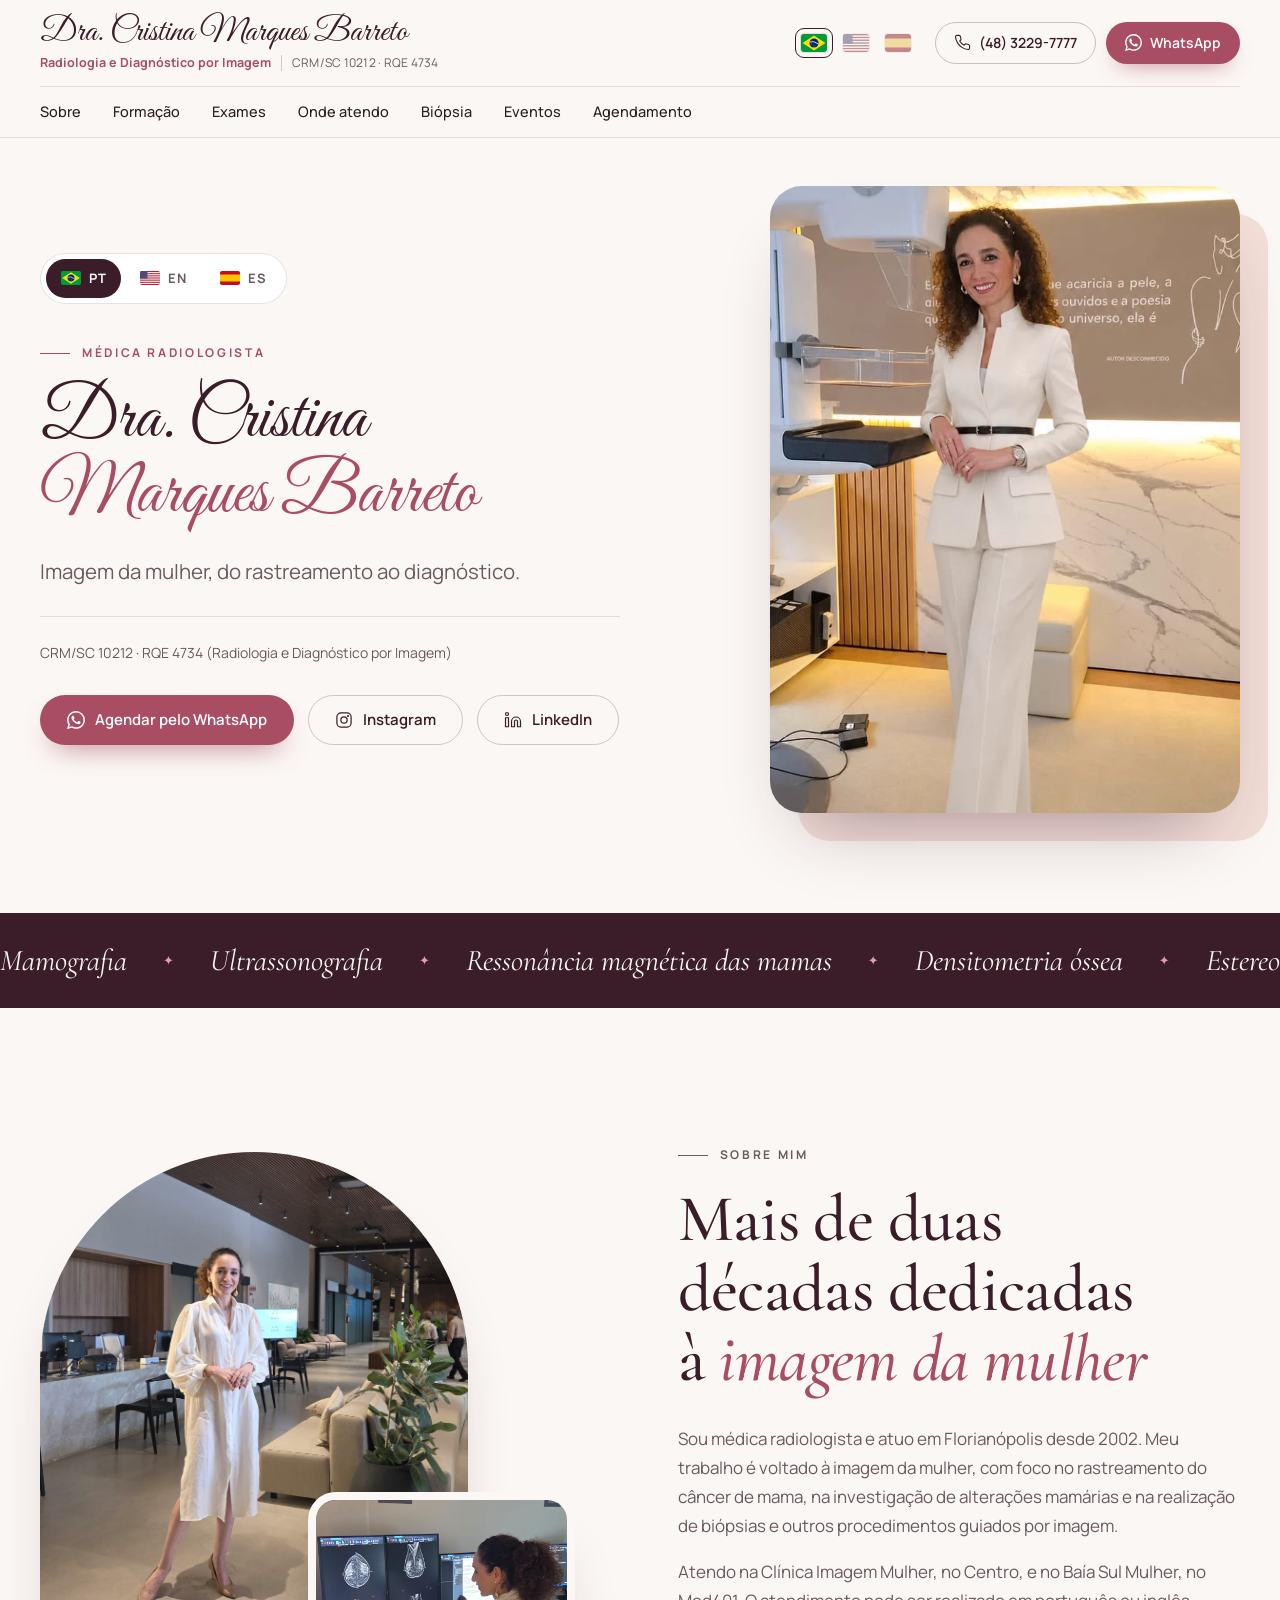
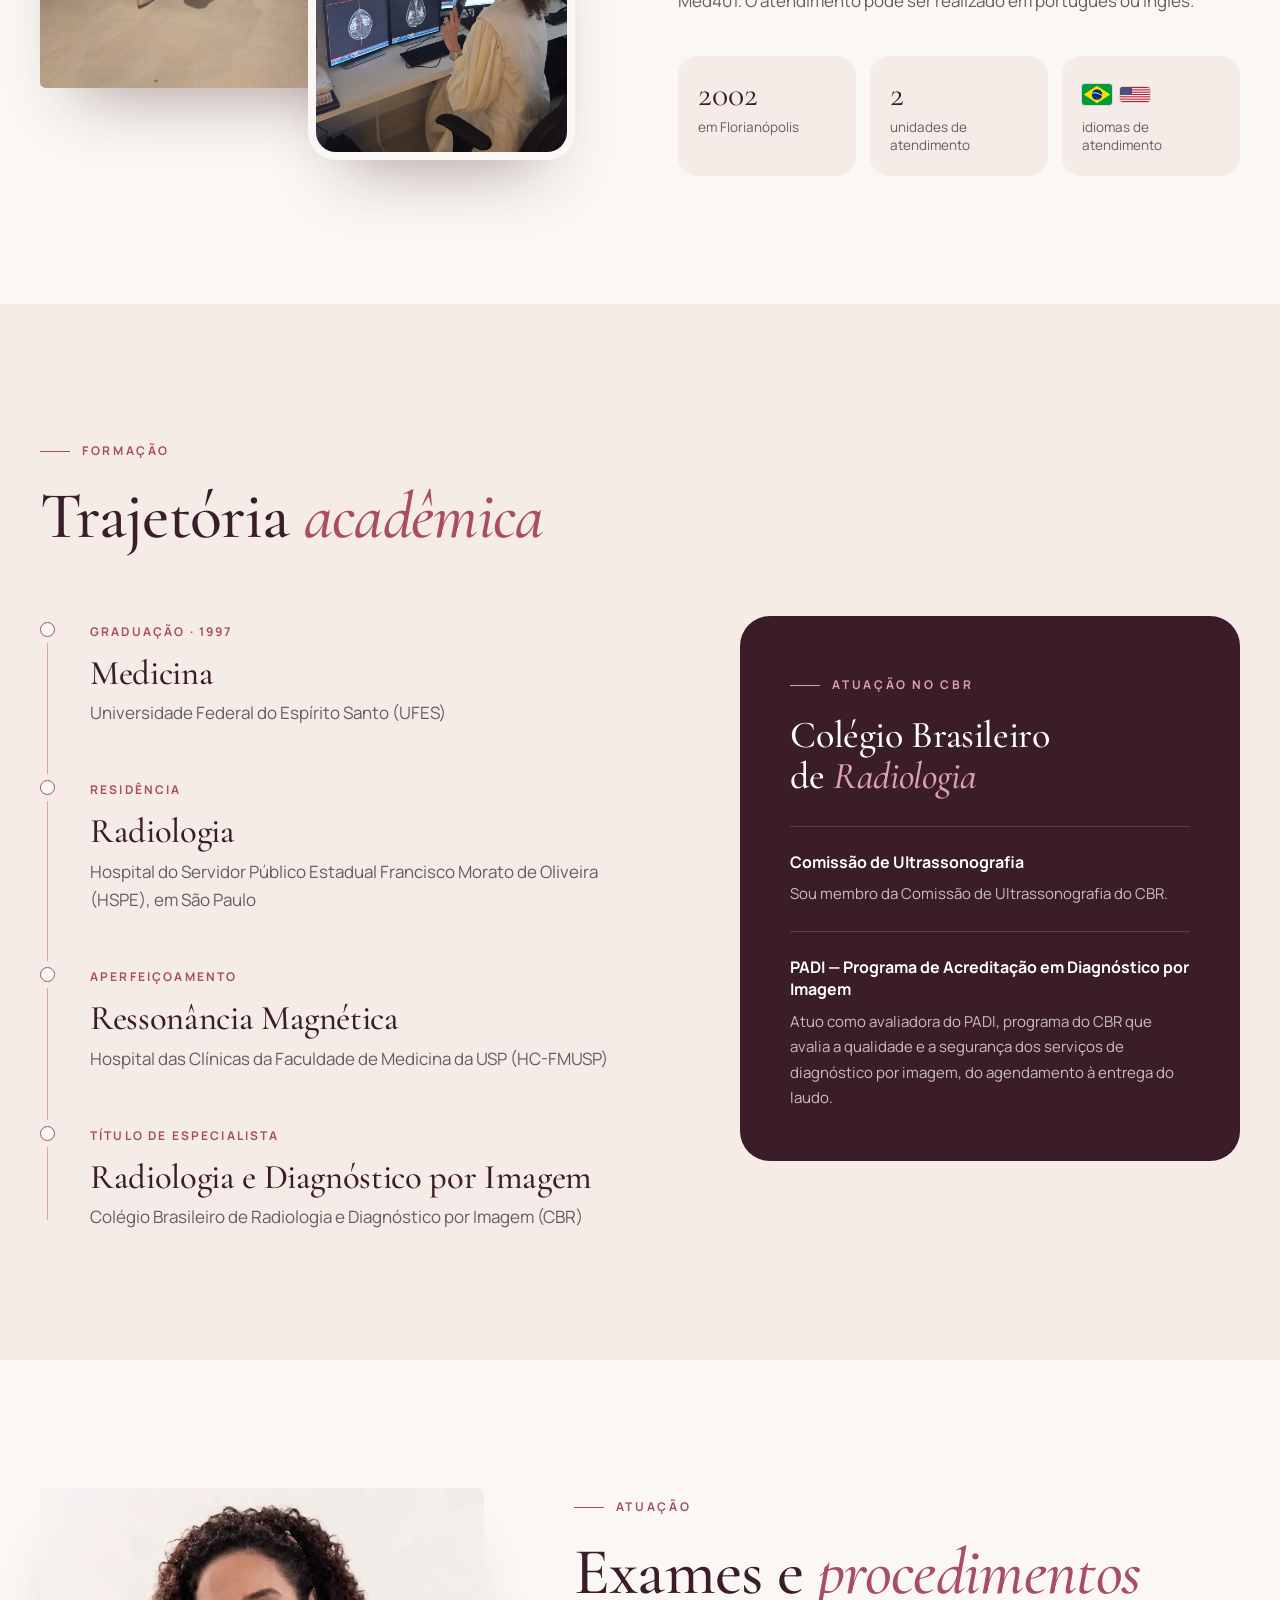
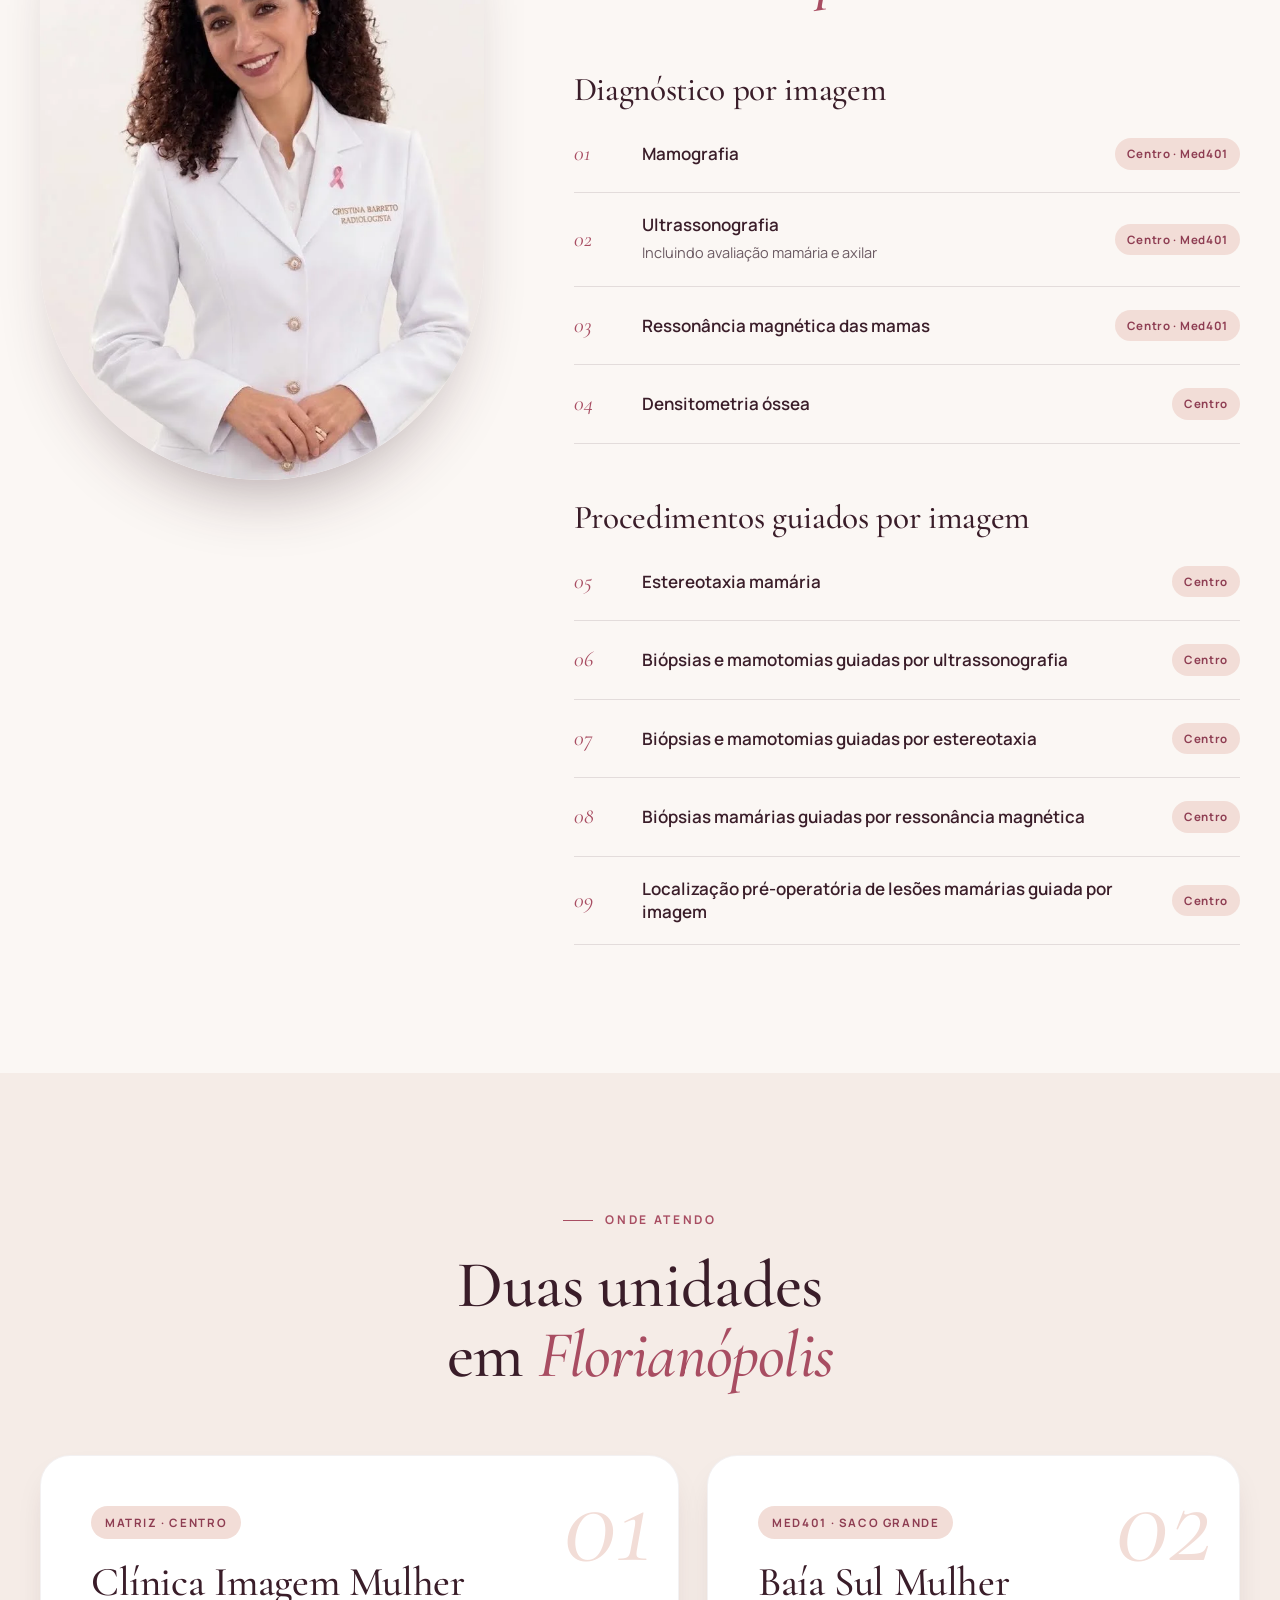
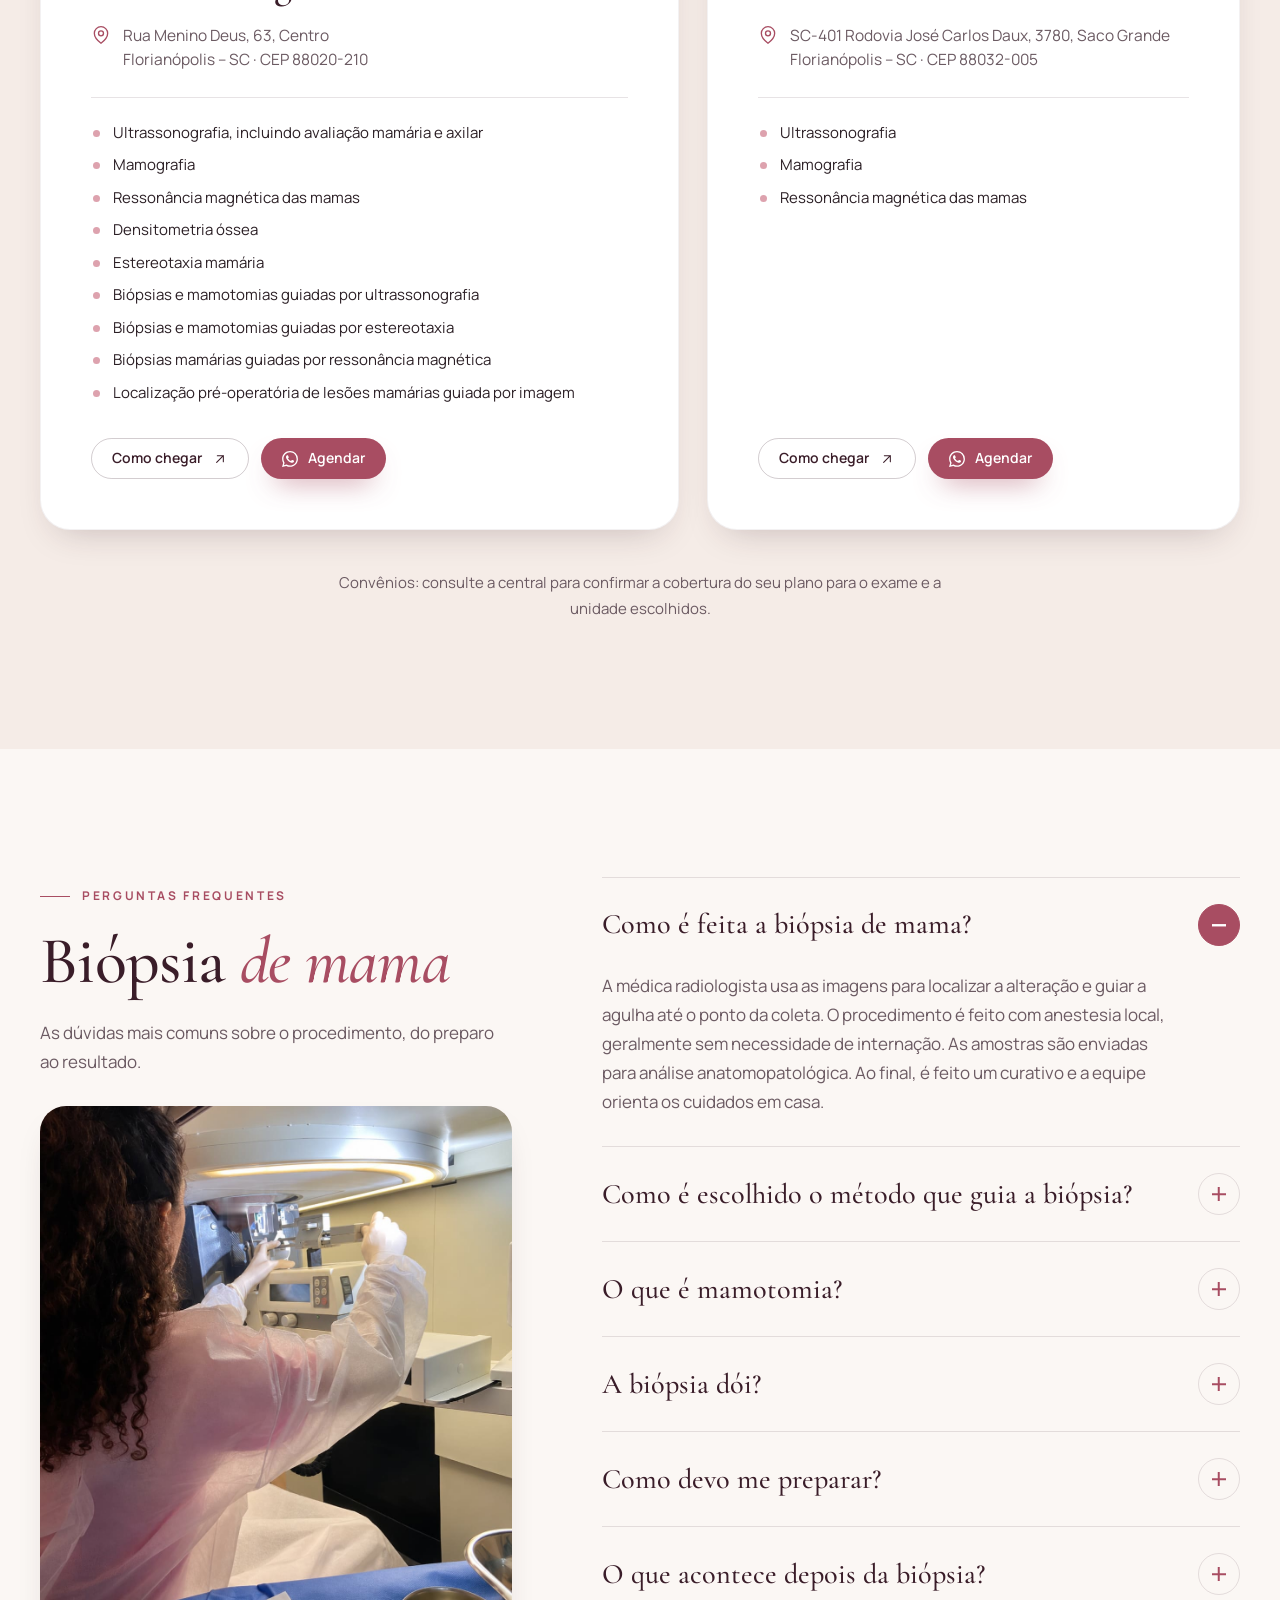
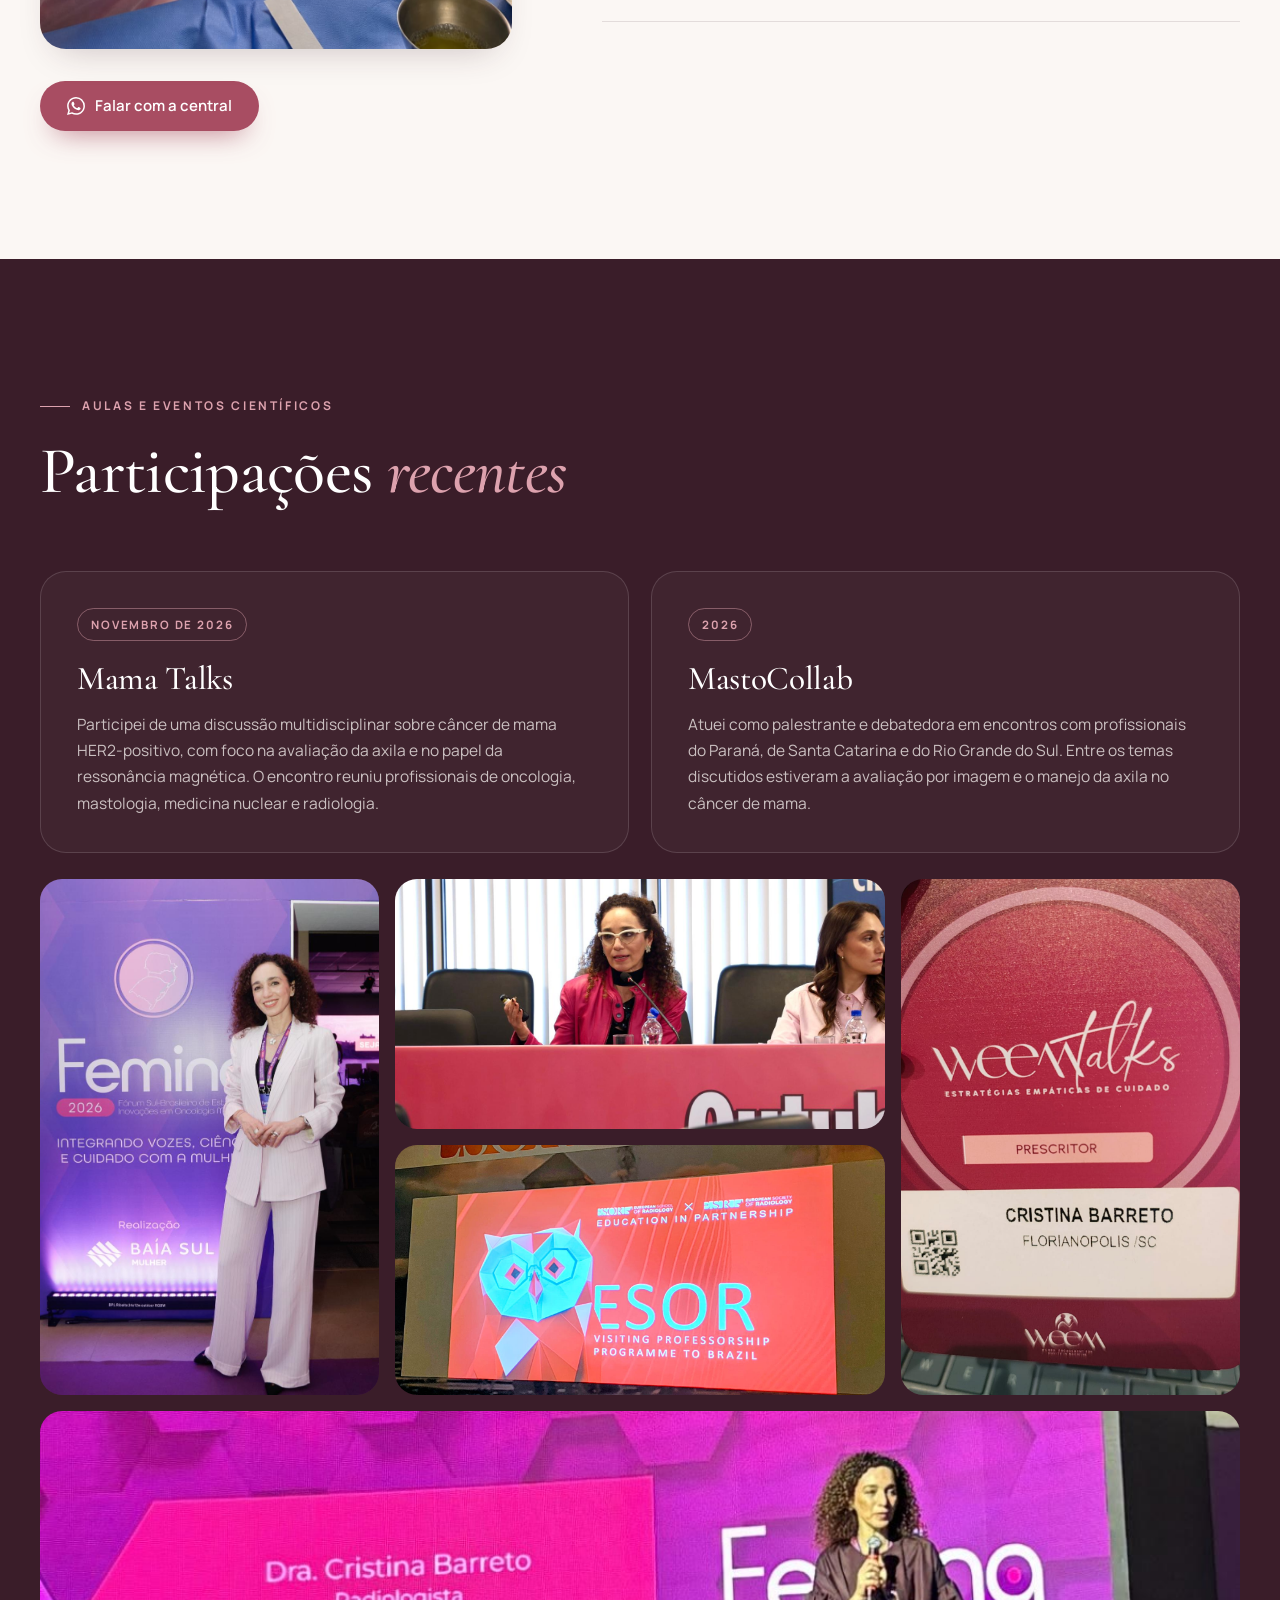
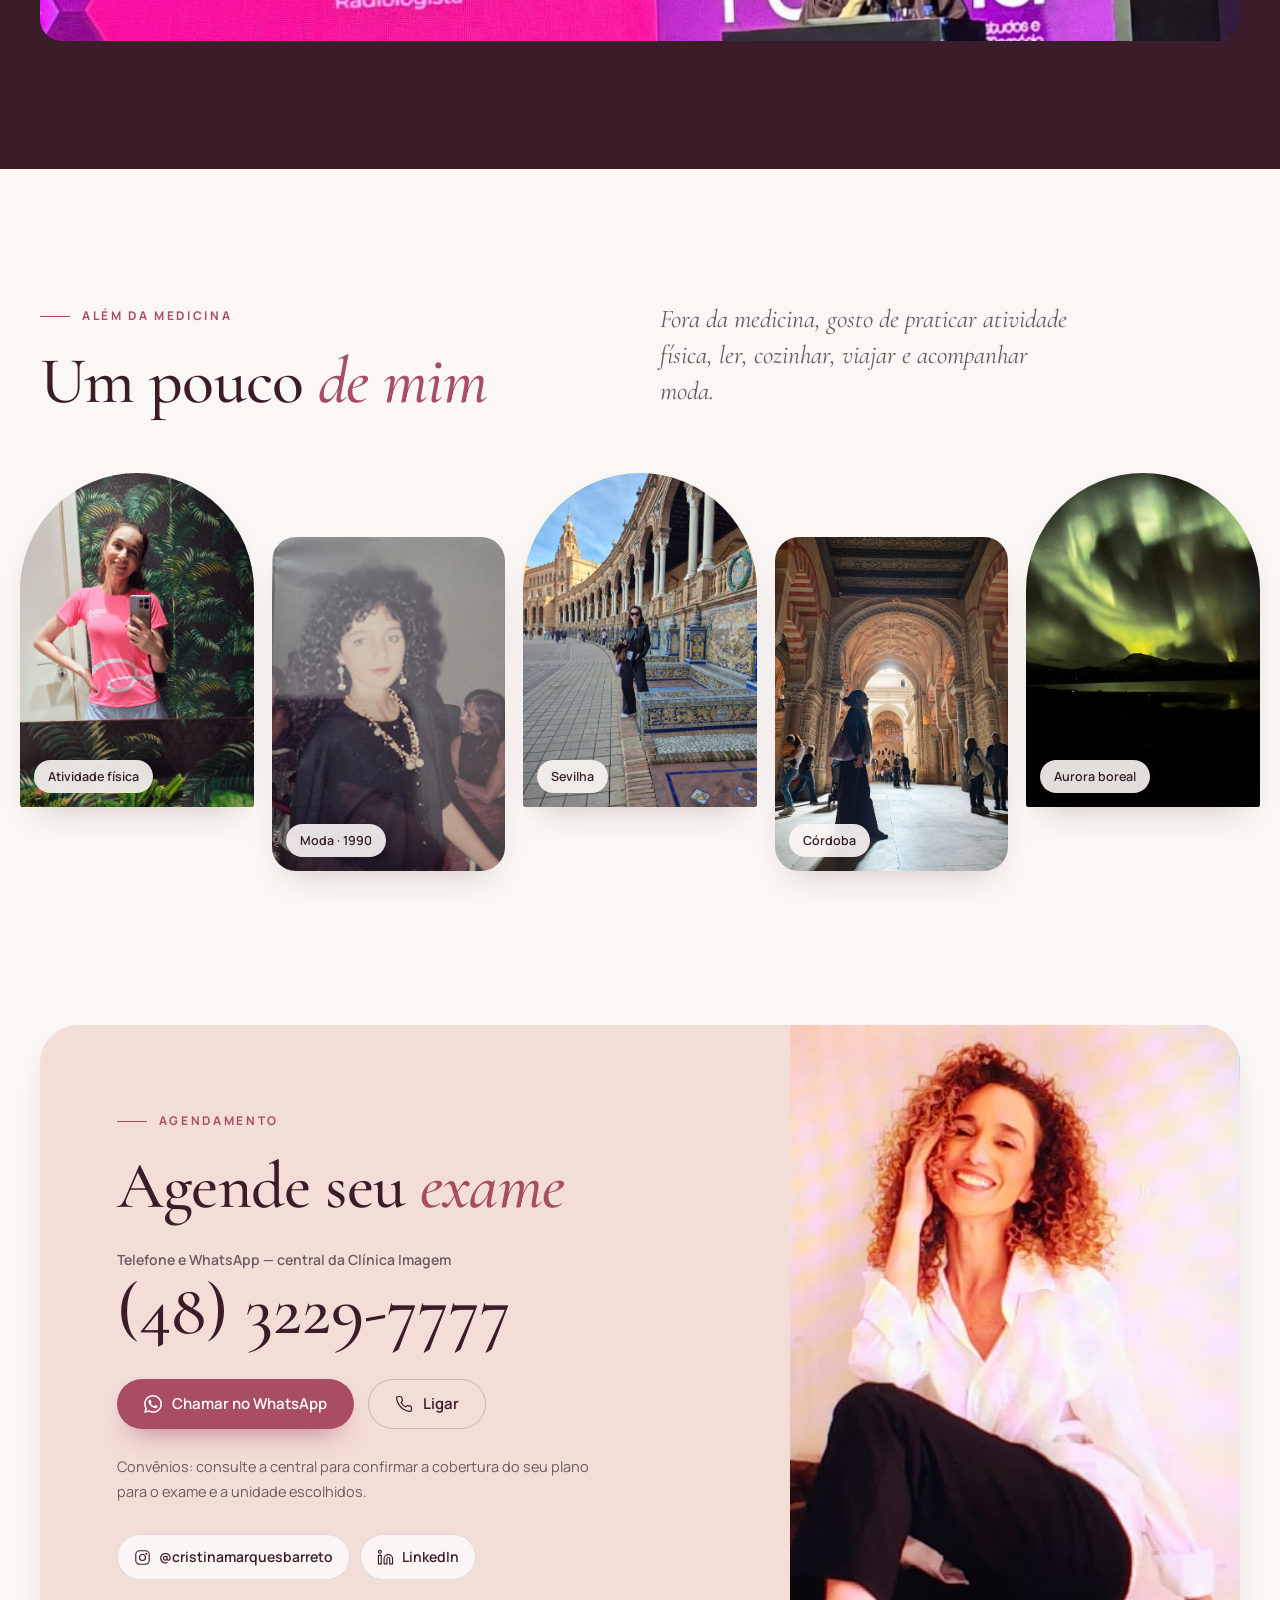
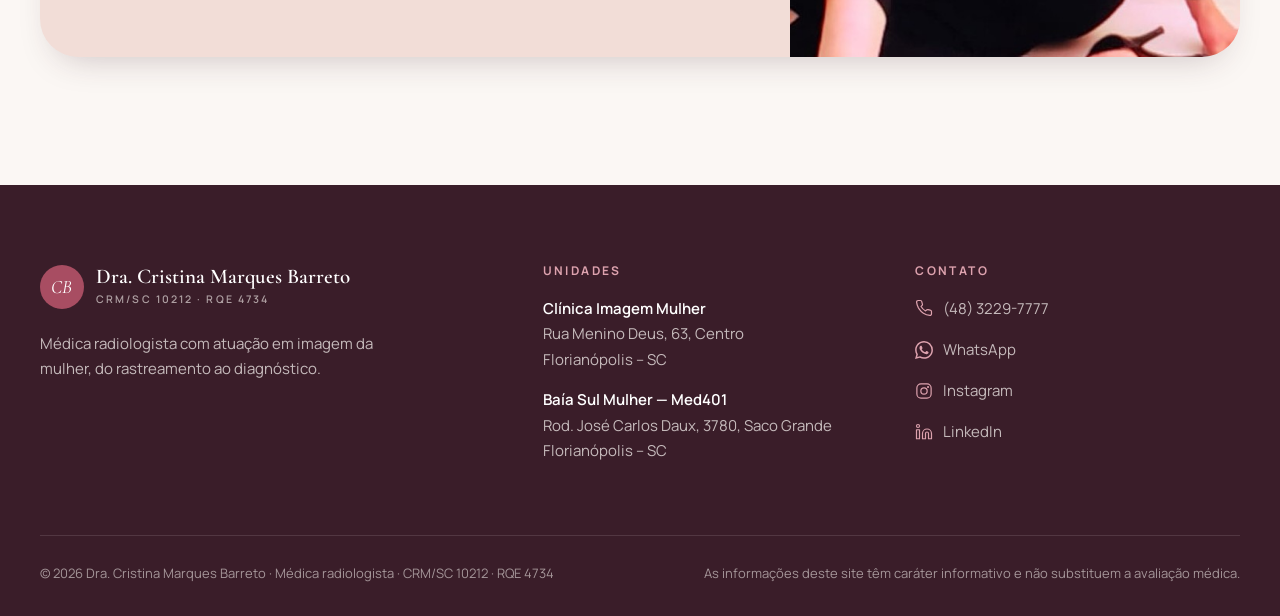
<file: index.html>
<!doctype html>
<html lang="pt-BR">
<head>
  <meta charset="utf-8">
  <meta name="viewport" content="width=device-width, initial-scale=1">
  <title>Dra. Cristina Marques Barreto · Radiologista em Florianópolis | Imagem da Mulher</title>
  <meta name="description" content="Médica radiologista em Florianópolis desde 2002, com atuação em imagem da mulher: mamografia, ultrassonografia, ressonância magnética das mamas, biópsias e procedimentos guiados por imagem. CRM/SC 10212 · RQE 4734.">
  <meta name="theme-color" content="#FBF7F4">

  <!-- Open Graph (troque a URL da imagem pelo endereço absoluto depois de publicar) -->
  <meta property="og:type" content="website">
  <meta property="og:locale" content="pt_BR">
  <meta property="og:title" content="Dra. Cristina Marques Barreto · Médica Radiologista">
  <meta property="og:description" content="Imagem da mulher, do rastreamento ao diagnóstico. Florianópolis – SC.">
  <meta property="og:image" content="assets/img/retrato-noite.jpg">

  <!-- Versões em outros idiomas (troque pelo endereço completo do domínio ao publicar) -->
  <link rel="alternate" hreflang="pt-BR" href="index.html">
  <link rel="alternate" hreflang="en" href="en/index.html">
  <link rel="alternate" hreflang="es" href="es/index.html">

  <link rel="icon" href="assets/img/favicon.svg" type="image/svg+xml">
  <link rel="preconnect" href="https://fonts.googleapis.com">
  <link rel="preconnect" href="https://fonts.gstatic.com" crossorigin>
  <link href="https://fonts.googleapis.com/css2?family=Cormorant+Garamond:ital,wght@0,400;0,500;0,600;1,400;1,500&family=Manrope:wght@400;500;600;700&family=Great+Vibes&display=swap" rel="stylesheet">
  <link rel="stylesheet" href="assets/css/style.css">
  <script>document.documentElement.classList.add('js');</script>

  <script type="application/ld+json">
  {
    "@context": "https://schema.org",
    "@type": "Physician",
    "name": "Dra. Cristina Marques Barreto",
    "description": "Médica radiologista com atuação em imagem da mulher, do rastreamento ao diagnóstico.",
    "medicalSpecialty": "Radiography",
    "telephone": "+55-48-3229-7777",
    "knowsLanguage": ["pt-BR", "en"],
    "image": "assets/img/retrato-noite.jpg",
    "sameAs": [
      "https://www.instagram.com/cristinamarquesbarreto/",
      "https://br.linkedin.com/in/cristina-barreto-1083301a4"
    ],
    "location": [
      {
        "@type": "MedicalClinic",
        "name": "Clínica Imagem Mulher",
        "address": {
          "@type": "PostalAddress",
          "streetAddress": "Rua Menino Deus, 63, Centro",
          "addressLocality": "Florianópolis",
          "addressRegion": "SC",
          "postalCode": "88020-210",
          "addressCountry": "BR"
        }
      },
      {
        "@type": "MedicalClinic",
        "name": "Baía Sul Mulher — Med401",
        "address": {
          "@type": "PostalAddress",
          "streetAddress": "SC-401 Rodovia José Carlos Daux, 3780, Saco Grande",
          "addressLocality": "Florianópolis",
          "addressRegion": "SC",
          "postalCode": "88032-005",
          "addressCountry": "BR"
        }
      }
    ]
  }
  </script>
</head>
<body>

  <!-- Ícones -->
  <svg width="0" height="0" style="position:absolute" aria-hidden="true">
    <symbol id="i-wa" viewBox="0 0 24 24"><path fill="currentColor" d="M17.47 14.38c-.3-.15-1.76-.87-2.03-.97-.27-.1-.47-.15-.67.15-.2.3-.77.97-.94 1.16-.17.2-.35.22-.64.08-.3-.15-1.26-.46-2.39-1.48-.88-.79-1.48-1.76-1.65-2.06-.17-.3-.02-.46.13-.6.13-.14.3-.35.45-.52.15-.18.2-.3.3-.5.1-.2.05-.37-.03-.52-.07-.15-.67-1.61-.92-2.2-.24-.58-.48-.5-.67-.51h-.57c-.2 0-.52.07-.8.37-.27.3-1.04 1.02-1.04 2.48s1.07 2.88 1.21 3.07c.15.2 2.1 3.2 5.08 4.49.71.3 1.26.49 1.7.63.71.22 1.36.19 1.87.12.57-.09 1.76-.72 2-1.42.25-.7.25-1.29.18-1.41-.08-.13-.27-.2-.57-.35m-5.42 7.4h-.01a9.87 9.87 0 0 1-5.03-1.37l-.36-.22-3.74.99 1-3.65-.24-.37a9.86 9.86 0 0 1-1.51-5.26c0-5.45 4.44-9.88 9.89-9.88 2.64 0 5.12 1.03 6.99 2.9a9.83 9.83 0 0 1 2.89 6.99c0 5.45-4.44 9.88-9.88 9.88m8.41-18.3A11.82 11.82 0 0 0 12.05 0C5.5 0 .16 5.34.16 11.89c0 2.1.55 4.14 1.59 5.95L.06 24l6.3-1.65a11.88 11.88 0 0 0 5.68 1.45h.01c6.55 0 11.89-5.34 11.89-11.89a11.82 11.82 0 0 0-3.48-8.41z"/></symbol>
    <symbol id="i-phone" viewBox="0 0 24 24"><path fill="none" stroke="currentColor" stroke-width="1.6" stroke-linecap="round" stroke-linejoin="round" d="M22 16.92v3a2 2 0 0 1-2.18 2 19.79 19.79 0 0 1-8.63-3.07 19.5 19.5 0 0 1-6-6 19.79 19.79 0 0 1-3.07-8.67A2 2 0 0 1 4.11 2h3a2 2 0 0 1 2 1.72c.13.96.36 1.9.7 2.81a2 2 0 0 1-.45 2.11L8.09 9.91a16 16 0 0 0 6 6l1.27-1.27a2 2 0 0 1 2.11-.45c.91.34 1.85.57 2.81.7A2 2 0 0 1 22 16.92z"/></symbol>
    <symbol id="i-pin" viewBox="0 0 24 24"><g fill="none" stroke="currentColor" stroke-width="1.6" stroke-linecap="round" stroke-linejoin="round"><path d="M20 10c0 6-8 12-8 12s-8-6-8-12a8 8 0 0 1 16 0Z"/><circle cx="12" cy="10" r="3"/></g></symbol>
    <symbol id="i-arrow" viewBox="0 0 24 24"><path fill="none" stroke="currentColor" stroke-width="1.6" stroke-linecap="round" stroke-linejoin="round" d="M7 17 17 7M8 7h9v9"/></symbol>
    <symbol id="i-insta" viewBox="0 0 24 24"><g fill="none" stroke="currentColor" stroke-width="1.6" stroke-linecap="round" stroke-linejoin="round"><rect x="2.5" y="2.5" width="19" height="19" rx="5.5"/><circle cx="12" cy="12" r="4.2"/><circle cx="17.4" cy="6.6" r=".6" fill="currentColor"/></g></symbol>
    <symbol id="i-linkedin" viewBox="0 0 24 24"><g fill="none" stroke="currentColor" stroke-width="1.6" stroke-linecap="round" stroke-linejoin="round"><path d="M16 8a6 6 0 0 1 6 6v7h-4v-7a2 2 0 0 0-4 0v7h-4v-7a6 6 0 0 1 6-6z"/><rect x="2" y="9" width="4" height="12"/><circle cx="4" cy="4" r="2"/></g></symbol>
    <symbol id="i-globe" viewBox="0 0 24 24"><g fill="none" stroke="currentColor" stroke-width="1.6" stroke-linecap="round" stroke-linejoin="round"><circle cx="12" cy="12" r="10"/><path d="M2 12h20M12 2a15.3 15.3 0 0 1 4 10 15.3 15.3 0 0 1-4 10 15.3 15.3 0 0 1-4-10 15.3 15.3 0 0 1 4-10z"/></g></symbol>
    <symbol id="i-star" viewBox="0 0 24 24"><path fill="currentColor" d="M12 2.6l2.9 6 6.6.9-4.8 4.6 1.2 6.5L12 17.5l-5.9 3.1 1.2-6.5-4.8-4.6 6.6-.9z"/></symbol>
  </svg>

  <a class="skip-link" href="#conteudo">Pular para o conteúdo</a>

  <!-- ============ CABEÇALHO ============ -->
  <header class="site-header">
    <div class="container">
      <div class="hdr-top">
        <a href="#inicio" class="hdr-id" aria-label="Dra. Cristina Marques Barreto — início">
          <span class="hdr-name">Dra. Cristina Marques Barreto</span>
          <span class="hdr-meta">
            <span class="hdr-spec">Radiologia e Diagnóstico por Imagem</span>
            <span class="hdr-crm">CRM/SC 10212 · RQE 4734</span>
          </span>
        </a>

        <div class="hdr-actions">
          <nav class="lang" aria-label="Idioma">
            <a href="index.html" hreflang="pt-BR" lang="pt-BR" title="Português" aria-current="page"><img src="assets/img/flags/br.svg" width="26" height="18" alt="Português"></a>
            <a href="en/index.html" hreflang="en" lang="en" title="English"><img src="assets/img/flags/us.svg" width="26" height="18" alt="English"></a>
            <a href="es/index.html" hreflang="es" lang="es" title="Español"><img src="assets/img/flags/es.svg" width="26" height="18" alt="Español"></a>
          </nav>
          <div class="hdr-contact">
            <a class="pill pill-outline" href="tel:+554832297777" aria-label="Ligar para (48) 3229-7777">
              <svg aria-hidden="true"><use href="#i-phone"/></svg>
              <span class="pill-long">(48) 3229-7777</span><span class="pill-short">Ligar</span>
            </a>
            <a class="pill pill-wa" href="https://wa.me/554832297777?text=Ol%C3%A1%2C%20gostaria%20de%20agendar%20um%20exame%20com%20a%20Dra.%20Cristina%20Marques%20Barreto." target="_blank" rel="noopener">
              <svg aria-hidden="true"><use href="#i-wa"/></svg> WhatsApp
            </a>
          </div>
        </div>
      </div>

      <nav class="nav" aria-label="Navegação principal">
        <ul>
          <li><a href="#sobre">Sobre</a></li>
          <li><a href="#formacao">Formação</a></li>
          <li><a href="#exames">Exames</a></li>
          <li><a href="#onde-atendo">Onde atendo</a></li>
          <li><a href="#biopsia">Biópsia</a></li>
          <li><a href="#eventos">Eventos</a></li>
          <li><a href="#agendar">Agendamento</a></li>
        </ul>
      </nav>
    </div>
  </header>

  <main id="conteudo">

    <!-- ============ HERO ============ -->
    <section class="hero" id="inicio">
      <div class="container hero-grid">
        <div class="hero-copy">
          <nav class="lang-switch reveal" aria-label="Idioma">
            <a href="index.html" hreflang="pt-BR" lang="pt-BR" aria-current="page"><img src="assets/img/flags/br.svg" width="20" height="14" alt=""> PT</a>
            <a href="en/index.html" hreflang="en" lang="en"><img src="assets/img/flags/us.svg" width="20" height="14" alt=""> EN</a>
            <a href="es/index.html" hreflang="es" lang="es"><img src="assets/img/flags/es.svg" width="20" height="14" alt=""> ES</a>
          </nav>
          <p class="eyebrow reveal" style="--d:.06s">Médica Radiologista</p>
          <h1 class="reveal" style="--d:.1s">Dra. Cristina<em>Marques Barreto</em></h1>
          <p class="hero-phrase reveal" style="--d:.16s">Imagem da mulher, do rastreamento ao diagnóstico.</p>
          <p class="hero-reg reveal" style="--d:.2s">CRM/SC 10212 · RQE 4734 (Radiologia e Diagnóstico por Imagem)</p>
          <div class="hero-actions reveal" style="--d:.24s">
            <a class="btn btn-primary" href="https://wa.me/554832297777?text=Ol%C3%A1%2C%20gostaria%20de%20agendar%20um%20exame%20com%20a%20Dra.%20Cristina%20Marques%20Barreto." target="_blank" rel="noopener">
              <svg aria-hidden="true"><use href="#i-wa"/></svg> Agendar pelo WhatsApp
            </a>
            <a class="btn btn-ghost" href="https://www.instagram.com/cristinamarquesbarreto/" target="_blank" rel="noopener">
              <svg aria-hidden="true"><use href="#i-insta"/></svg> Instagram
            </a>
            <a class="btn btn-ghost" href="https://br.linkedin.com/in/cristina-barreto-1083301a4" target="_blank" rel="noopener">
              <svg aria-hidden="true"><use href="#i-linkedin"/></svg> LinkedIn
            </a>
          </div>
        </div>

        <figure class="hero-photo reveal" style="--d:.12s">
          <img src="assets/img/retrato-conjunto.webp" width="750" height="1000" fetchpriority="high"
               alt="Dra. Cristina Marques Barreto sorrindo, de conjunto branco, ao lado do mamógrafo">
        </figure>
      </div>
    </section>

    <!-- ============ FAIXA ============ -->
    <div class="marquee" role="presentation">
      <div class="marquee-track">
        <div class="marquee-group">
          <span>Mamografia</span><i>✦</i>
          <span>Ultrassonografia</span><i>✦</i>
          <span>Ressonância magnética das mamas</span><i>✦</i>
          <span>Densitometria óssea</span><i>✦</i>
          <span>Estereotaxia mamária</span><i>✦</i>
          <span>Biópsias guiadas por imagem</span><i>✦</i>
          <span>Mamotomia</span><i>✦</i>
          <span>Localização pré-operatória</span><i>✦</i>
        </div>
        <div class="marquee-group" aria-hidden="true">
          <span>Mamografia</span><i>✦</i>
          <span>Ultrassonografia</span><i>✦</i>
          <span>Ressonância magnética das mamas</span><i>✦</i>
          <span>Densitometria óssea</span><i>✦</i>
          <span>Estereotaxia mamária</span><i>✦</i>
          <span>Biópsias guiadas por imagem</span><i>✦</i>
          <span>Mamotomia</span><i>✦</i>
          <span>Localização pré-operatória</span><i>✦</i>
        </div>
      </div>
    </div>

    <!-- ============ SOBRE ============ -->
    <section class="section about" id="sobre">
      <div class="container about-grid">
        <div class="about-visual reveal">
          <figure class="about-main">
            <img src="assets/img/recepcao.jpg" width="900" height="1600" loading="lazy" decoding="async"
                 alt="Dra. Cristina Marques Barreto de vestido branco na recepção da clínica">
          </figure>
          <figure class="about-small">
            <img src="assets/img/estacao-de-laudos.jpg" width="900" height="1600" loading="lazy" decoding="async"
                 alt="Dra. Cristina analisando imagens de mamografia na estação de laudos">
          </figure>
        </div>

        <div class="about-copy">
          <p class="eyebrow reveal">Sobre mim</p>
          <h2 class="reveal" style="--d:.06s">Mais de duas décadas dedicadas à <em>imagem da mulher</em></h2>
          <p class="reveal" style="--d:.12s">Sou médica radiologista e atuo em Florianópolis desde 2002. Meu trabalho é voltado à imagem da mulher, com foco no rastreamento do câncer de mama, na investigação de alterações mamárias e na realização de biópsias e outros procedimentos guiados por imagem.</p>
          <p class="reveal" style="--d:.18s">Atendo na Clínica Imagem Mulher, no Centro, e no Baía Sul Mulher, no Med401. O atendimento pode ser realizado em português ou inglês.</p>
          <ul class="about-facts reveal" style="--d:.24s">
            <li><span class="num">2002</span>em Florianópolis</li>
            <li><span class="num">2</span>unidades de atendimento</li>
            <li><span class="num flags"><img src="assets/img/flags/br.svg" width="30" height="21" alt="Português"><img src="assets/img/flags/us.svg" width="30" height="21" alt="English"></span>idiomas de atendimento</li>
          </ul>
        </div>
      </div>
    </section>

    <!-- ============ FORMAÇÃO + CBR ============ -->
    <section class="section formacao" id="formacao">
      <div class="container">
        <header class="section-head">
          <p class="eyebrow reveal">Formação</p>
          <h2 class="reveal" style="--d:.06s">Trajetória <em>acadêmica</em></h2>
        </header>

        <div class="formacao-grid">
          <ol class="timeline">
            <li class="reveal">
              <span class="tl-tag">Graduação · 1997</span>
              <h3>Medicina</h3>
              <p>Universidade Federal do Espírito Santo (UFES)</p>
            </li>
            <li class="reveal">
              <span class="tl-tag">Residência</span>
              <h3>Radiologia</h3>
              <p>Hospital do Servidor Público Estadual Francisco Morato de Oliveira (HSPE), em São Paulo</p>
            </li>
            <li class="reveal">
              <span class="tl-tag">Aperfeiçoamento</span>
              <h3>Ressonância Magnética</h3>
              <p>Hospital das Clínicas da Faculdade de Medicina da USP (HC-FMUSP)</p>
            </li>
            <li class="reveal">
              <span class="tl-tag">Título de especialista</span>
              <h3>Radiologia e Diagnóstico por Imagem</h3>
              <p>Colégio Brasileiro de Radiologia e Diagnóstico por Imagem (CBR)</p>
            </li>
          </ol>

          <aside class="cbr-card reveal" aria-labelledby="cbr-title">
            <p class="eyebrow light">Atuação no CBR</p>
            <h3 id="cbr-title">Colégio Brasileiro de <em>Radiologia</em></h3>
            <div class="cbr-item">
              <h4>Comissão de Ultrassonografia</h4>
              <p>Sou membro da Comissão de Ultrassonografia do CBR.</p>
            </div>
            <div class="cbr-item">
              <h4>PADI — Programa de Acreditação em Diagnóstico por Imagem</h4>
              <p>Atuo como avaliadora do PADI, programa do CBR que avalia a qualidade e a segurança dos serviços de diagnóstico por imagem, do agendamento à entrega do laudo.</p>
            </div>
          </aside>
        </div>
      </div>
    </section>

    <!-- ============ EXAMES ============ -->
    <section class="section exames" id="exames">
      <div class="container exames-grid">
        <figure class="exames-photo reveal">
          <img src="assets/img/retrato-claro.webp" width="716" height="896" loading="lazy" decoding="async"
               alt="Dra. Cristina de jaleco branco, sorrindo">
        </figure>

        <div class="exames-content">
          <header class="section-head">
            <p class="eyebrow reveal">Atuação</p>
            <h2 class="reveal" style="--d:.06s">Exames e <em>procedimentos</em></h2>
          </header>

          <div class="ex-group reveal">
            <h3>Diagnóstico por imagem</h3>
            <ol class="ex-list">
              <li><span class="ex-n">01</span><div><h4>Mamografia</h4></div><span class="ex-where">Centro · Med401</span></li>
              <li><span class="ex-n">02</span><div><h4>Ultrassonografia</h4><p>Incluindo avaliação mamária e axilar</p></div><span class="ex-where">Centro · Med401</span></li>
              <li><span class="ex-n">03</span><div><h4>Ressonância magnética das mamas</h4></div><span class="ex-where">Centro · Med401</span></li>
              <li><span class="ex-n">04</span><div><h4>Densitometria óssea</h4></div><span class="ex-where">Centro</span></li>
            </ol>
          </div>

          <div class="ex-group reveal">
            <h3>Procedimentos guiados por imagem</h3>
            <ol class="ex-list">
              <li><span class="ex-n">05</span><div><h4>Estereotaxia mamária</h4></div><span class="ex-where">Centro</span></li>
              <li><span class="ex-n">06</span><div><h4>Biópsias e mamotomias guiadas por ultrassonografia</h4></div><span class="ex-where">Centro</span></li>
              <li><span class="ex-n">07</span><div><h4>Biópsias e mamotomias guiadas por estereotaxia</h4></div><span class="ex-where">Centro</span></li>
              <li><span class="ex-n">08</span><div><h4>Biópsias mamárias guiadas por ressonância magnética</h4></div><span class="ex-where">Centro</span></li>
              <li><span class="ex-n">09</span><div><h4>Localização pré-operatória de lesões mamárias guiada por imagem</h4></div><span class="ex-where">Centro</span></li>
            </ol>
          </div>
        </div>
      </div>
    </section>

    <!-- ============ ONDE ATENDO ============ -->
    <section class="section locais" id="onde-atendo">
      <div class="container">
        <header class="section-head center">
          <p class="eyebrow reveal">Onde atendo</p>
          <h2 class="reveal" style="--d:.06s">Duas unidades em <em>Florianópolis</em></h2>
        </header>

        <div class="locais-grid">
          <article class="local-card reveal" data-mark="01">
            <span class="local-tag">Matriz · Centro</span>
            <h3>Clínica Imagem Mulher</h3>
            <p class="local-addr">
              <svg aria-hidden="true"><use href="#i-pin"/></svg>
              <span>Rua Menino Deus, 63, Centro<br>Florianópolis – SC · CEP 88020-210</span>
            </p>
            <ul class="local-list">
              <li>Ultrassonografia, incluindo avaliação mamária e axilar</li>
              <li>Mamografia</li>
              <li>Ressonância magnética das mamas</li>
              <li>Densitometria óssea</li>
              <li>Estereotaxia mamária</li>
              <li>Biópsias e mamotomias guiadas por ultrassonografia</li>
              <li>Biópsias e mamotomias guiadas por estereotaxia</li>
              <li>Biópsias mamárias guiadas por ressonância magnética</li>
              <li>Localização pré-operatória de lesões mamárias guiada por imagem</li>
            </ul>
            <div class="local-actions">
              <a class="btn btn-ghost btn-sm" href="https://www.google.com/maps/search/?api=1&amp;query=Rua%20Menino%20Deus%2C%2063%2C%20Centro%2C%20Florian%C3%B3polis%20-%20SC%2C%2088020-210" target="_blank" rel="noopener">
                Como chegar <svg aria-hidden="true"><use href="#i-arrow"/></svg>
              </a>
              <a class="btn btn-primary btn-sm" href="https://wa.me/554832297777?text=Ol%C3%A1%2C%20gostaria%20de%20agendar%20um%20exame%20com%20a%20Dra.%20Cristina%20na%20Cl%C3%ADnica%20Imagem%20Mulher%20(Centro)." target="_blank" rel="noopener">
                <svg aria-hidden="true"><use href="#i-wa"/></svg> Agendar
              </a>
            </div>
          </article>

          <article class="local-card reveal" style="--d:.1s" data-mark="02">
            <span class="local-tag">Med401 · Saco Grande</span>
            <h3>Baía Sul Mulher</h3>
            <p class="local-addr">
              <svg aria-hidden="true"><use href="#i-pin"/></svg>
              <span>SC-401 Rodovia José Carlos Daux, 3780, Saco Grande<br>Florianópolis – SC · CEP 88032-005</span>
            </p>
            <ul class="local-list">
              <li>Ultrassonografia</li>
              <li>Mamografia</li>
              <li>Ressonância magnética das mamas</li>
            </ul>
            <div class="local-actions">
              <a class="btn btn-ghost btn-sm" href="https://www.google.com/maps/search/?api=1&amp;query=Rodovia%20Jos%C3%A9%20Carlos%20Daux%2C%203780%2C%20Saco%20Grande%2C%20Florian%C3%B3polis%20-%20SC%2C%2088032-005" target="_blank" rel="noopener">
                Como chegar <svg aria-hidden="true"><use href="#i-arrow"/></svg>
              </a>
              <a class="btn btn-primary btn-sm" href="https://wa.me/554832297777?text=Ol%C3%A1%2C%20gostaria%20de%20agendar%20um%20exame%20com%20a%20Dra.%20Cristina%20no%20Ba%C3%ADa%20Sul%20Mulher%20(Med401)." target="_blank" rel="noopener">
                <svg aria-hidden="true"><use href="#i-wa"/></svg> Agendar
              </a>
            </div>
          </article>
        </div>

        <p class="locais-note reveal">Convênios: consulte a central para confirmar a cobertura do seu plano para o exame e a unidade escolhidos.</p>
      </div>
    </section>

    <!-- ============ FAQ BIÓPSIA ============ -->
    <section class="section faq" id="biopsia">
      <div class="container faq-grid">
        <div class="faq-aside">
          <p class="eyebrow reveal">Perguntas frequentes</p>
          <h2 class="reveal" style="--d:.06s">Biópsia <em>de mama</em></h2>
          <p class="reveal" style="--d:.12s">As dúvidas mais comuns sobre o procedimento, do preparo ao resultado.</p>
          <figure class="faq-figure reveal" style="--d:.18s">
            <img src="assets/img/biopsia-procedimento.jpg" width="1086" height="1448" loading="lazy" decoding="async"
                 alt="Dra. Cristina realizando um procedimento de biópsia guiada no equipamento de mamografia">
          </figure>
          <a class="btn btn-primary reveal" style="--d:.24s" href="https://wa.me/554832297777?text=Ol%C3%A1%2C%20tenho%20uma%20d%C3%BAvida%20sobre%20bi%C3%B3psia%20de%20mama." target="_blank" rel="noopener">
            <svg aria-hidden="true"><use href="#i-wa"/></svg> Falar com a central
          </a>
        </div>

        <div class="faq-list">
          <details class="faq-item reveal" name="faq" open>
            <summary>Como é feita a biópsia de mama?<span class="faq-icon" aria-hidden="true"></span></summary>
            <div class="faq-body"><p>A médica radiologista usa as imagens para localizar a alteração e guiar a agulha até o ponto da coleta. O procedimento é feito com anestesia local, geralmente sem necessidade de internação. As amostras são enviadas para análise anatomopatológica. Ao final, é feito um curativo e a equipe orienta os cuidados em casa.</p></div>
          </details>
          <details class="faq-item reveal" name="faq">
            <summary>Como é escolhido o método que guia a biópsia?<span class="faq-icon" aria-hidden="true"></span></summary>
            <div class="faq-body"><p>A escolha depende de como a alteração aparece nas imagens. Quando ela é bem visível no ultrassom, a coleta pode ser acompanhada em tempo real. A estereotaxia usa imagens de mamografia obtidas em ângulos diferentes e é usada com frequência para investigar microcalcificações. A ressonância com contraste pode guiar a biópsia quando uma alteração suspeita aparece nesse exame e não pode ser localizada com segurança pelos outros métodos.</p></div>
          </details>
          <details class="faq-item reveal" name="faq">
            <summary>O que é mamotomia?<span class="faq-icon" aria-hidden="true"></span></summary>
            <div class="faq-body"><p>É uma biópsia assistida a vácuo. O dispositivo permite coletar várias amostras de tecido por uma pequena abertura na pele. A indicação depende do achado a ser investigado.</p></div>
          </details>
          <details class="faq-item reveal" name="faq">
            <summary>A biópsia dói?<span class="faq-icon" aria-hidden="true"></span></summary>
            <div class="faq-body"><p>A aplicação da anestesia pode causar uma picada breve. Durante a coleta, você pode sentir pressão. Se sentir dor, avise a equipe.</p></div>
          </details>
          <details class="faq-item reveal" name="faq">
            <summary>Como devo me preparar?<span class="faq-icon" aria-hidden="true"></span></summary>
            <div class="faq-body"><p>Leve o pedido médico, as imagens e os laudos dos exames anteriores. Informe à equipe se tem alergias e quais medicamentos usa, especialmente os que interferem na coagulação. Qualquer ajuste de medicação deve ser orientado pela equipe responsável. Confirme o preparo específico no agendamento.</p></div>
          </details>
          <details class="faq-item reveal" name="faq">
            <summary>O que acontece depois da biópsia?<span class="faq-icon" aria-hidden="true"></span></summary>
            <div class="faq-body"><p>Pode haver sensibilidade local e um pequeno hematoma. Siga as orientações da equipe sobre o curativo e a retomada das atividades físicas. O resultado da análise do tecido é avaliado em conjunto com as imagens para orientar os próximos passos.</p></div>
          </details>
        </div>
      </div>
    </section>

    <!-- ============ EVENTOS ============ -->
    <section class="section eventos" id="eventos">
      <div class="container">
        <header class="section-head">
          <p class="eyebrow light reveal">Aulas e eventos científicos</p>
          <h2 class="reveal" style="--d:.06s">Participações <em>recentes</em></h2>
        </header>

        <div class="eventos-grid">
          <article class="evento reveal">
            <span class="ev-date">Novembro de 2026</span>
            <h3>Mama Talks</h3>
            <p>Participei de uma discussão multidisciplinar sobre câncer de mama HER2-positivo, com foco na avaliação da axila e no papel da ressonância magnética. O encontro reuniu profissionais de oncologia, mastologia, medicina nuclear e radiologia.</p>
          </article>
          <article class="evento reveal" style="--d:.1s">
            <span class="ev-date">2026</span>
            <h3>MastoCollab</h3>
            <p>Atuei como palestrante e debatedora em encontros com profissionais do Paraná, de Santa Catarina e do Rio Grande do Sul. Entre os temas discutidos estiveram a avaliação por imagem e o manejo da axila no câncer de mama.</p>
          </article>
        </div>

        <div class="ev-gallery reveal">
          <figure class="g1"><img src="assets/img/femina-2026.jpg" width="854" height="1280" loading="lazy" decoding="async" alt="Dra. Cristina no Femina 2026, fórum sul-brasileiro de oncologia da mulher"></figure>
          <figure class="g2"><img src="assets/img/palestra.jpg" width="1280" height="853" loading="lazy" decoding="async" alt="Dra. Cristina falando ao microfone durante uma mesa de debate"></figure>
          <figure class="g3"><img src="assets/img/esor.jpg" width="1600" height="1199" loading="lazy" decoding="async" alt="Telão do programa ESOR Visiting Professorship Programme to Brazil"></figure>
          <figure class="g4"><img src="assets/img/weem-talks.jpg" width="1200" height="1600" loading="lazy" decoding="async" alt="Credencial do evento WEEM Talks — Estratégias empáticas de cuidado"></figure>
          <figure class="g5"><img src="assets/img/femina-palco.jpg" width="1125" height="330" loading="lazy" decoding="async" alt="Dra. Cristina palestrando no palco do Femina 2026"></figure>
        </div>
      </div>
    </section>

    <!-- ============ ALÉM DA MEDICINA ============ -->
    <section class="section alem" id="alem">
      <div class="container alem-head">
        <div>
          <p class="eyebrow reveal">Além da medicina</p>
          <h2 class="reveal" style="--d:.06s">Um pouco <em>de mim</em></h2>
        </div>
        <p class="reveal" style="--d:.12s">Fora da medicina, gosto de praticar atividade física, ler, cozinhar, viajar e acompanhar moda.</p>
      </div>

      <div class="alem-strip">
        <figure class="reveal"><img src="assets/img/atividade-fisica.jpg" width="1200" height="1600" loading="lazy" decoding="async" alt="Dra. Cristina com camiseta rosa de corrida"><figcaption>Atividade física</figcaption></figure>
        <figure class="reveal" style="--d:.08s"><img src="assets/img/moda-1990.jpg" width="900" height="1600" loading="lazy" decoding="async" alt="Foto antiga de Cristina em um desfile, em 1990"><figcaption>Moda · 1990</figcaption></figure>
        <figure class="reveal" style="--d:.16s"><img src="assets/img/sevilha.jpg" width="1200" height="1600" loading="lazy" decoding="async" alt="Dra. Cristina na Plaza de España, em Sevilha"><figcaption>Sevilha</figcaption></figure>
        <figure class="reveal" style="--d:.24s"><img src="assets/img/cordoba.jpg" width="1200" height="1600" loading="lazy" decoding="async" alt="Dra. Cristina sob os arcos da Mesquita-Catedral de Córdoba"><figcaption>Córdoba</figcaption></figure>
        <figure class="reveal" style="--d:.32s"><img src="assets/img/aurora.jpg" width="1280" height="960" loading="lazy" decoding="async" alt="Aurora boreal verde sobre montanhas e um lago"><figcaption>Aurora boreal</figcaption></figure>
      </div>
    </section>

    <!-- ============ AGENDAMENTO ============ -->
    <section class="section contato" id="agendar">
      <div class="container">
        <div class="contato-card reveal">
          <div class="contato-copy">
            <p class="eyebrow">Agendamento</p>
            <h2>Agende seu <em>exame</em></h2>
            <p class="contato-label">Telefone e WhatsApp — central da Clínica Imagem</p>
            <a class="contato-phone" href="tel:+554832297777">(48) 3229-7777</a>
            <div class="hero-actions">
              <a class="btn btn-primary" href="https://wa.me/554832297777?text=Ol%C3%A1%2C%20gostaria%20de%20agendar%20um%20exame%20com%20a%20Dra.%20Cristina%20Marques%20Barreto." target="_blank" rel="noopener">
                <svg aria-hidden="true"><use href="#i-wa"/></svg> Chamar no WhatsApp
              </a>
              <a class="btn btn-ghost" href="tel:+554832297777">
                <svg aria-hidden="true"><use href="#i-phone"/></svg> Ligar
              </a>
            </div>
            <p class="contato-note">Convênios: consulte a central para confirmar a cobertura do seu plano para o exame e a unidade escolhidos.</p>

            <ul class="socials" aria-label="Redes e perfis">
              <li><a href="https://www.instagram.com/cristinamarquesbarreto/" target="_blank" rel="noopener"><svg aria-hidden="true"><use href="#i-insta"/></svg> @cristinamarquesbarreto</a></li>
              <li><a href="https://br.linkedin.com/in/cristina-barreto-1083301a4" target="_blank" rel="noopener"><svg aria-hidden="true"><use href="#i-linkedin"/></svg> LinkedIn</a></li>
            </ul>
          </div>
          <figure class="contato-photo">
            <img src="assets/img/ensaio.jpg" width="580" height="860" loading="lazy" decoding="async"
                 alt="Retrato da Dra. Cristina Marques Barreto sorrindo, de camisa branca">
          </figure>
        </div>
      </div>
    </section>
  </main>

  <!-- ============ RODAPÉ ============ -->
  <footer class="site-footer">
    <div class="container footer-grid">
      <div class="footer-brand">
        <a href="#inicio" class="brand">
          <span class="brand-mark" aria-hidden="true">CB</span>
          <span class="brand-text">
            <span class="brand-name">Dra. Cristina Marques Barreto</span>
            <span class="brand-sub">CRM/SC 10212 · RQE 4734</span>
          </span>
        </a>
        <p>Médica radiologista com atuação em imagem da mulher, do rastreamento ao diagnóstico.</p>
      </div>

      <div>
        <h4>Unidades</h4>
        <p><strong>Clínica Imagem Mulher</strong><br>Rua Menino Deus, 63, Centro<br>Florianópolis – SC</p>
        <p><strong>Baía Sul Mulher — Med401</strong><br>Rod. José Carlos Daux, 3780, Saco Grande<br>Florianópolis – SC</p>
      </div>

      <div>
        <h4>Contato</h4>
        <ul class="footer-links">
          <li><a href="tel:+554832297777"><svg aria-hidden="true"><use href="#i-phone"/></svg> (48) 3229-7777</a></li>
          <li><a href="https://wa.me/554832297777" target="_blank" rel="noopener"><svg aria-hidden="true"><use href="#i-wa"/></svg> WhatsApp</a></li>
          <li><a href="https://www.instagram.com/cristinamarquesbarreto/" target="_blank" rel="noopener"><svg aria-hidden="true"><use href="#i-insta"/></svg> Instagram</a></li>
          <li><a href="https://br.linkedin.com/in/cristina-barreto-1083301a4" target="_blank" rel="noopener"><svg aria-hidden="true"><use href="#i-linkedin"/></svg> LinkedIn</a></li>
        </ul>
      </div>
    </div>
    <div class="container footer-bottom">
      <p>© <span id="ano">2026</span> Dra. Cristina Marques Barreto · Médica radiologista · CRM/SC 10212 · RQE 4734</p>
      <p>As informações deste site têm caráter informativo e não substituem a avaliação médica.</p>
    </div>
  </footer>

  <a class="wa-float" href="https://wa.me/554832297777?text=Ol%C3%A1%2C%20gostaria%20de%20agendar%20um%20exame%20com%20a%20Dra.%20Cristina%20Marques%20Barreto." target="_blank" rel="noopener" aria-label="Agendar pelo WhatsApp">
    <svg aria-hidden="true"><use href="#i-wa"/></svg>
  </a>

  <script src="assets/js/main.js" defer></script>
</body>
</html>
</file>
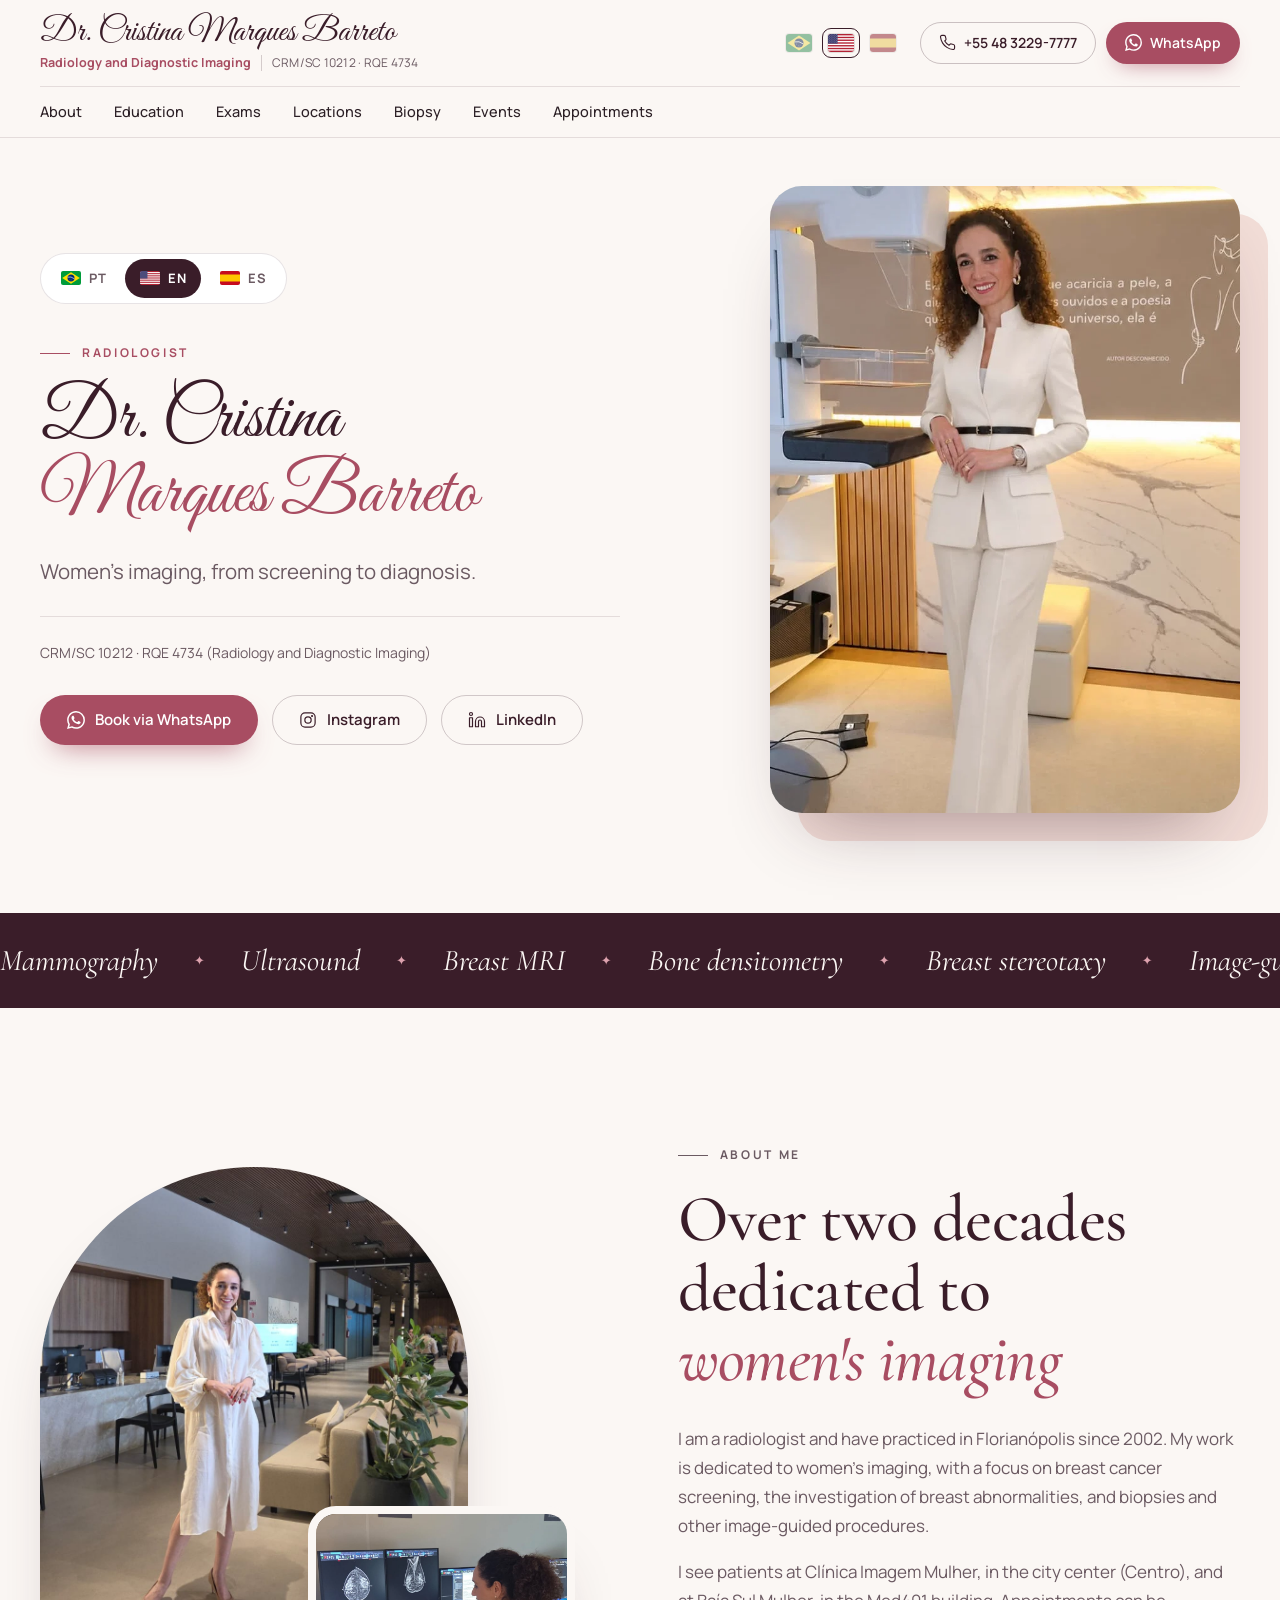
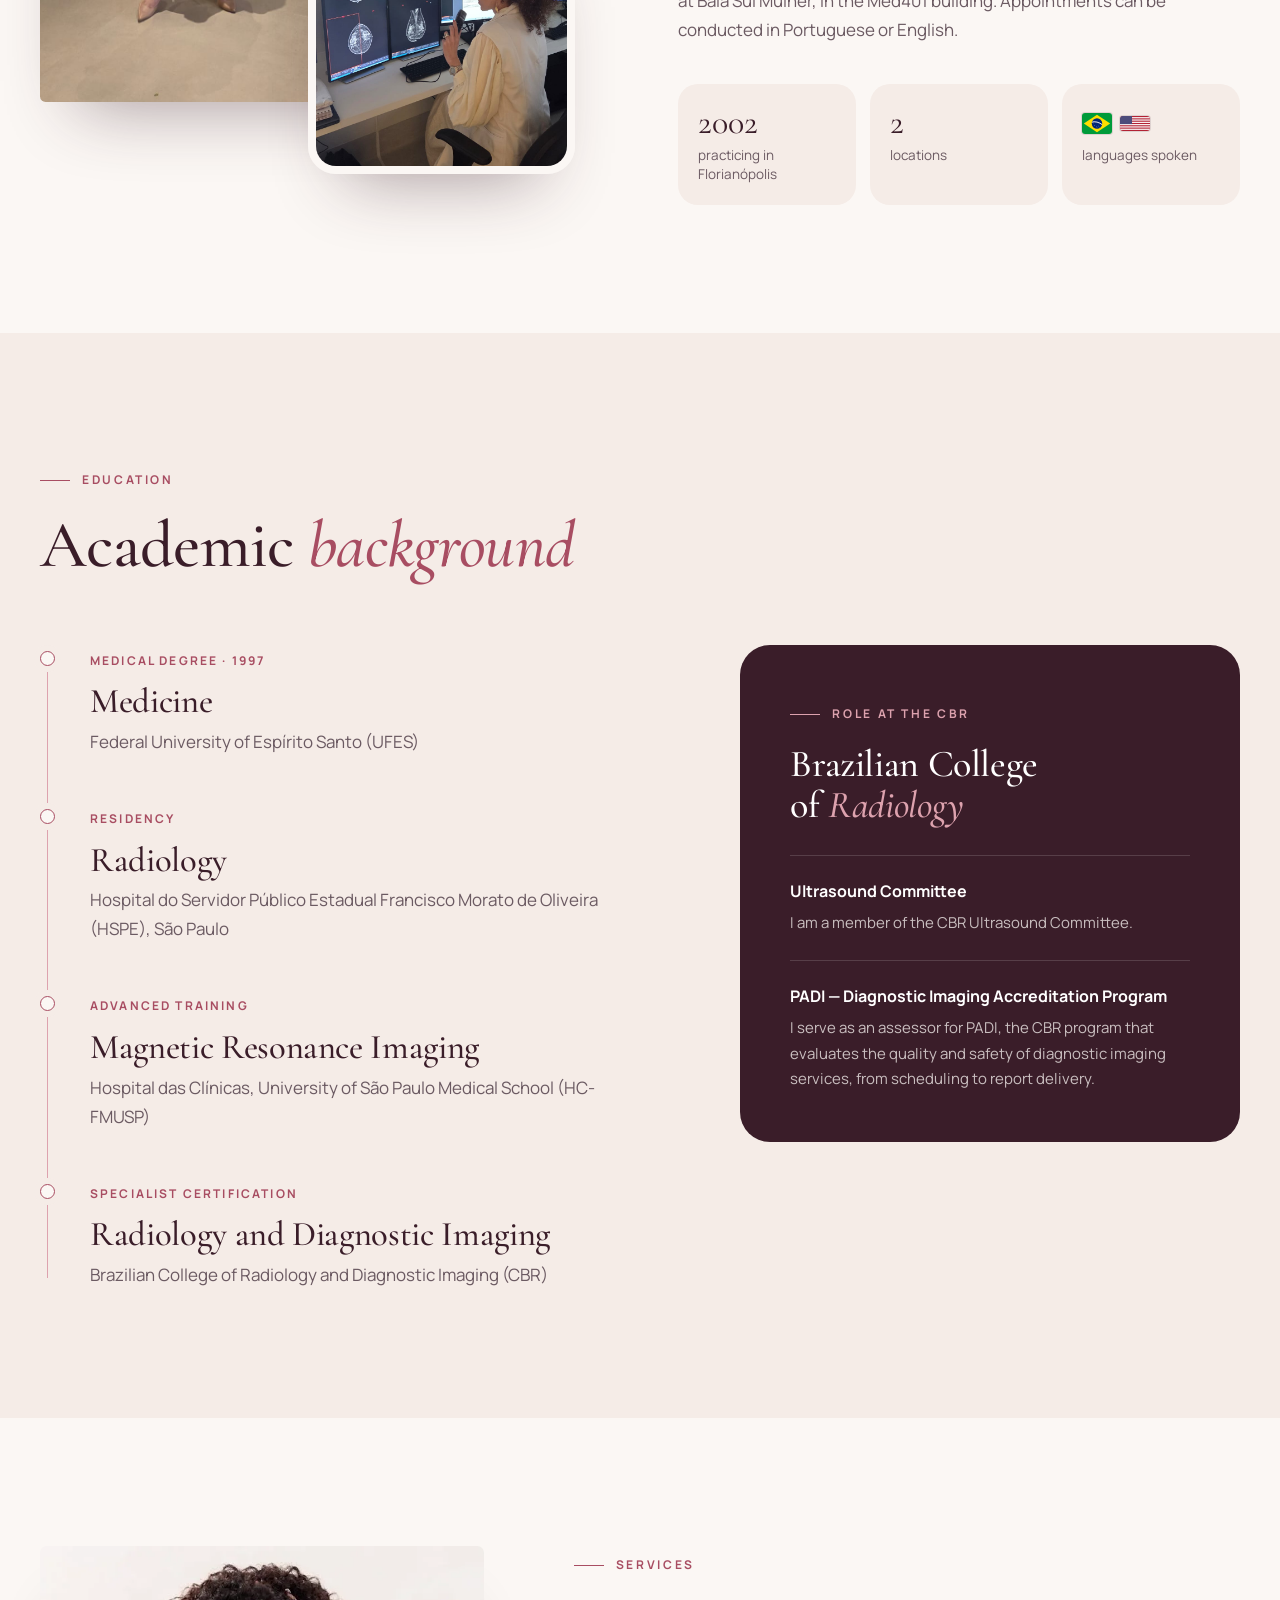
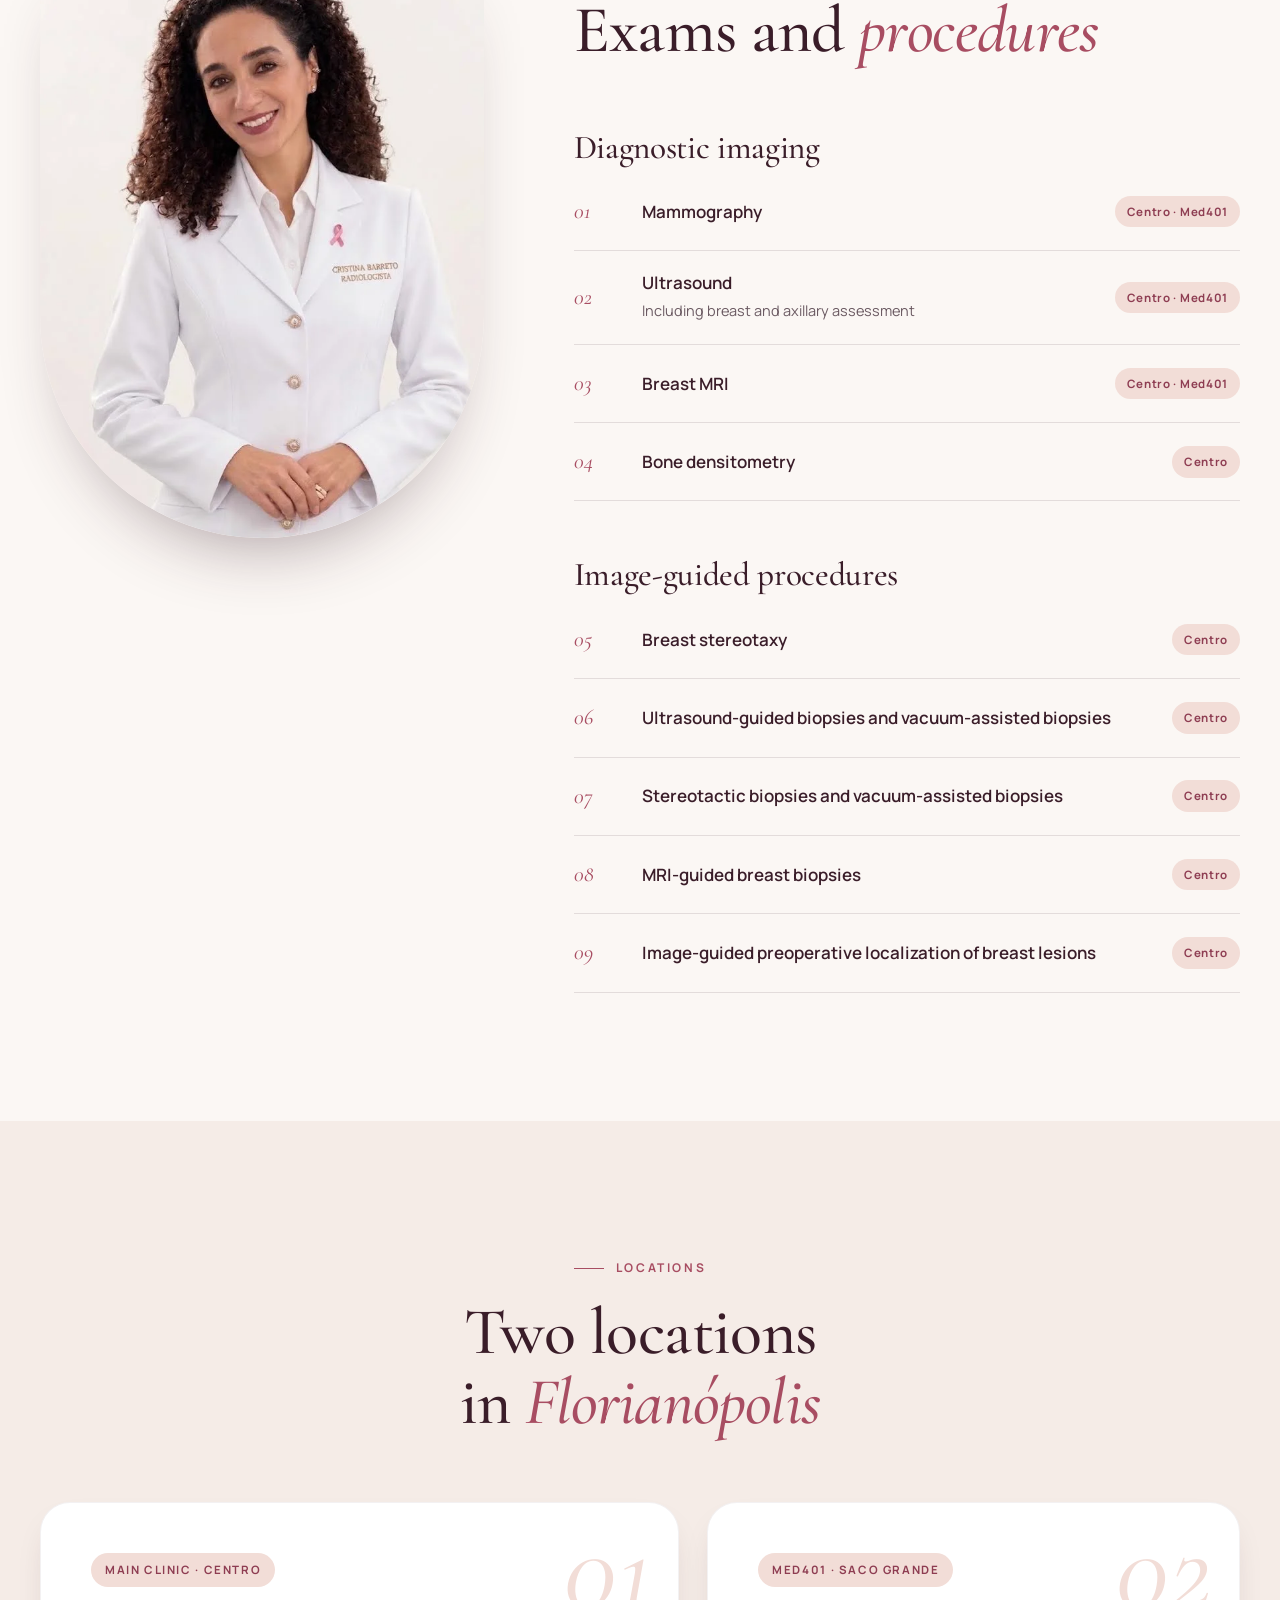
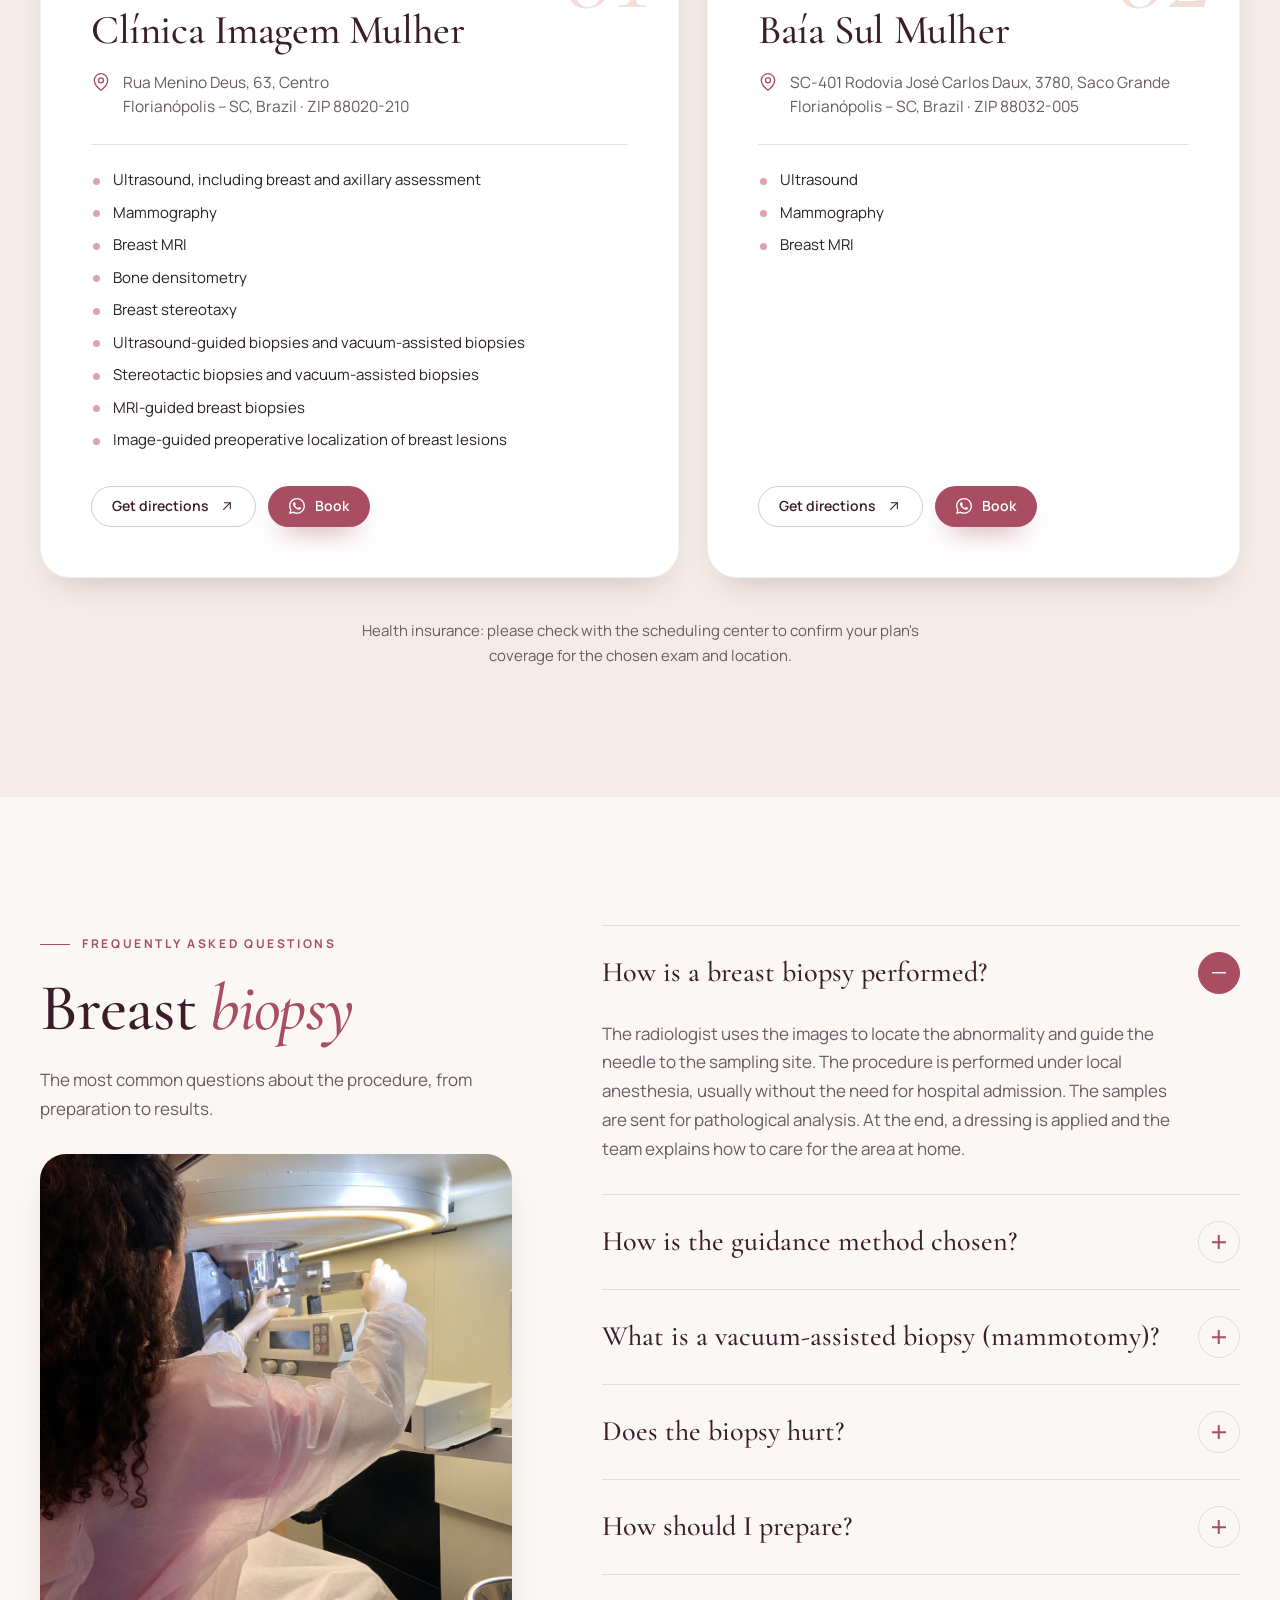
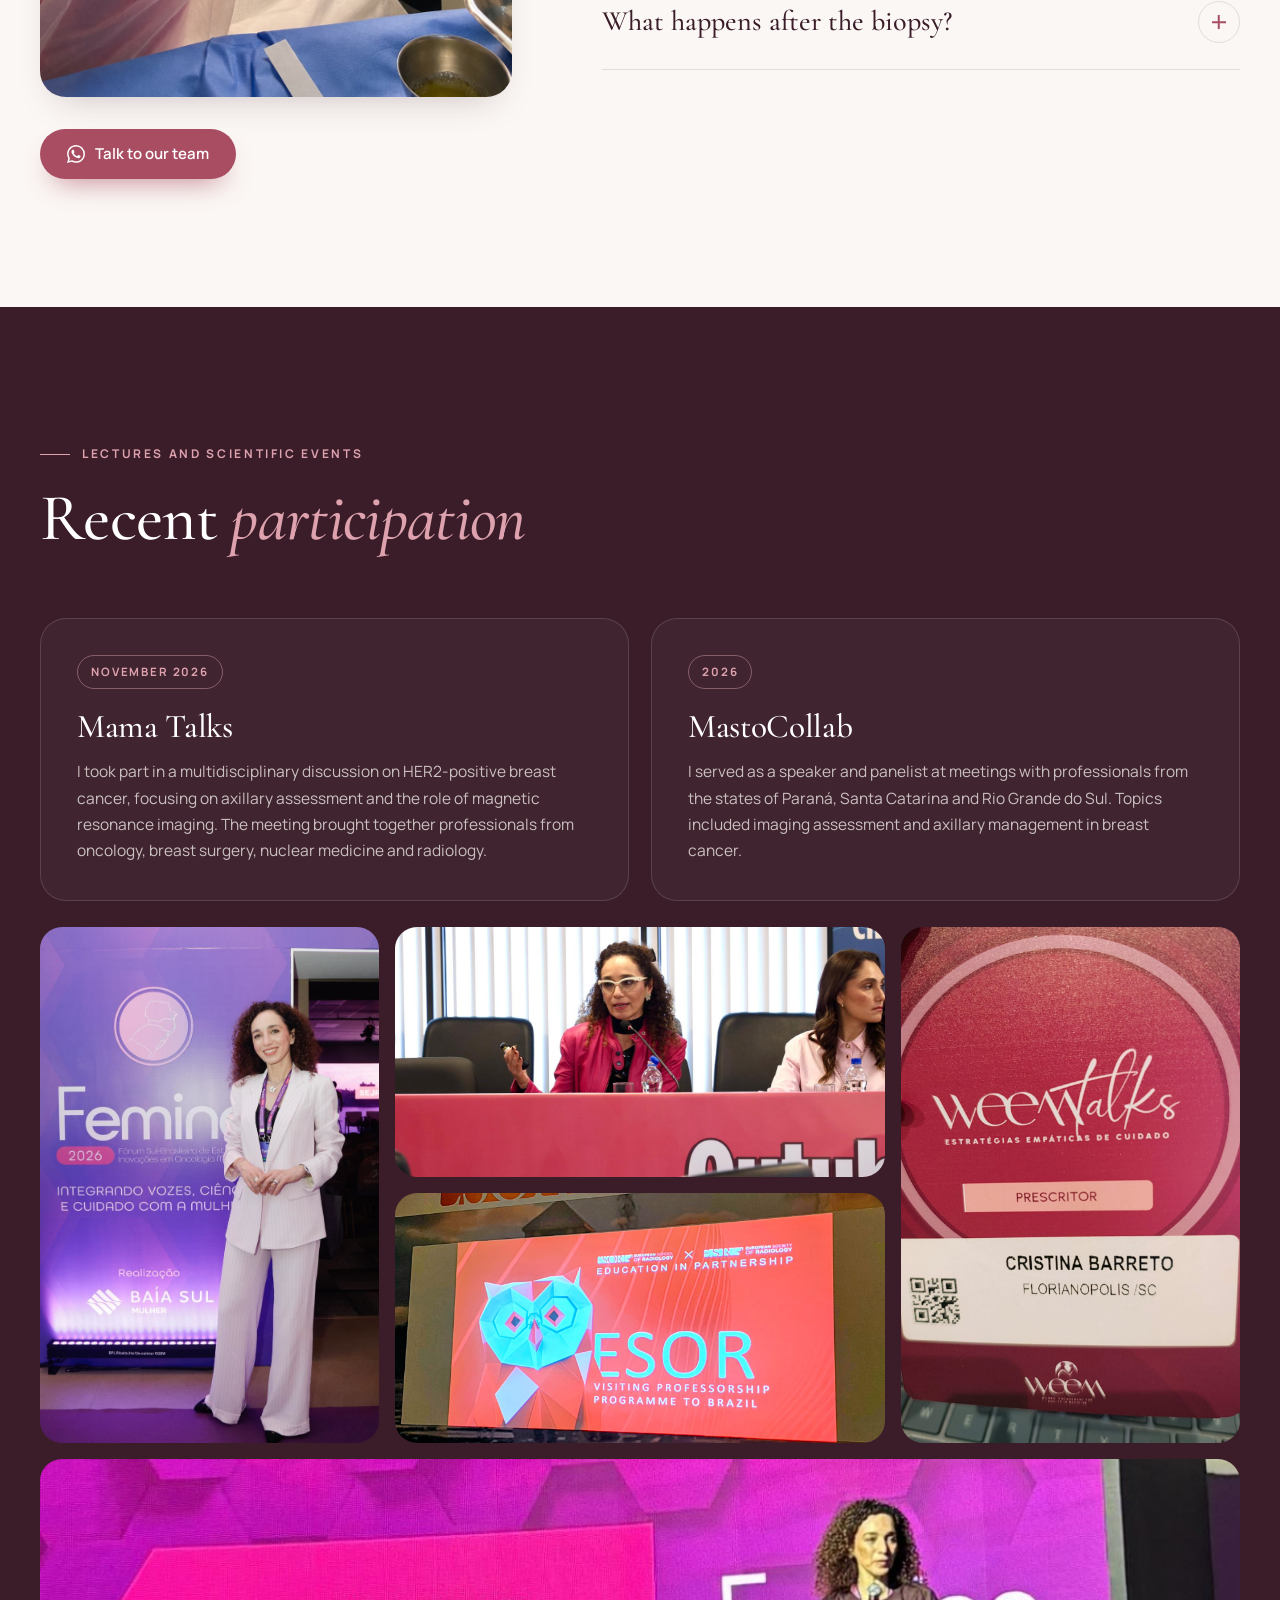
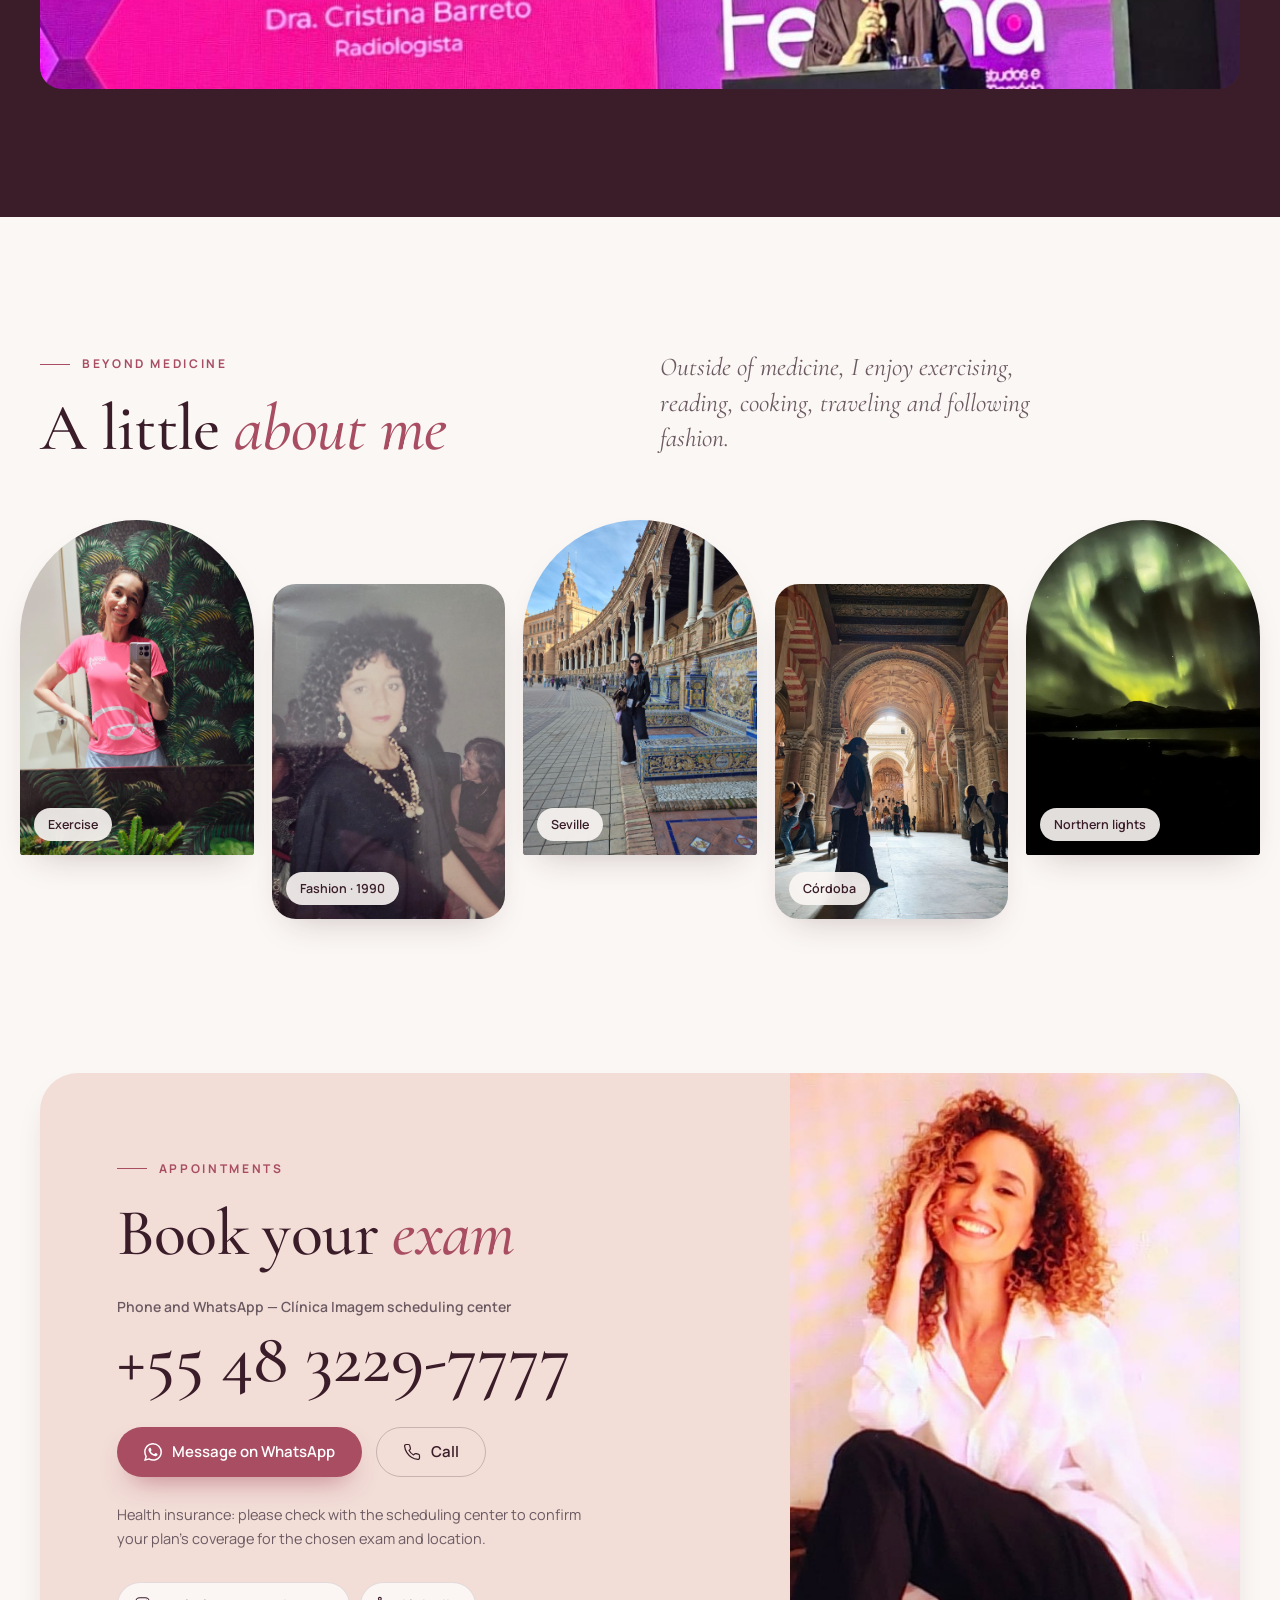
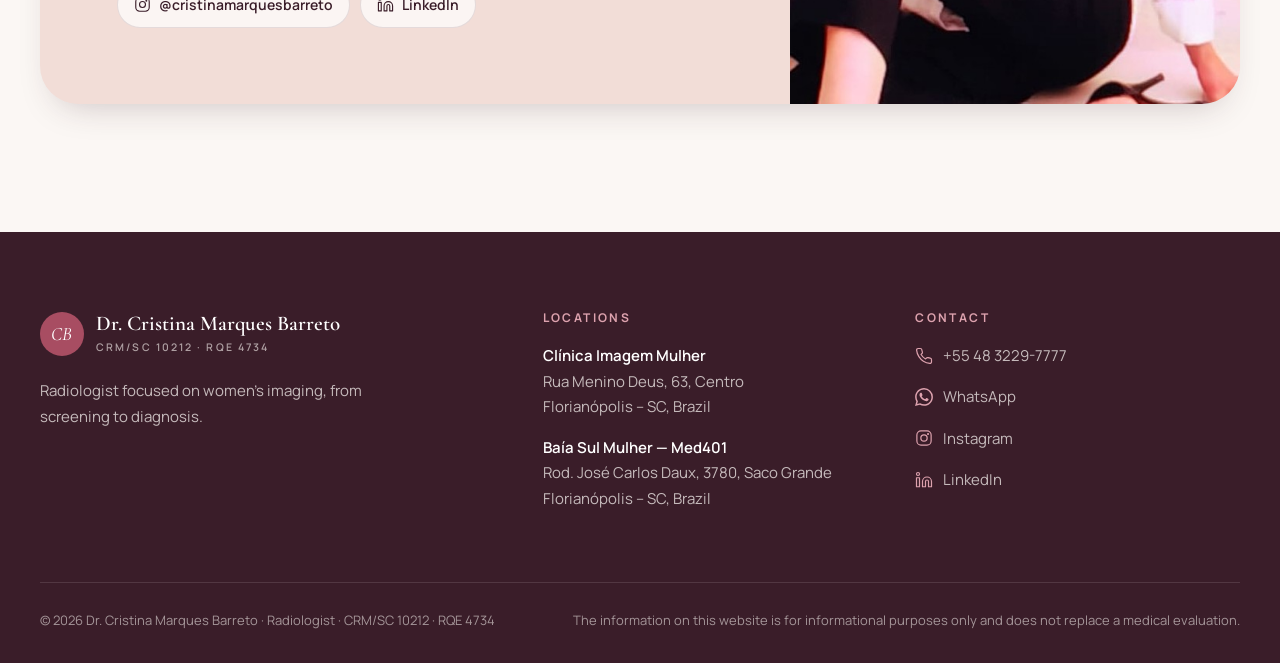
<file: en/index.html>
<!doctype html>
<html lang="en">
<head>
  <meta charset="utf-8">
  <meta name="viewport" content="width=device-width, initial-scale=1">
  <title>Dr. Cristina Marques Barreto · Radiologist in Florianópolis, Brazil | Women's Imaging</title>
  <meta name="description" content="Radiologist practicing in Florianópolis, Brazil, since 2002, focused on women's imaging: mammography, ultrasound, breast MRI, biopsies and image-guided procedures. CRM/SC 10212 · RQE 4734.">
  <meta name="theme-color" content="#FBF7F4">

  <!-- Open Graph (replace the image URL with the full address after publishing) -->
  <meta property="og:type" content="website">
  <meta property="og:locale" content="en_US">
  <meta property="og:title" content="Dr. Cristina Marques Barreto · Radiologist">
  <meta property="og:description" content="Women's imaging, from screening to diagnosis. Florianópolis – SC, Brazil.">
  <meta property="og:image" content="../assets/img/retrato-noite.jpg">

  <!-- Versões em outros idiomas (troque pelo endereço completo do domínio ao publicar) -->
  <link rel="alternate" hreflang="pt-BR" href="../index.html">
  <link rel="alternate" hreflang="en" href="index.html">
  <link rel="alternate" hreflang="es" href="../es/index.html">

  <link rel="icon" href="../assets/img/favicon.svg" type="image/svg+xml">
  <link rel="preconnect" href="https://fonts.googleapis.com">
  <link rel="preconnect" href="https://fonts.gstatic.com" crossorigin>
  <link href="https://fonts.googleapis.com/css2?family=Cormorant+Garamond:ital,wght@0,400;0,500;0,600;1,400;1,500&family=Manrope:wght@400;500;600;700&family=Great+Vibes&display=swap" rel="stylesheet">
  <link rel="stylesheet" href="../assets/css/style.css">
  <script>document.documentElement.classList.add('js');</script>

  <script type="application/ld+json">
  {
    "@context": "https://schema.org",
    "@type": "Physician",
    "name": "Dr. Cristina Marques Barreto",
    "description": "Radiologist focused on women's imaging, from screening to diagnosis.",
    "medicalSpecialty": "Radiography",
    "telephone": "+55-48-3229-7777",
    "knowsLanguage": ["pt-BR", "en"],
    "image": "../assets/img/retrato-noite.jpg",
    "sameAs": [
      "https://www.instagram.com/cristinamarquesbarreto/",
      "https://br.linkedin.com/in/cristina-barreto-1083301a4"
    ],
    "location": [
      {
        "@type": "MedicalClinic",
        "name": "Clínica Imagem Mulher",
        "address": {
          "@type": "PostalAddress",
          "streetAddress": "Rua Menino Deus, 63, Centro",
          "addressLocality": "Florianópolis",
          "addressRegion": "SC",
          "postalCode": "88020-210",
          "addressCountry": "BR"
        }
      },
      {
        "@type": "MedicalClinic",
        "name": "Baía Sul Mulher — Med401",
        "address": {
          "@type": "PostalAddress",
          "streetAddress": "SC-401 Rodovia José Carlos Daux, 3780, Saco Grande",
          "addressLocality": "Florianópolis",
          "addressRegion": "SC",
          "postalCode": "88032-005",
          "addressCountry": "BR"
        }
      }
    ]
  }
  </script>
</head>
<body>

  <!-- Icons -->
  <svg width="0" height="0" style="position:absolute" aria-hidden="true">
    <symbol id="i-wa" viewBox="0 0 24 24"><path fill="currentColor" d="M17.47 14.38c-.3-.15-1.76-.87-2.03-.97-.27-.1-.47-.15-.67.15-.2.3-.77.97-.94 1.16-.17.2-.35.22-.64.08-.3-.15-1.26-.46-2.39-1.48-.88-.79-1.48-1.76-1.65-2.06-.17-.3-.02-.46.13-.6.13-.14.3-.35.45-.52.15-.18.2-.3.3-.5.1-.2.05-.37-.03-.52-.07-.15-.67-1.61-.92-2.2-.24-.58-.48-.5-.67-.51h-.57c-.2 0-.52.07-.8.37-.27.3-1.04 1.02-1.04 2.48s1.07 2.88 1.21 3.07c.15.2 2.1 3.2 5.08 4.49.71.3 1.26.49 1.7.63.71.22 1.36.19 1.87.12.57-.09 1.76-.72 2-1.42.25-.7.25-1.29.18-1.41-.08-.13-.27-.2-.57-.35m-5.42 7.4h-.01a9.87 9.87 0 0 1-5.03-1.37l-.36-.22-3.74.99 1-3.65-.24-.37a9.86 9.86 0 0 1-1.51-5.26c0-5.45 4.44-9.88 9.89-9.88 2.64 0 5.12 1.03 6.99 2.9a9.83 9.83 0 0 1 2.89 6.99c0 5.45-4.44 9.88-9.88 9.88m8.41-18.3A11.82 11.82 0 0 0 12.05 0C5.5 0 .16 5.34.16 11.89c0 2.1.55 4.14 1.59 5.95L.06 24l6.3-1.65a11.88 11.88 0 0 0 5.68 1.45h.01c6.55 0 11.89-5.34 11.89-11.89a11.82 11.82 0 0 0-3.48-8.41z"/></symbol>
    <symbol id="i-phone" viewBox="0 0 24 24"><path fill="none" stroke="currentColor" stroke-width="1.6" stroke-linecap="round" stroke-linejoin="round" d="M22 16.92v3a2 2 0 0 1-2.18 2 19.79 19.79 0 0 1-8.63-3.07 19.5 19.5 0 0 1-6-6 19.79 19.79 0 0 1-3.07-8.67A2 2 0 0 1 4.11 2h3a2 2 0 0 1 2 1.72c.13.96.36 1.9.7 2.81a2 2 0 0 1-.45 2.11L8.09 9.91a16 16 0 0 0 6 6l1.27-1.27a2 2 0 0 1 2.11-.45c.91.34 1.85.57 2.81.7A2 2 0 0 1 22 16.92z"/></symbol>
    <symbol id="i-pin" viewBox="0 0 24 24"><g fill="none" stroke="currentColor" stroke-width="1.6" stroke-linecap="round" stroke-linejoin="round"><path d="M20 10c0 6-8 12-8 12s-8-6-8-12a8 8 0 0 1 16 0Z"/><circle cx="12" cy="10" r="3"/></g></symbol>
    <symbol id="i-arrow" viewBox="0 0 24 24"><path fill="none" stroke="currentColor" stroke-width="1.6" stroke-linecap="round" stroke-linejoin="round" d="M7 17 17 7M8 7h9v9"/></symbol>
    <symbol id="i-insta" viewBox="0 0 24 24"><g fill="none" stroke="currentColor" stroke-width="1.6" stroke-linecap="round" stroke-linejoin="round"><rect x="2.5" y="2.5" width="19" height="19" rx="5.5"/><circle cx="12" cy="12" r="4.2"/><circle cx="17.4" cy="6.6" r=".6" fill="currentColor"/></g></symbol>
    <symbol id="i-linkedin" viewBox="0 0 24 24"><g fill="none" stroke="currentColor" stroke-width="1.6" stroke-linecap="round" stroke-linejoin="round"><path d="M16 8a6 6 0 0 1 6 6v7h-4v-7a2 2 0 0 0-4 0v7h-4v-7a6 6 0 0 1 6-6z"/><rect x="2" y="9" width="4" height="12"/><circle cx="4" cy="4" r="2"/></g></symbol>
    <symbol id="i-globe" viewBox="0 0 24 24"><g fill="none" stroke="currentColor" stroke-width="1.6" stroke-linecap="round" stroke-linejoin="round"><circle cx="12" cy="12" r="10"/><path d="M2 12h20M12 2a15.3 15.3 0 0 1 4 10 15.3 15.3 0 0 1-4 10 15.3 15.3 0 0 1-4-10 15.3 15.3 0 0 1 4-10z"/></g></symbol>
    <symbol id="i-star" viewBox="0 0 24 24"><path fill="currentColor" d="M12 2.6l2.9 6 6.6.9-4.8 4.6 1.2 6.5L12 17.5l-5.9 3.1 1.2-6.5-4.8-4.6 6.6-.9z"/></symbol>
  </svg>

  <a class="skip-link" href="#conteudo">Skip to content</a>

  <!-- ============ HEADER ============ -->
  <header class="site-header">
    <div class="container">
      <div class="hdr-top">
        <a href="#inicio" class="hdr-id" aria-label="Dr. Cristina Marques Barreto — home">
          <span class="hdr-name">Dr. Cristina Marques Barreto</span>
          <span class="hdr-meta">
            <span class="hdr-spec">Radiology and Diagnostic Imaging</span>
            <span class="hdr-crm">CRM/SC 10212 · RQE 4734</span>
          </span>
        </a>

        <div class="hdr-actions">
          <nav class="lang" aria-label="Language">
            <a href="../index.html" hreflang="pt-BR" lang="pt-BR" title="Português"><img src="../assets/img/flags/br.svg" width="26" height="18" alt="Português"></a>
            <a href="index.html" hreflang="en" lang="en" title="English" aria-current="page"><img src="../assets/img/flags/us.svg" width="26" height="18" alt="English"></a>
            <a href="../es/index.html" hreflang="es" lang="es" title="Español"><img src="../assets/img/flags/es.svg" width="26" height="18" alt="Español"></a>
          </nav>
          <div class="hdr-contact">
            <a class="pill pill-outline" href="tel:+554832297777" aria-label="Call +55 48 3229-7777">
              <svg aria-hidden="true"><use href="#i-phone"/></svg>
              <span class="pill-long">+55 48 3229-7777</span><span class="pill-short">Call</span>
            </a>
            <a class="pill pill-wa" href="https://wa.me/554832297777?text=Hello%2C%20I%20would%20like%20to%20book%20an%20exam%20with%20Dr.%20Cristina%20Marques%20Barreto." target="_blank" rel="noopener">
              <svg aria-hidden="true"><use href="#i-wa"/></svg> WhatsApp
            </a>
          </div>
        </div>
      </div>

      <nav class="nav" aria-label="Main navigation">
        <ul>
          <li><a href="#sobre">About</a></li>
          <li><a href="#formacao">Education</a></li>
          <li><a href="#exames">Exams</a></li>
          <li><a href="#onde-atendo">Locations</a></li>
          <li><a href="#biopsia">Biopsy</a></li>
          <li><a href="#eventos">Events</a></li>
          <li><a href="#agendar">Appointments</a></li>
        </ul>
      </nav>
    </div>
  </header>

  <main id="conteudo">

    <!-- ============ HERO ============ -->
    <section class="hero" id="inicio">
      <div class="container hero-grid">
        <div class="hero-copy">
          <nav class="lang-switch reveal" aria-label="Language">
            <a href="../index.html" hreflang="pt-BR" lang="pt-BR"><img src="../assets/img/flags/br.svg" width="20" height="14" alt=""> PT</a>
            <a href="index.html" hreflang="en" lang="en" aria-current="page"><img src="../assets/img/flags/us.svg" width="20" height="14" alt=""> EN</a>
            <a href="../es/index.html" hreflang="es" lang="es"><img src="../assets/img/flags/es.svg" width="20" height="14" alt=""> ES</a>
          </nav>
          <p class="eyebrow reveal" style="--d:.06s">Radiologist</p>
          <h1 class="reveal" style="--d:.1s">Dr. Cristina<em>Marques Barreto</em></h1>
          <p class="hero-phrase reveal" style="--d:.16s">Women's imaging, from screening to diagnosis.</p>
          <p class="hero-reg reveal" style="--d:.2s">CRM/SC 10212 · RQE 4734 (Radiology and Diagnostic Imaging)</p>
          <div class="hero-actions reveal" style="--d:.24s">
            <a class="btn btn-primary" href="https://wa.me/554832297777?text=Hello%2C%20I%20would%20like%20to%20book%20an%20exam%20with%20Dr.%20Cristina%20Marques%20Barreto." target="_blank" rel="noopener">
              <svg aria-hidden="true"><use href="#i-wa"/></svg> Book via WhatsApp
            </a>
            <a class="btn btn-ghost" href="https://www.instagram.com/cristinamarquesbarreto/" target="_blank" rel="noopener">
              <svg aria-hidden="true"><use href="#i-insta"/></svg> Instagram
            </a>
            <a class="btn btn-ghost" href="https://br.linkedin.com/in/cristina-barreto-1083301a4" target="_blank" rel="noopener">
              <svg aria-hidden="true"><use href="#i-linkedin"/></svg> LinkedIn
            </a>
          </div>
        </div>

        <figure class="hero-photo reveal" style="--d:.12s">
          <img src="../assets/img/retrato-conjunto.webp" width="750" height="1000" fetchpriority="high"
               alt="Dr. Cristina Marques Barreto smiling, in a white suit, next to the mammography unit">
        </figure>
      </div>
    </section>

    <!-- ============ MARQUEE ============ -->
    <div class="marquee" role="presentation">
      <div class="marquee-track">
        <div class="marquee-group">
          <span>Mammography</span><i>✦</i>
          <span>Ultrasound</span><i>✦</i>
          <span>Breast MRI</span><i>✦</i>
          <span>Bone densitometry</span><i>✦</i>
          <span>Breast stereotaxy</span><i>✦</i>
          <span>Image-guided biopsies</span><i>✦</i>
          <span>Vacuum-assisted biopsy</span><i>✦</i>
          <span>Preoperative localization</span><i>✦</i>
        </div>
        <div class="marquee-group" aria-hidden="true">
          <span>Mammography</span><i>✦</i>
          <span>Ultrasound</span><i>✦</i>
          <span>Breast MRI</span><i>✦</i>
          <span>Bone densitometry</span><i>✦</i>
          <span>Breast stereotaxy</span><i>✦</i>
          <span>Image-guided biopsies</span><i>✦</i>
          <span>Vacuum-assisted biopsy</span><i>✦</i>
          <span>Preoperative localization</span><i>✦</i>
        </div>
      </div>
    </div>

    <!-- ============ ABOUT ============ -->
    <section class="section about" id="sobre">
      <div class="container about-grid">
        <div class="about-visual reveal">
          <figure class="about-main">
            <img src="../assets/img/recepcao.jpg" width="900" height="1600" loading="lazy" decoding="async"
                 alt="Dr. Cristina Marques Barreto in a white dress at the clinic reception">
          </figure>
          <figure class="about-small">
            <img src="../assets/img/estacao-de-laudos.jpg" width="900" height="1600" loading="lazy" decoding="async"
                 alt="Dr. Cristina reviewing mammography images at the reporting workstation">
          </figure>
        </div>

        <div class="about-copy">
          <p class="eyebrow reveal">About me</p>
          <h2 class="reveal" style="--d:.06s">Over two decades dedicated to <em>women's imaging</em></h2>
          <p class="reveal" style="--d:.12s">I am a radiologist and have practiced in Florianópolis since 2002. My work is dedicated to women's imaging, with a focus on breast cancer screening, the investigation of breast abnormalities, and biopsies and other image-guided procedures.</p>
          <p class="reveal" style="--d:.18s">I see patients at Clínica Imagem Mulher, in the city center (Centro), and at Baía Sul Mulher, in the Med401 building. Appointments can be conducted in Portuguese or English.</p>
          <ul class="about-facts reveal" style="--d:.24s">
            <li><span class="num">2002</span>practicing in Florianópolis</li>
            <li><span class="num">2</span>locations</li>
            <li><span class="num flags"><img src="../assets/img/flags/br.svg" width="30" height="21" alt="Português"><img src="../assets/img/flags/us.svg" width="30" height="21" alt="English"></span>languages spoken</li>
          </ul>
        </div>
      </div>
    </section>

    <!-- ============ EDUCATION + CBR ============ -->
    <section class="section formacao" id="formacao">
      <div class="container">
        <header class="section-head">
          <p class="eyebrow reveal">Education</p>
          <h2 class="reveal" style="--d:.06s">Academic <em>background</em></h2>
        </header>

        <div class="formacao-grid">
          <ol class="timeline">
            <li class="reveal">
              <span class="tl-tag">Medical degree · 1997</span>
              <h3>Medicine</h3>
              <p>Federal University of Espírito Santo (UFES)</p>
            </li>
            <li class="reveal">
              <span class="tl-tag">Residency</span>
              <h3>Radiology</h3>
              <p>Hospital do Servidor Público Estadual Francisco Morato de Oliveira (HSPE), São Paulo</p>
            </li>
            <li class="reveal">
              <span class="tl-tag">Advanced training</span>
              <h3>Magnetic Resonance Imaging</h3>
              <p>Hospital das Clínicas, University of São Paulo Medical School (HC-FMUSP)</p>
            </li>
            <li class="reveal">
              <span class="tl-tag">Specialist certification</span>
              <h3>Radiology and Diagnostic Imaging</h3>
              <p>Brazilian College of Radiology and Diagnostic Imaging (CBR)</p>
            </li>
          </ol>

          <aside class="cbr-card reveal" aria-labelledby="cbr-title">
            <p class="eyebrow light">Role at the CBR</p>
            <h3 id="cbr-title">Brazilian College of <em>Radiology</em></h3>
            <div class="cbr-item">
              <h4>Ultrasound Committee</h4>
              <p>I am a member of the CBR Ultrasound Committee.</p>
            </div>
            <div class="cbr-item">
              <h4>PADI — Diagnostic Imaging Accreditation Program</h4>
              <p>I serve as an assessor for PADI, the CBR program that evaluates the quality and safety of diagnostic imaging services, from scheduling to report delivery.</p>
            </div>
          </aside>
        </div>
      </div>
    </section>

    <!-- ============ EXAMS ============ -->
    <section class="section exames" id="exames">
      <div class="container exames-grid">
        <figure class="exames-photo reveal">
          <img src="../assets/img/retrato-claro.webp" width="716" height="896" loading="lazy" decoding="async"
               alt="Dr. Cristina in a white coat, smiling">
        </figure>

        <div class="exames-content">
          <header class="section-head">
            <p class="eyebrow reveal">Services</p>
            <h2 class="reveal" style="--d:.06s">Exams and <em>procedures</em></h2>
          </header>

          <div class="ex-group reveal">
            <h3>Diagnostic imaging</h3>
            <ol class="ex-list">
              <li><span class="ex-n">01</span><div><h4>Mammography</h4></div><span class="ex-where">Centro · Med401</span></li>
              <li><span class="ex-n">02</span><div><h4>Ultrasound</h4><p>Including breast and axillary assessment</p></div><span class="ex-where">Centro · Med401</span></li>
              <li><span class="ex-n">03</span><div><h4>Breast MRI</h4></div><span class="ex-where">Centro · Med401</span></li>
              <li><span class="ex-n">04</span><div><h4>Bone densitometry</h4></div><span class="ex-where">Centro</span></li>
            </ol>
          </div>

          <div class="ex-group reveal">
            <h3>Image-guided procedures</h3>
            <ol class="ex-list">
              <li><span class="ex-n">05</span><div><h4>Breast stereotaxy</h4></div><span class="ex-where">Centro</span></li>
              <li><span class="ex-n">06</span><div><h4>Ultrasound-guided biopsies and vacuum-assisted biopsies</h4></div><span class="ex-where">Centro</span></li>
              <li><span class="ex-n">07</span><div><h4>Stereotactic biopsies and vacuum-assisted biopsies</h4></div><span class="ex-where">Centro</span></li>
              <li><span class="ex-n">08</span><div><h4>MRI-guided breast biopsies</h4></div><span class="ex-where">Centro</span></li>
              <li><span class="ex-n">09</span><div><h4>Image-guided preoperative localization of breast lesions</h4></div><span class="ex-where">Centro</span></li>
            </ol>
          </div>
        </div>
      </div>
    </section>

    <!-- ============ LOCATIONS ============ -->
    <section class="section locais" id="onde-atendo">
      <div class="container">
        <header class="section-head center">
          <p class="eyebrow reveal">Locations</p>
          <h2 class="reveal" style="--d:.06s">Two locations in <em>Florianópolis</em></h2>
        </header>

        <div class="locais-grid">
          <article class="local-card reveal" data-mark="01">
            <span class="local-tag">Main clinic · Centro</span>
            <h3>Clínica Imagem Mulher</h3>
            <p class="local-addr">
              <svg aria-hidden="true"><use href="#i-pin"/></svg>
              <span>Rua Menino Deus, 63, Centro<br>Florianópolis – SC, Brazil · ZIP 88020-210</span>
            </p>
            <ul class="local-list">
              <li>Ultrasound, including breast and axillary assessment</li>
              <li>Mammography</li>
              <li>Breast MRI</li>
              <li>Bone densitometry</li>
              <li>Breast stereotaxy</li>
              <li>Ultrasound-guided biopsies and vacuum-assisted biopsies</li>
              <li>Stereotactic biopsies and vacuum-assisted biopsies</li>
              <li>MRI-guided breast biopsies</li>
              <li>Image-guided preoperative localization of breast lesions</li>
            </ul>
            <div class="local-actions">
              <a class="btn btn-ghost btn-sm" href="https://www.google.com/maps/search/?api=1&amp;query=Rua%20Menino%20Deus%2C%2063%2C%20Centro%2C%20Florian%C3%B3polis%20-%20SC%2C%2088020-210" target="_blank" rel="noopener">
                Get directions <svg aria-hidden="true"><use href="#i-arrow"/></svg>
              </a>
              <a class="btn btn-primary btn-sm" href="https://wa.me/554832297777?text=Hello%2C%20I%20would%20like%20to%20book%20an%20exam%20with%20Dr.%20Cristina%20at%20Cl%C3%ADnica%20Imagem%20Mulher%20(Centro)." target="_blank" rel="noopener">
                <svg aria-hidden="true"><use href="#i-wa"/></svg> Book
              </a>
            </div>
          </article>

          <article class="local-card reveal" style="--d:.1s" data-mark="02">
            <span class="local-tag">Med401 · Saco Grande</span>
            <h3>Baía Sul Mulher</h3>
            <p class="local-addr">
              <svg aria-hidden="true"><use href="#i-pin"/></svg>
              <span>SC-401 Rodovia José Carlos Daux, 3780, Saco Grande<br>Florianópolis – SC, Brazil · ZIP 88032-005</span>
            </p>
            <ul class="local-list">
              <li>Ultrasound</li>
              <li>Mammography</li>
              <li>Breast MRI</li>
            </ul>
            <div class="local-actions">
              <a class="btn btn-ghost btn-sm" href="https://www.google.com/maps/search/?api=1&amp;query=Rodovia%20Jos%C3%A9%20Carlos%20Daux%2C%203780%2C%20Saco%20Grande%2C%20Florian%C3%B3polis%20-%20SC%2C%2088032-005" target="_blank" rel="noopener">
                Get directions <svg aria-hidden="true"><use href="#i-arrow"/></svg>
              </a>
              <a class="btn btn-primary btn-sm" href="https://wa.me/554832297777?text=Hello%2C%20I%20would%20like%20to%20book%20an%20exam%20with%20Dr.%20Cristina%20at%20Ba%C3%ADa%20Sul%20Mulher%20(Med401)." target="_blank" rel="noopener">
                <svg aria-hidden="true"><use href="#i-wa"/></svg> Book
              </a>
            </div>
          </article>
        </div>

        <p class="locais-note reveal">Health insurance: please check with the scheduling center to confirm your plan's coverage for the chosen exam and location.</p>
      </div>
    </section>

    <!-- ============ BIOPSY FAQ ============ -->
    <section class="section faq" id="biopsia">
      <div class="container faq-grid">
        <div class="faq-aside">
          <p class="eyebrow reveal">Frequently asked questions</p>
          <h2 class="reveal" style="--d:.06s">Breast <em>biopsy</em></h2>
          <p class="reveal" style="--d:.12s">The most common questions about the procedure, from preparation to results.</p>
          <figure class="faq-figure reveal" style="--d:.18s">
            <img src="../assets/img/biopsia-procedimento.jpg" width="1086" height="1448" loading="lazy" decoding="async"
                 alt="Dr. Cristina performing an image-guided biopsy procedure on the mammography unit">
          </figure>
          <a class="btn btn-primary reveal" style="--d:.24s" href="https://wa.me/554832297777?text=Hello%2C%20I%20have%20a%20question%20about%20breast%20biopsy." target="_blank" rel="noopener">
            <svg aria-hidden="true"><use href="#i-wa"/></svg> Talk to our team
          </a>
        </div>

        <div class="faq-list">
          <details class="faq-item reveal" name="faq" open>
            <summary>How is a breast biopsy performed?<span class="faq-icon" aria-hidden="true"></span></summary>
            <div class="faq-body"><p>The radiologist uses the images to locate the abnormality and guide the needle to the sampling site. The procedure is performed under local anesthesia, usually without the need for hospital admission. The samples are sent for pathological analysis. At the end, a dressing is applied and the team explains how to care for the area at home.</p></div>
          </details>
          <details class="faq-item reveal" name="faq">
            <summary>How is the guidance method chosen?<span class="faq-icon" aria-hidden="true"></span></summary>
            <div class="faq-body"><p>The choice depends on how the abnormality appears on imaging. When it is clearly visible on ultrasound, sampling can be monitored in real time. Stereotaxy uses mammography images taken from different angles and is often used to investigate microcalcifications. Contrast-enhanced MRI can guide the biopsy when a suspicious finding appears on that exam and cannot be safely located with the other methods.</p></div>
          </details>
          <details class="faq-item reveal" name="faq">
            <summary>What is a vacuum-assisted biopsy (mammotomy)?<span class="faq-icon" aria-hidden="true"></span></summary>
            <div class="faq-body"><p>It is a vacuum-assisted biopsy. The device allows several tissue samples to be collected through a small opening in the skin. Whether it is indicated depends on the finding being investigated.</p></div>
          </details>
          <details class="faq-item reveal" name="faq">
            <summary>Does the biopsy hurt?<span class="faq-icon" aria-hidden="true"></span></summary>
            <div class="faq-body"><p>The anesthetic injection may cause a brief sting. During sampling, you may feel pressure. If you feel pain, let the team know.</p></div>
          </details>
          <details class="faq-item reveal" name="faq">
            <summary>How should I prepare?<span class="faq-icon" aria-hidden="true"></span></summary>
            <div class="faq-body"><p>Bring your doctor's request, along with the images and reports from previous exams. Tell the team about any allergies and which medications you take, especially those that affect blood clotting. Any medication adjustment must be guided by the responsible team. Confirm the specific preparation when you book.</p></div>
          </details>
          <details class="faq-item reveal" name="faq">
            <summary>What happens after the biopsy?<span class="faq-icon" aria-hidden="true"></span></summary>
            <div class="faq-body"><p>There may be local tenderness and a small bruise. Follow the team's instructions about the dressing and returning to physical activity. The tissue analysis result is evaluated together with the images to guide the next steps.</p></div>
          </details>
        </div>
      </div>
    </section>

    <!-- ============ EVENTS ============ -->
    <section class="section eventos" id="eventos">
      <div class="container">
        <header class="section-head">
          <p class="eyebrow light reveal">Lectures and scientific events</p>
          <h2 class="reveal" style="--d:.06s">Recent <em>participation</em></h2>
        </header>

        <div class="eventos-grid">
          <article class="evento reveal">
            <span class="ev-date">November 2026</span>
            <h3>Mama Talks</h3>
            <p>I took part in a multidisciplinary discussion on HER2-positive breast cancer, focusing on axillary assessment and the role of magnetic resonance imaging. The meeting brought together professionals from oncology, breast surgery, nuclear medicine and radiology.</p>
          </article>
          <article class="evento reveal" style="--d:.1s">
            <span class="ev-date">2026</span>
            <h3>MastoCollab</h3>
            <p>I served as a speaker and panelist at meetings with professionals from the states of Paraná, Santa Catarina and Rio Grande do Sul. Topics included imaging assessment and axillary management in breast cancer.</p>
          </article>
        </div>

        <div class="ev-gallery reveal">
          <figure class="g1"><img src="../assets/img/femina-2026.jpg" width="854" height="1280" loading="lazy" decoding="async" alt="Dr. Cristina at Femina 2026, a southern Brazil forum on women's oncology"></figure>
          <figure class="g2"><img src="../assets/img/palestra.jpg" width="1280" height="853" loading="lazy" decoding="async" alt="Dr. Cristina speaking into a microphone during a panel discussion"></figure>
          <figure class="g3"><img src="../assets/img/esor.jpg" width="1600" height="1199" loading="lazy" decoding="async" alt="Screen showing the ESOR Visiting Professorship Programme to Brazil"></figure>
          <figure class="g4"><img src="../assets/img/weem-talks.jpg" width="1200" height="1600" loading="lazy" decoding="async" alt="WEEM Talks event badge — empathetic care strategies"></figure>
          <figure class="g5"><img src="../assets/img/femina-palco.jpg" width="1125" height="330" loading="lazy" decoding="async" alt="Dr. Cristina speaking on stage at Femina 2026"></figure>
        </div>
      </div>
    </section>

    <!-- ============ BEYOND MEDICINE ============ -->
    <section class="section alem" id="alem">
      <div class="container alem-head">
        <div>
          <p class="eyebrow reveal">Beyond medicine</p>
          <h2 class="reveal" style="--d:.06s">A little <em>about me</em></h2>
        </div>
        <p class="reveal" style="--d:.12s">Outside of medicine, I enjoy exercising, reading, cooking, traveling and following fashion.</p>
      </div>

      <div class="alem-strip">
        <figure class="reveal"><img src="../assets/img/atividade-fisica.jpg" width="1200" height="1600" loading="lazy" decoding="async" alt="Dr. Cristina wearing a pink running shirt"><figcaption>Exercise</figcaption></figure>
        <figure class="reveal" style="--d:.08s"><img src="../assets/img/moda-1990.jpg" width="900" height="1600" loading="lazy" decoding="async" alt="Vintage photo of Cristina at a fashion show in 1990"><figcaption>Fashion · 1990</figcaption></figure>
        <figure class="reveal" style="--d:.16s"><img src="../assets/img/sevilha.jpg" width="1200" height="1600" loading="lazy" decoding="async" alt="Dr. Cristina at Plaza de España in Seville"><figcaption>Seville</figcaption></figure>
        <figure class="reveal" style="--d:.24s"><img src="../assets/img/cordoba.jpg" width="1200" height="1600" loading="lazy" decoding="async" alt="Dr. Cristina under the arches of the Mosque-Cathedral of Córdoba"><figcaption>Córdoba</figcaption></figure>
        <figure class="reveal" style="--d:.32s"><img src="../assets/img/aurora.jpg" width="1280" height="960" loading="lazy" decoding="async" alt="Green northern lights over mountains and a lake"><figcaption>Northern lights</figcaption></figure>
      </div>
    </section>

    <!-- ============ APPOINTMENTS ============ -->
    <section class="section contato" id="agendar">
      <div class="container">
        <div class="contato-card reveal">
          <div class="contato-copy">
            <p class="eyebrow">Appointments</p>
            <h2>Book your <em>exam</em></h2>
            <p class="contato-label">Phone and WhatsApp — Clínica Imagem scheduling center</p>
            <a class="contato-phone" href="tel:+554832297777">+55 48 3229-7777</a>
            <div class="hero-actions">
              <a class="btn btn-primary" href="https://wa.me/554832297777?text=Hello%2C%20I%20would%20like%20to%20book%20an%20exam%20with%20Dr.%20Cristina%20Marques%20Barreto." target="_blank" rel="noopener">
                <svg aria-hidden="true"><use href="#i-wa"/></svg> Message on WhatsApp
              </a>
              <a class="btn btn-ghost" href="tel:+554832297777">
                <svg aria-hidden="true"><use href="#i-phone"/></svg> Call
              </a>
            </div>
            <p class="contato-note">Health insurance: please check with the scheduling center to confirm your plan's coverage for the chosen exam and location.</p>

            <ul class="socials" aria-label="Social media and profiles">
              <li><a href="https://www.instagram.com/cristinamarquesbarreto/" target="_blank" rel="noopener"><svg aria-hidden="true"><use href="#i-insta"/></svg> @cristinamarquesbarreto</a></li>
              <li><a href="https://br.linkedin.com/in/cristina-barreto-1083301a4" target="_blank" rel="noopener"><svg aria-hidden="true"><use href="#i-linkedin"/></svg> LinkedIn</a></li>
            </ul>
          </div>
          <figure class="contato-photo">
            <img src="../assets/img/ensaio.jpg" width="580" height="860" loading="lazy" decoding="async"
                 alt="Portrait of Dr. Cristina Marques Barreto smiling, wearing a white shirt">
          </figure>
        </div>
      </div>
    </section>
  </main>

  <!-- ============ FOOTER ============ -->
  <footer class="site-footer">
    <div class="container footer-grid">
      <div class="footer-brand">
        <a href="#inicio" class="brand">
          <span class="brand-mark" aria-hidden="true">CB</span>
          <span class="brand-text">
            <span class="brand-name">Dr. Cristina Marques Barreto</span>
            <span class="brand-sub">CRM/SC 10212 · RQE 4734</span>
          </span>
        </a>
        <p>Radiologist focused on women's imaging, from screening to diagnosis.</p>
      </div>

      <div>
        <h4>Locations</h4>
        <p><strong>Clínica Imagem Mulher</strong><br>Rua Menino Deus, 63, Centro<br>Florianópolis – SC, Brazil</p>
        <p><strong>Baía Sul Mulher — Med401</strong><br>Rod. José Carlos Daux, 3780, Saco Grande<br>Florianópolis – SC, Brazil</p>
      </div>

      <div>
        <h4>Contact</h4>
        <ul class="footer-links">
          <li><a href="tel:+554832297777"><svg aria-hidden="true"><use href="#i-phone"/></svg> +55 48 3229-7777</a></li>
          <li><a href="https://wa.me/554832297777" target="_blank" rel="noopener"><svg aria-hidden="true"><use href="#i-wa"/></svg> WhatsApp</a></li>
          <li><a href="https://www.instagram.com/cristinamarquesbarreto/" target="_blank" rel="noopener"><svg aria-hidden="true"><use href="#i-insta"/></svg> Instagram</a></li>
          <li><a href="https://br.linkedin.com/in/cristina-barreto-1083301a4" target="_blank" rel="noopener"><svg aria-hidden="true"><use href="#i-linkedin"/></svg> LinkedIn</a></li>
        </ul>
      </div>
    </div>
    <div class="container footer-bottom">
      <p>© <span id="ano">2026</span> Dr. Cristina Marques Barreto · Radiologist · CRM/SC 10212 · RQE 4734</p>
      <p>The information on this website is for informational purposes only and does not replace a medical evaluation.</p>
    </div>
  </footer>

  <a class="wa-float" href="https://wa.me/554832297777?text=Hello%2C%20I%20would%20like%20to%20book%20an%20exam%20with%20Dr.%20Cristina%20Marques%20Barreto." target="_blank" rel="noopener" aria-label="Book via WhatsApp">
    <svg aria-hidden="true"><use href="#i-wa"/></svg>
  </a>

  <script src="../assets/js/main.js" defer></script>
</body>
</html>
</file>
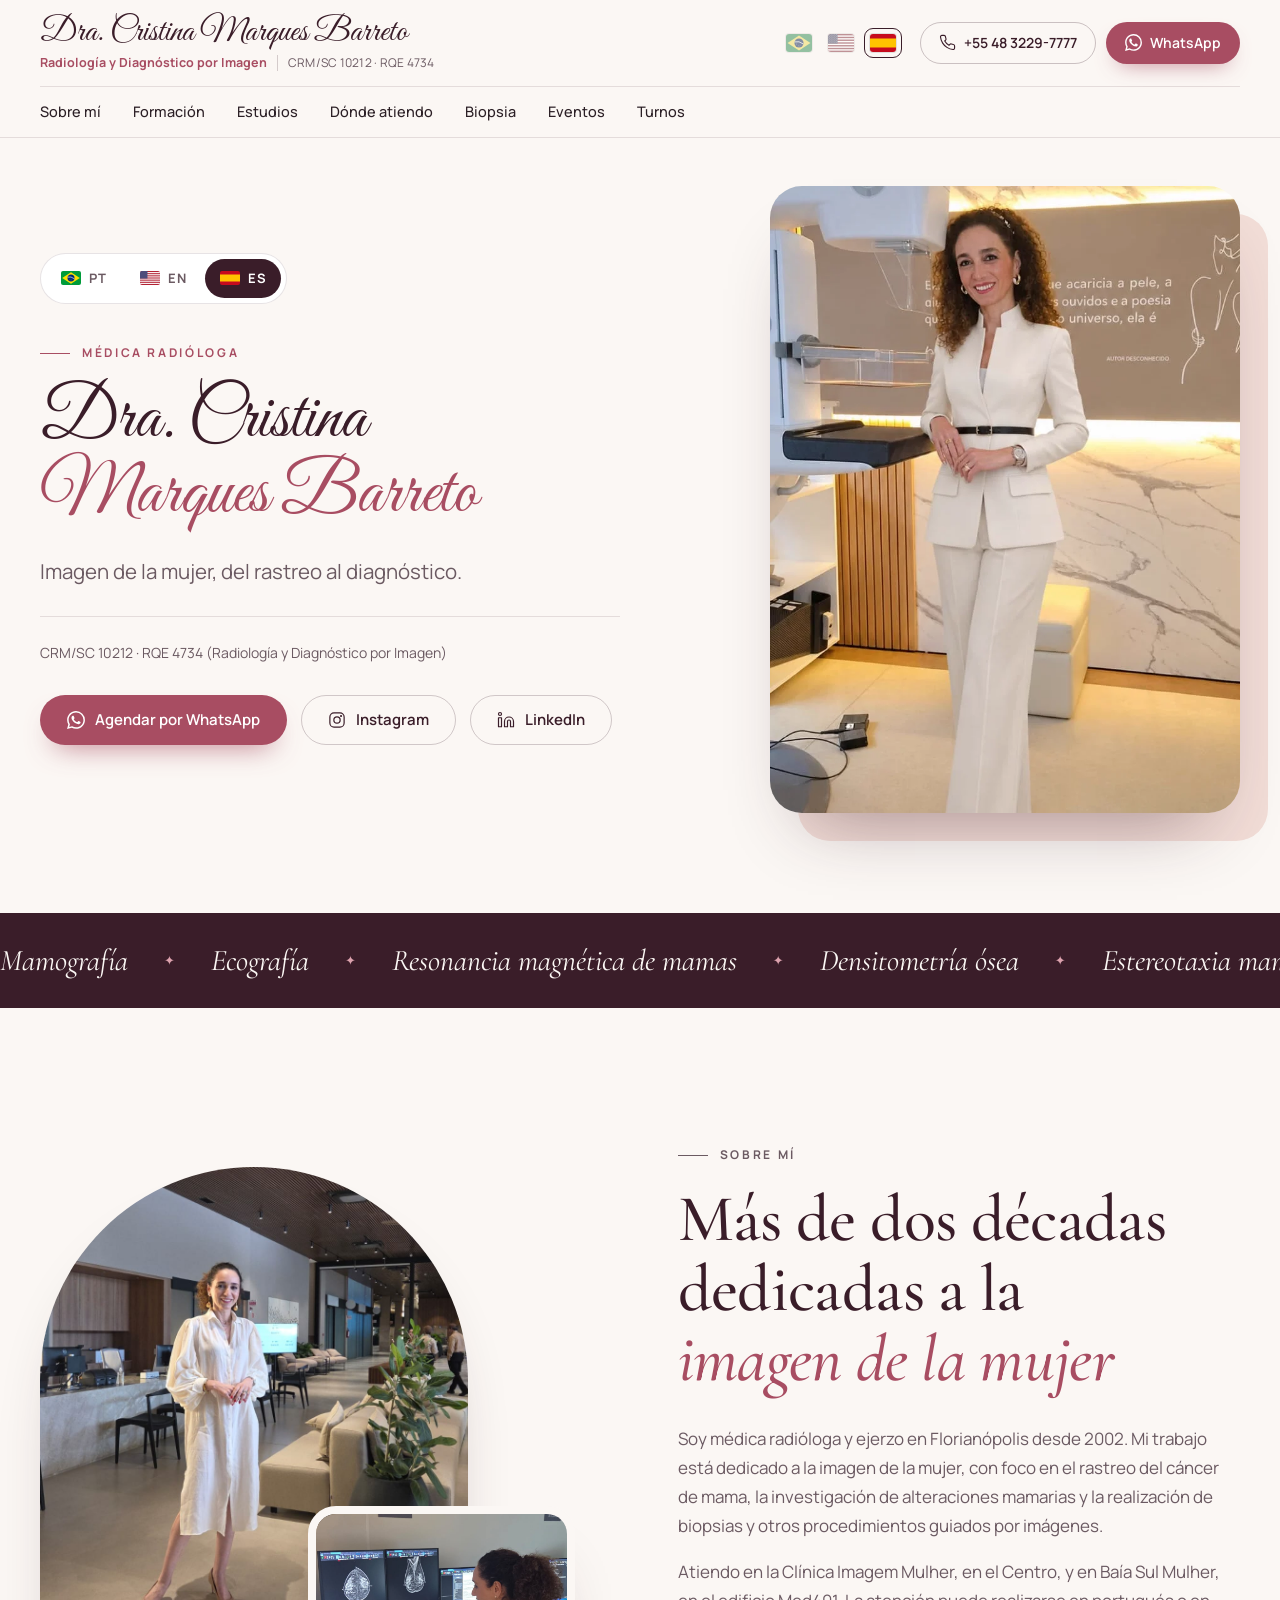
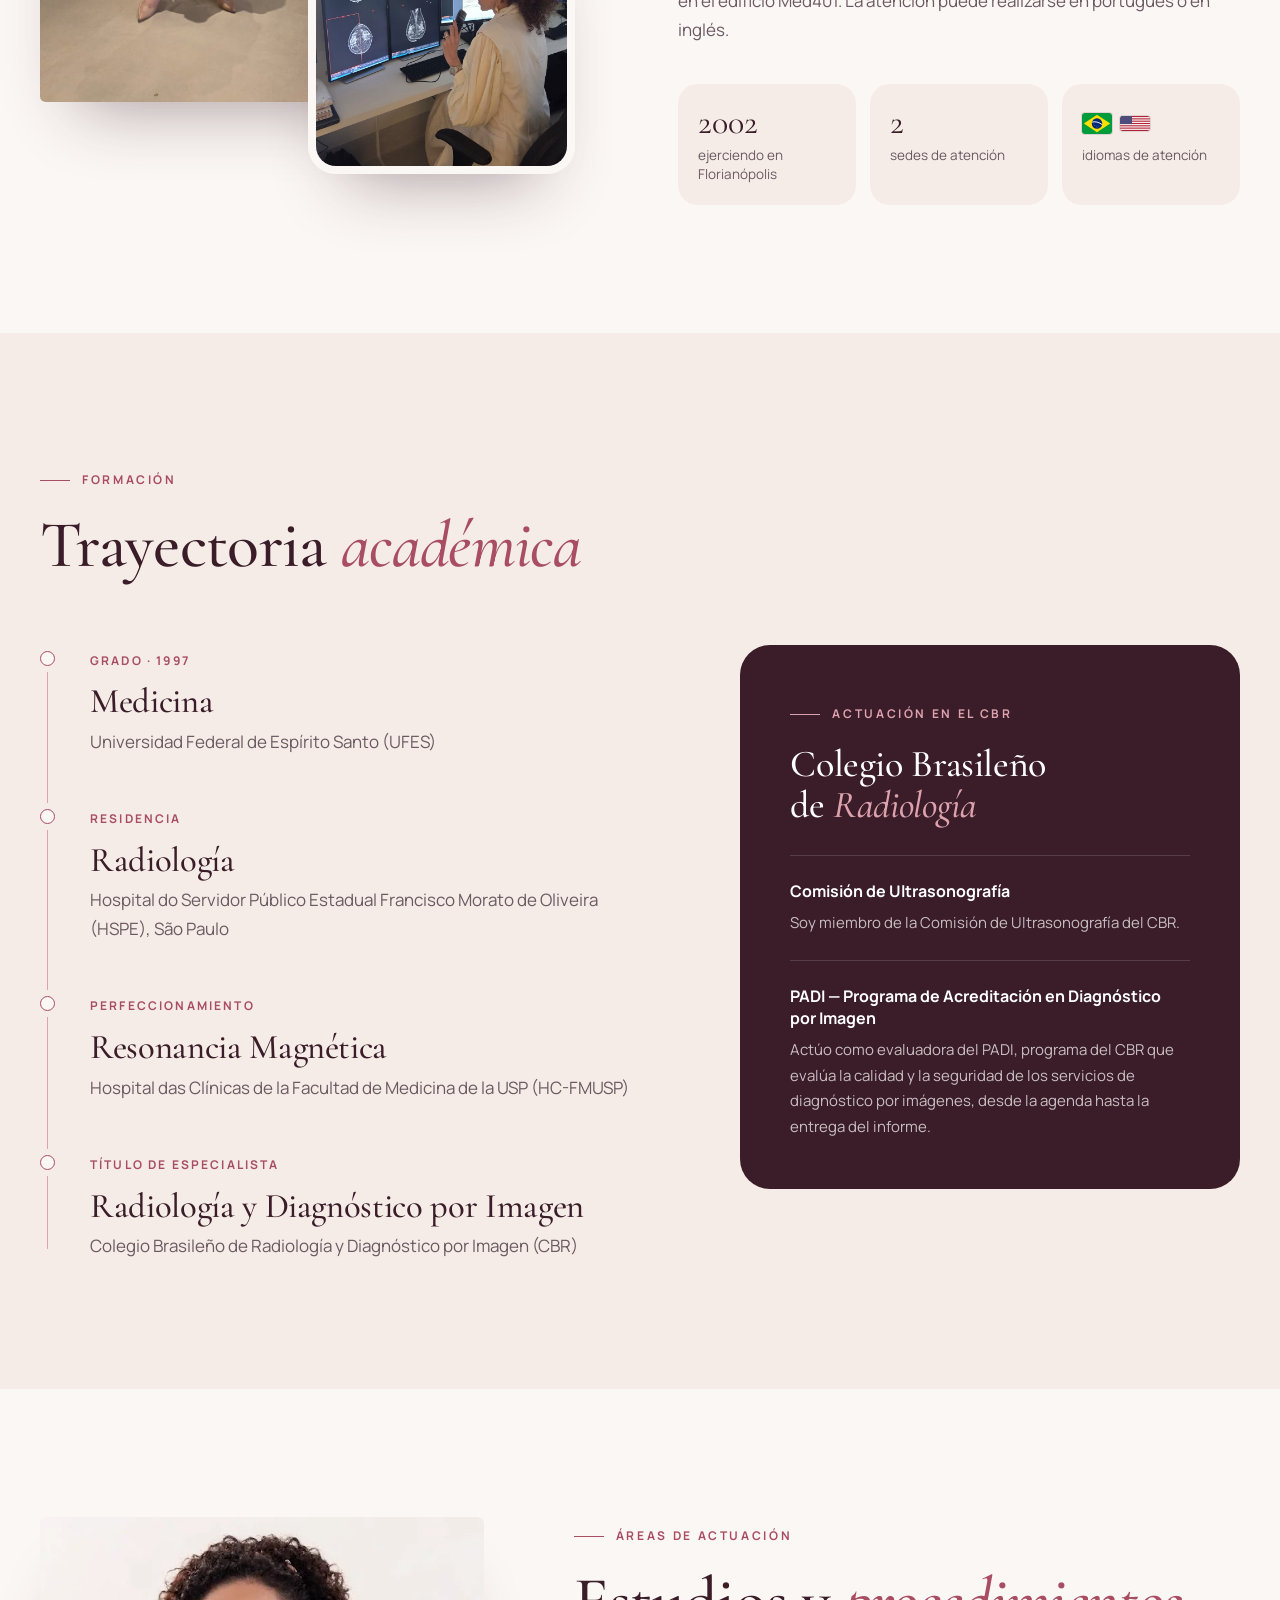
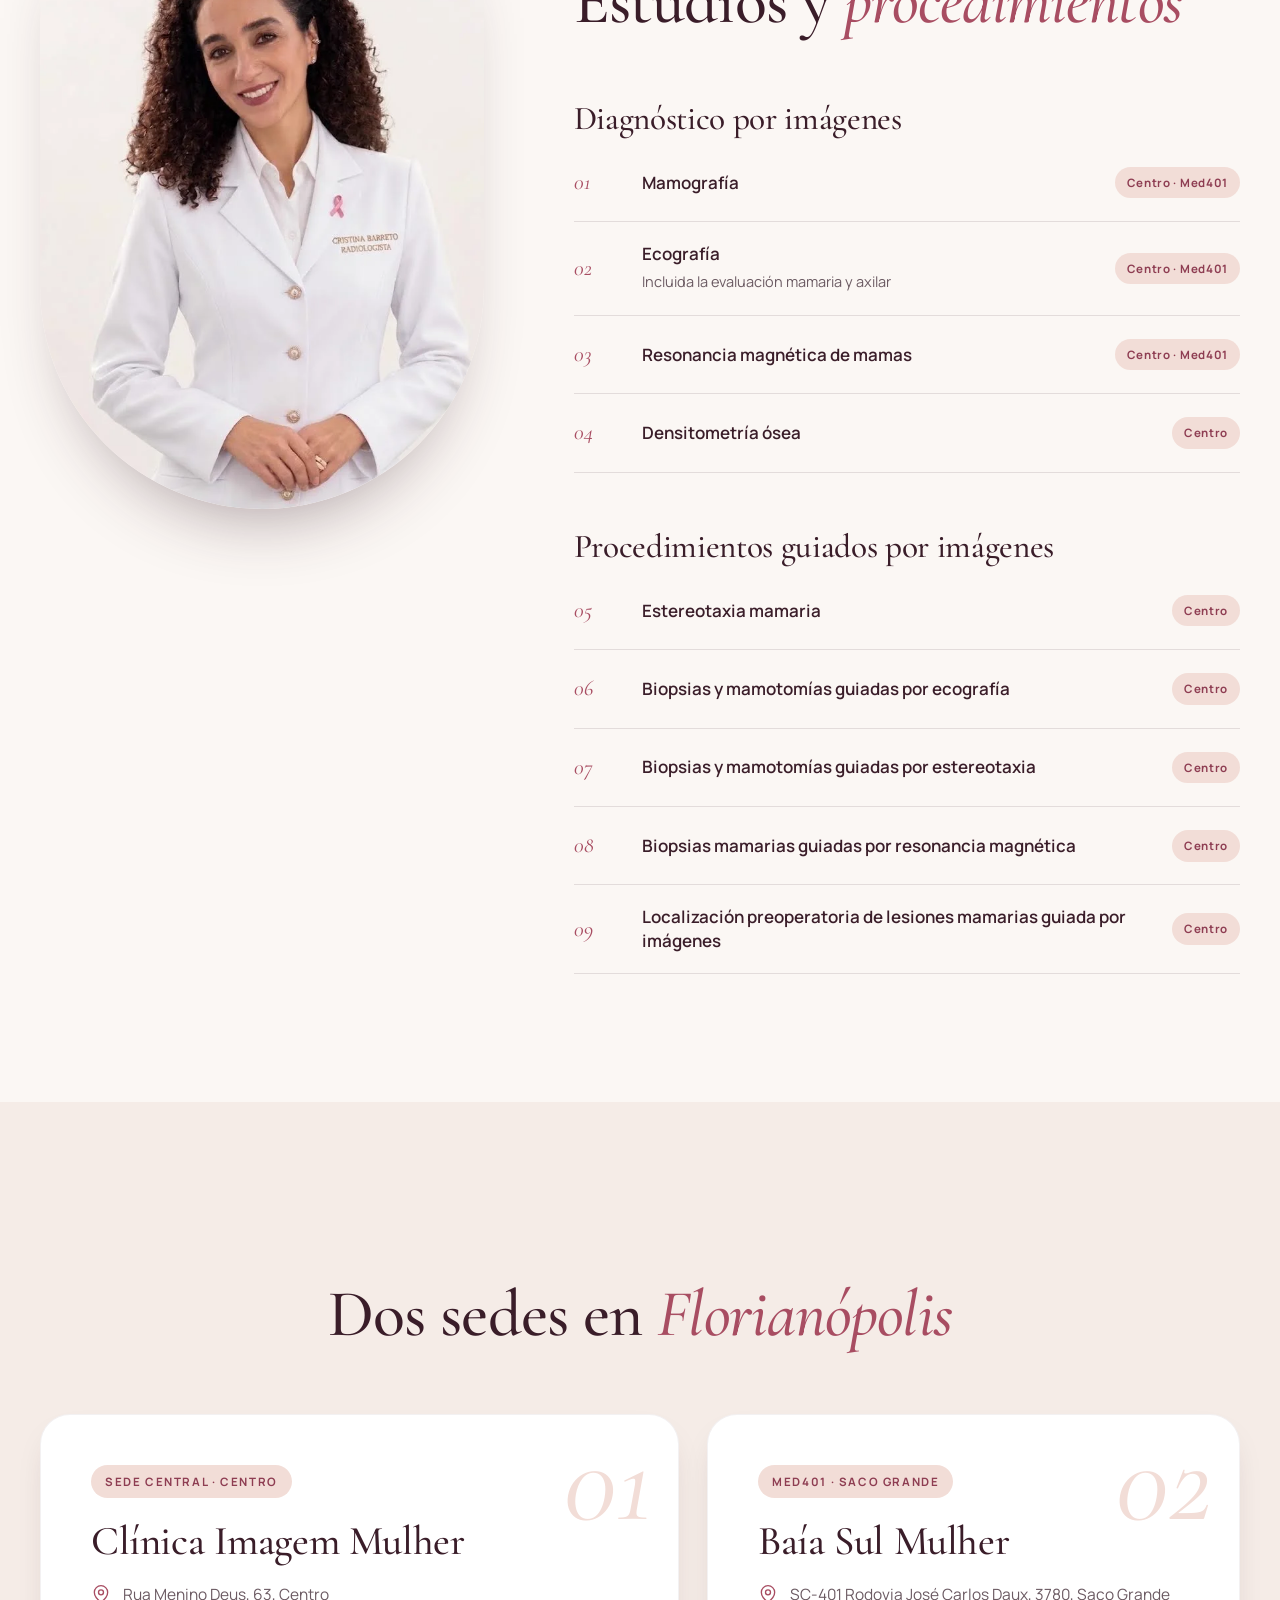
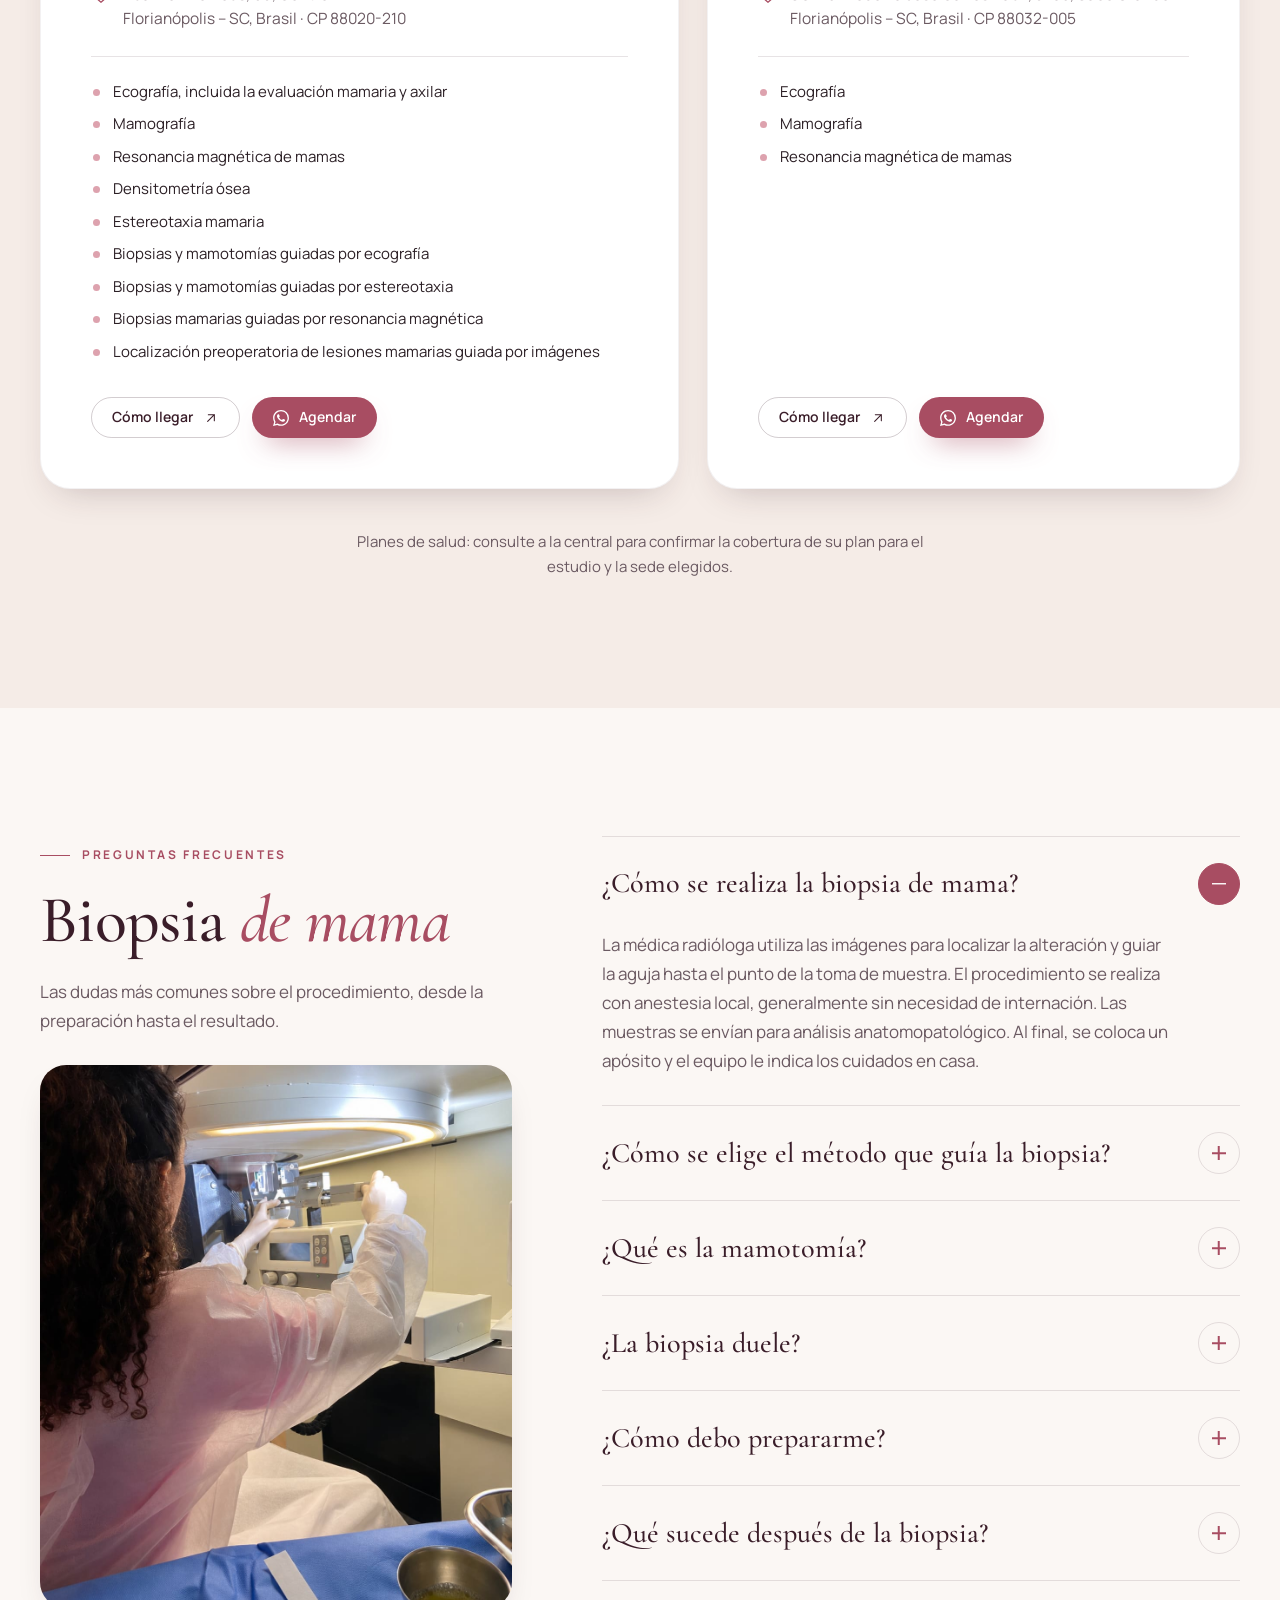
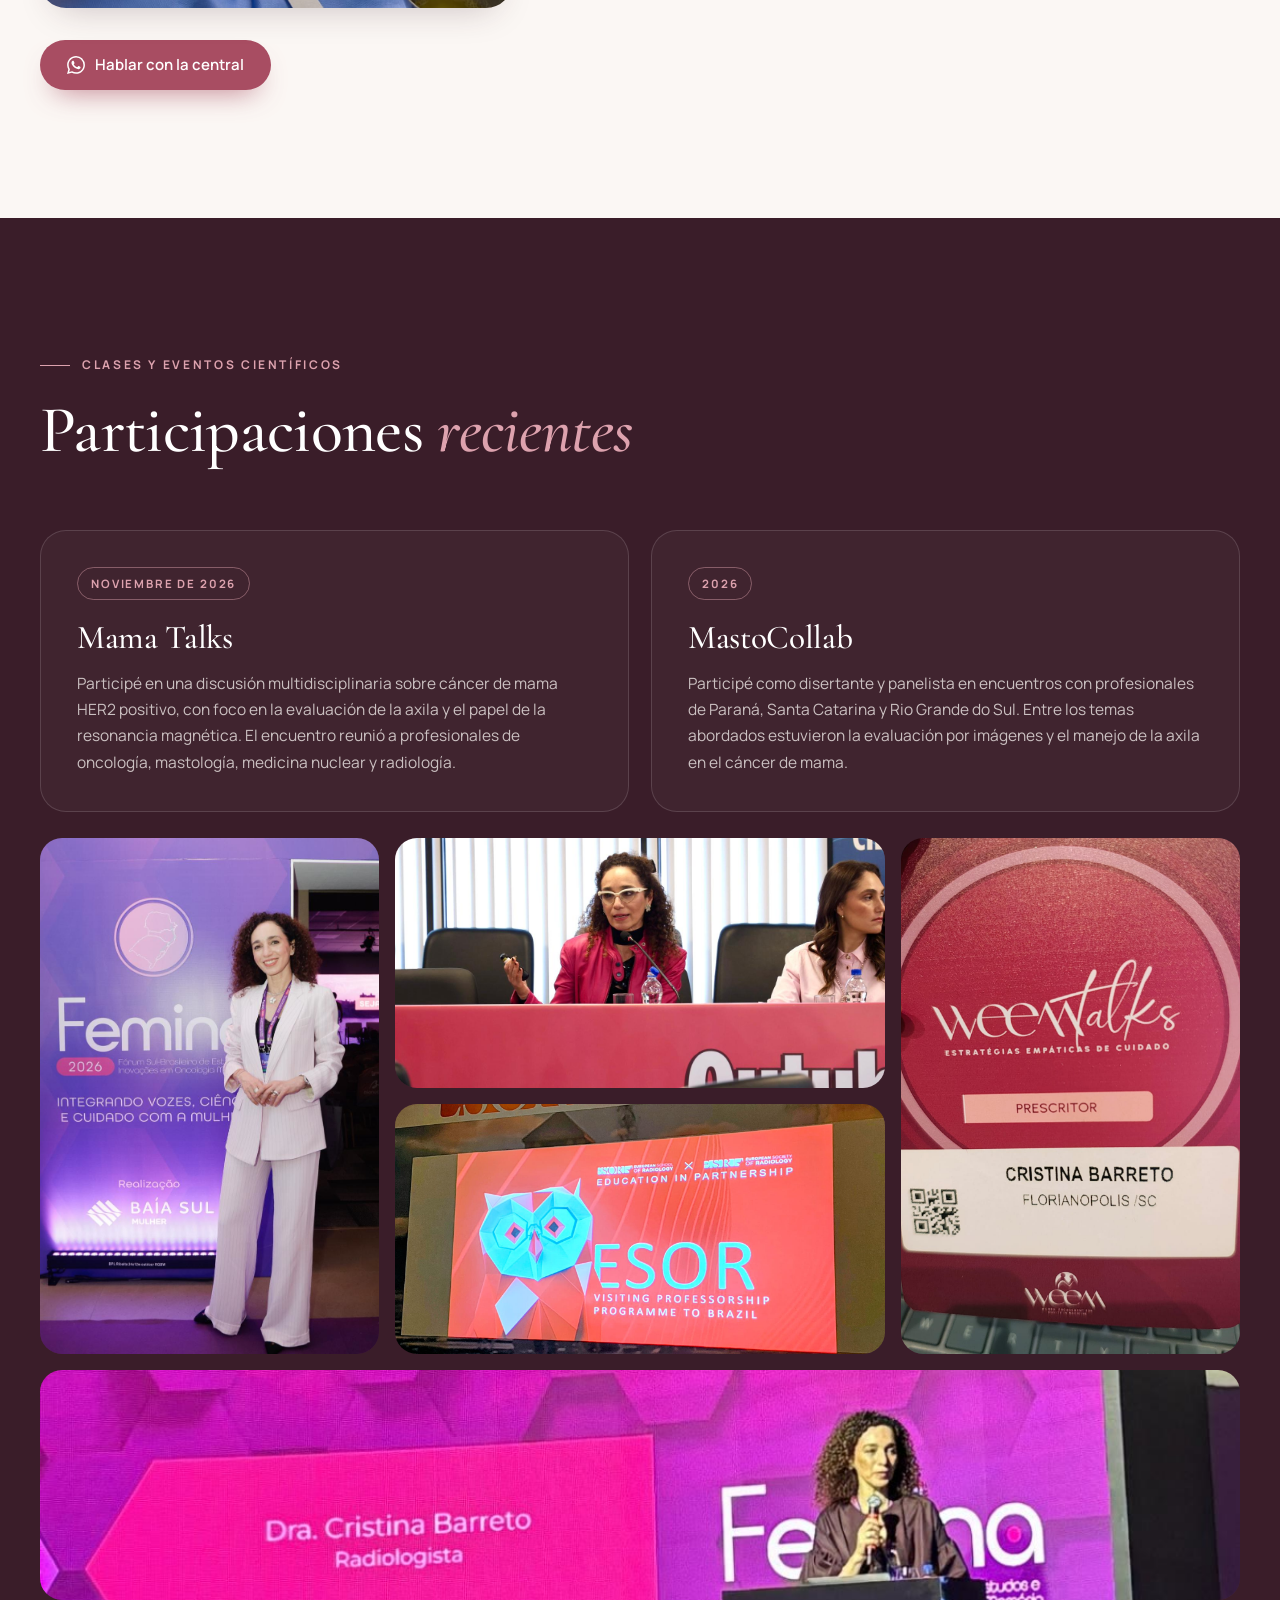
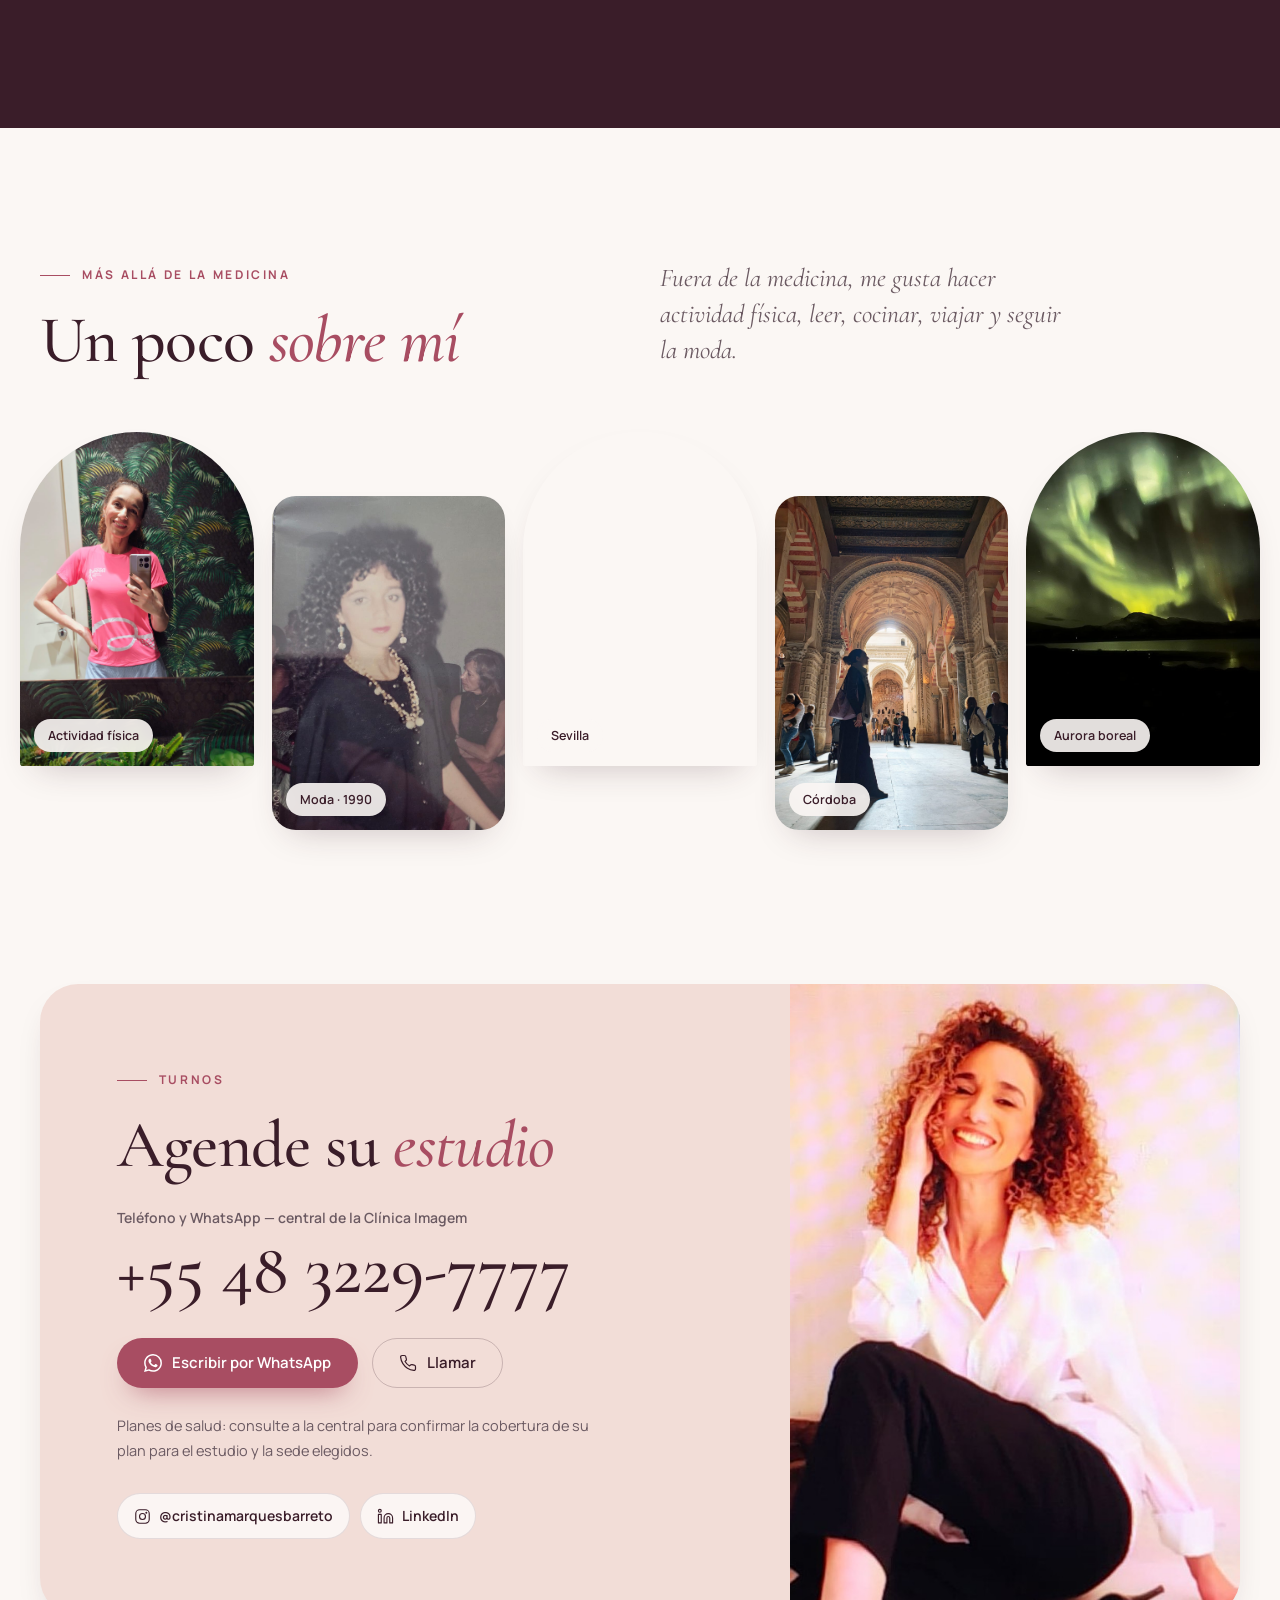
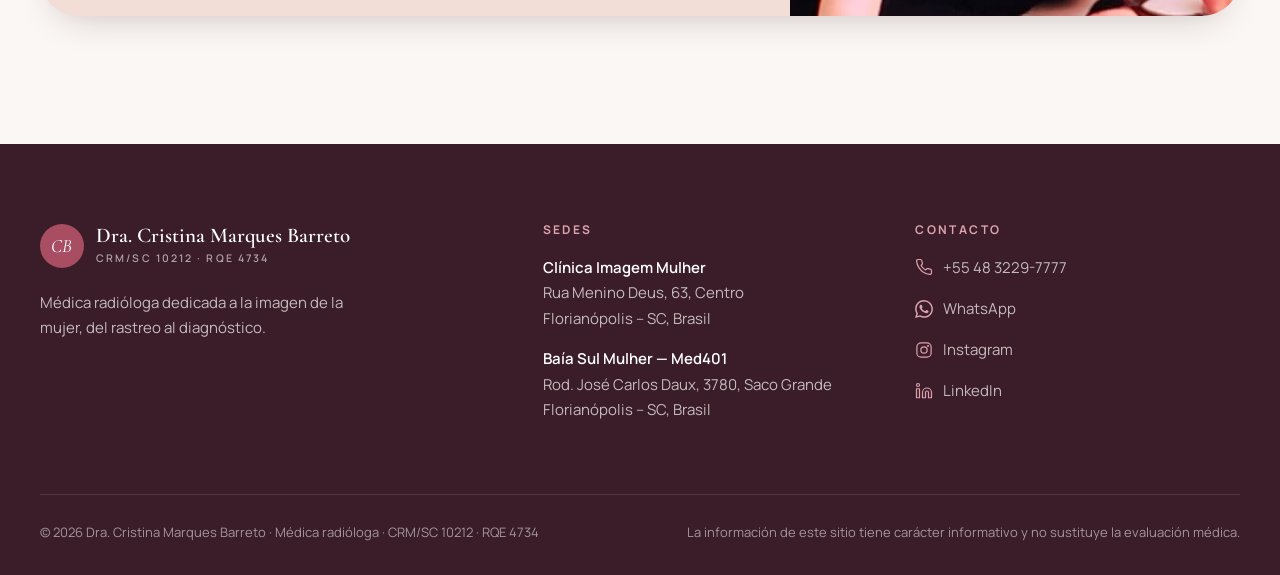
<file: es/index.html>
<!doctype html>
<html lang="es">
<head>
  <meta charset="utf-8">
  <meta name="viewport" content="width=device-width, initial-scale=1">
  <title>Dra. Cristina Marques Barreto · Médica radióloga en Florianópolis | Imagen de la mujer</title>
  <meta name="description" content="Médica radióloga en Florianópolis (Brasil) desde 2002, dedicada a la imagen de la mujer: mamografía, ecografía, resonancia magnética de mamas, biopsias y procedimientos guiados por imágenes. CRM/SC 10212 · RQE 4734.">
  <meta name="theme-color" content="#FBF7F4">

  <!-- Open Graph (reemplace la URL de la imagen por la dirección completa al publicar) -->
  <meta property="og:type" content="website">
  <meta property="og:locale" content="es_ES">
  <meta property="og:title" content="Dra. Cristina Marques Barreto · Médica radióloga">
  <meta property="og:description" content="Imagen de la mujer, del rastreo al diagnóstico. Florianópolis – SC, Brasil.">
  <meta property="og:image" content="../assets/img/retrato-noite.jpg">

  <!-- Versões em outros idiomas (troque pelo endereço completo do domínio ao publicar) -->
  <link rel="alternate" hreflang="pt-BR" href="../index.html">
  <link rel="alternate" hreflang="en" href="../en/index.html">
  <link rel="alternate" hreflang="es" href="index.html">

  <link rel="icon" href="../assets/img/favicon.svg" type="image/svg+xml">
  <link rel="preconnect" href="https://fonts.googleapis.com">
  <link rel="preconnect" href="https://fonts.gstatic.com" crossorigin>
  <link href="https://fonts.googleapis.com/css2?family=Cormorant+Garamond:ital,wght@0,400;0,500;0,600;1,400;1,500&family=Manrope:wght@400;500;600;700&family=Great+Vibes&display=swap" rel="stylesheet">
  <link rel="stylesheet" href="../assets/css/style.css">
  <script>document.documentElement.classList.add('js');</script>

  <script type="application/ld+json">
  {
    "@context": "https://schema.org",
    "@type": "Physician",
    "name": "Dra. Cristina Marques Barreto",
    "description": "Médica radióloga dedicada a la imagen de la mujer, del rastreo al diagnóstico.",
    "medicalSpecialty": "Radiography",
    "telephone": "+55-48-3229-7777",
    "knowsLanguage": ["pt-BR", "en"],
    "image": "../assets/img/retrato-noite.jpg",
    "sameAs": [
      "https://www.instagram.com/cristinamarquesbarreto/",
      "https://br.linkedin.com/in/cristina-barreto-1083301a4"
    ],
    "location": [
      {
        "@type": "MedicalClinic",
        "name": "Clínica Imagem Mulher",
        "address": {
          "@type": "PostalAddress",
          "streetAddress": "Rua Menino Deus, 63, Centro",
          "addressLocality": "Florianópolis",
          "addressRegion": "SC",
          "postalCode": "88020-210",
          "addressCountry": "BR"
        }
      },
      {
        "@type": "MedicalClinic",
        "name": "Baía Sul Mulher — Med401",
        "address": {
          "@type": "PostalAddress",
          "streetAddress": "SC-401 Rodovia José Carlos Daux, 3780, Saco Grande",
          "addressLocality": "Florianópolis",
          "addressRegion": "SC",
          "postalCode": "88032-005",
          "addressCountry": "BR"
        }
      }
    ]
  }
  </script>
</head>
<body>

  <!-- Íconos -->
  <svg width="0" height="0" style="position:absolute" aria-hidden="true">
    <symbol id="i-wa" viewBox="0 0 24 24"><path fill="currentColor" d="M17.47 14.38c-.3-.15-1.76-.87-2.03-.97-.27-.1-.47-.15-.67.15-.2.3-.77.97-.94 1.16-.17.2-.35.22-.64.08-.3-.15-1.26-.46-2.39-1.48-.88-.79-1.48-1.76-1.65-2.06-.17-.3-.02-.46.13-.6.13-.14.3-.35.45-.52.15-.18.2-.3.3-.5.1-.2.05-.37-.03-.52-.07-.15-.67-1.61-.92-2.2-.24-.58-.48-.5-.67-.51h-.57c-.2 0-.52.07-.8.37-.27.3-1.04 1.02-1.04 2.48s1.07 2.88 1.21 3.07c.15.2 2.1 3.2 5.08 4.49.71.3 1.26.49 1.7.63.71.22 1.36.19 1.87.12.57-.09 1.76-.72 2-1.42.25-.7.25-1.29.18-1.41-.08-.13-.27-.2-.57-.35m-5.42 7.4h-.01a9.87 9.87 0 0 1-5.03-1.37l-.36-.22-3.74.99 1-3.65-.24-.37a9.86 9.86 0 0 1-1.51-5.26c0-5.45 4.44-9.88 9.89-9.88 2.64 0 5.12 1.03 6.99 2.9a9.83 9.83 0 0 1 2.89 6.99c0 5.45-4.44 9.88-9.88 9.88m8.41-18.3A11.82 11.82 0 0 0 12.05 0C5.5 0 .16 5.34.16 11.89c0 2.1.55 4.14 1.59 5.95L.06 24l6.3-1.65a11.88 11.88 0 0 0 5.68 1.45h.01c6.55 0 11.89-5.34 11.89-11.89a11.82 11.82 0 0 0-3.48-8.41z"/></symbol>
    <symbol id="i-phone" viewBox="0 0 24 24"><path fill="none" stroke="currentColor" stroke-width="1.6" stroke-linecap="round" stroke-linejoin="round" d="M22 16.92v3a2 2 0 0 1-2.18 2 19.79 19.79 0 0 1-8.63-3.07 19.5 19.5 0 0 1-6-6 19.79 19.79 0 0 1-3.07-8.67A2 2 0 0 1 4.11 2h3a2 2 0 0 1 2 1.72c.13.96.36 1.9.7 2.81a2 2 0 0 1-.45 2.11L8.09 9.91a16 16 0 0 0 6 6l1.27-1.27a2 2 0 0 1 2.11-.45c.91.34 1.85.57 2.81.7A2 2 0 0 1 22 16.92z"/></symbol>
    <symbol id="i-pin" viewBox="0 0 24 24"><g fill="none" stroke="currentColor" stroke-width="1.6" stroke-linecap="round" stroke-linejoin="round"><path d="M20 10c0 6-8 12-8 12s-8-6-8-12a8 8 0 0 1 16 0Z"/><circle cx="12" cy="10" r="3"/></g></symbol>
    <symbol id="i-arrow" viewBox="0 0 24 24"><path fill="none" stroke="currentColor" stroke-width="1.6" stroke-linecap="round" stroke-linejoin="round" d="M7 17 17 7M8 7h9v9"/></symbol>
    <symbol id="i-insta" viewBox="0 0 24 24"><g fill="none" stroke="currentColor" stroke-width="1.6" stroke-linecap="round" stroke-linejoin="round"><rect x="2.5" y="2.5" width="19" height="19" rx="5.5"/><circle cx="12" cy="12" r="4.2"/><circle cx="17.4" cy="6.6" r=".6" fill="currentColor"/></g></symbol>
    <symbol id="i-linkedin" viewBox="0 0 24 24"><g fill="none" stroke="currentColor" stroke-width="1.6" stroke-linecap="round" stroke-linejoin="round"><path d="M16 8a6 6 0 0 1 6 6v7h-4v-7a2 2 0 0 0-4 0v7h-4v-7a6 6 0 0 1 6-6z"/><rect x="2" y="9" width="4" height="12"/><circle cx="4" cy="4" r="2"/></g></symbol>
    <symbol id="i-globe" viewBox="0 0 24 24"><g fill="none" stroke="currentColor" stroke-width="1.6" stroke-linecap="round" stroke-linejoin="round"><circle cx="12" cy="12" r="10"/><path d="M2 12h20M12 2a15.3 15.3 0 0 1 4 10 15.3 15.3 0 0 1-4 10 15.3 15.3 0 0 1-4-10 15.3 15.3 0 0 1 4-10z"/></g></symbol>
    <symbol id="i-star" viewBox="0 0 24 24"><path fill="currentColor" d="M12 2.6l2.9 6 6.6.9-4.8 4.6 1.2 6.5L12 17.5l-5.9 3.1 1.2-6.5-4.8-4.6 6.6-.9z"/></symbol>
  </svg>

  <a class="skip-link" href="#conteudo">Saltar al contenido</a>

  <!-- ============ ENCABEZADO ============ -->
  <header class="site-header">
    <div class="container">
      <div class="hdr-top">
        <a href="#inicio" class="hdr-id" aria-label="Dra. Cristina Marques Barreto — inicio">
          <span class="hdr-name">Dra. Cristina Marques Barreto</span>
          <span class="hdr-meta">
            <span class="hdr-spec">Radiología y Diagnóstico por Imagen</span>
            <span class="hdr-crm">CRM/SC 10212 · RQE 4734</span>
          </span>
        </a>

        <div class="hdr-actions">
          <nav class="lang" aria-label="Idioma">
            <a href="../index.html" hreflang="pt-BR" lang="pt-BR" title="Português"><img src="../assets/img/flags/br.svg" width="26" height="18" alt="Português"></a>
            <a href="../en/index.html" hreflang="en" lang="en" title="English"><img src="../assets/img/flags/us.svg" width="26" height="18" alt="English"></a>
            <a href="index.html" hreflang="es" lang="es" title="Español" aria-current="page"><img src="../assets/img/flags/es.svg" width="26" height="18" alt="Español"></a>
          </nav>
          <div class="hdr-contact">
            <a class="pill pill-outline" href="tel:+554832297777" aria-label="Llamar al +55 48 3229-7777">
              <svg aria-hidden="true"><use href="#i-phone"/></svg>
              <span class="pill-long">+55 48 3229-7777</span><span class="pill-short">Llamar</span>
            </a>
            <a class="pill pill-wa" href="https://wa.me/554832297777?text=Hola%2C%20me%20gustar%C3%ADa%20agendar%20un%20estudio%20con%20la%20Dra.%20Cristina%20Marques%20Barreto." target="_blank" rel="noopener">
              <svg aria-hidden="true"><use href="#i-wa"/></svg> WhatsApp
            </a>
          </div>
        </div>
      </div>

      <nav class="nav" aria-label="Navegación principal">
        <ul>
          <li><a href="#sobre">Sobre mí</a></li>
          <li><a href="#formacao">Formación</a></li>
          <li><a href="#exames">Estudios</a></li>
          <li><a href="#onde-atendo">Dónde atiendo</a></li>
          <li><a href="#biopsia">Biopsia</a></li>
          <li><a href="#eventos">Eventos</a></li>
          <li><a href="#agendar">Turnos</a></li>
        </ul>
      </nav>
    </div>
  </header>

  <main id="conteudo">

    <!-- ============ PORTADA ============ -->
    <section class="hero" id="inicio">
      <div class="container hero-grid">
        <div class="hero-copy">
          <nav class="lang-switch reveal" aria-label="Idioma">
            <a href="../index.html" hreflang="pt-BR" lang="pt-BR"><img src="../assets/img/flags/br.svg" width="20" height="14" alt=""> PT</a>
            <a href="../en/index.html" hreflang="en" lang="en"><img src="../assets/img/flags/us.svg" width="20" height="14" alt=""> EN</a>
            <a href="index.html" hreflang="es" lang="es" aria-current="page"><img src="../assets/img/flags/es.svg" width="20" height="14" alt=""> ES</a>
          </nav>
          <p class="eyebrow reveal" style="--d:.06s">Médica Radióloga</p>
          <h1 class="reveal" style="--d:.1s">Dra. Cristina<em>Marques Barreto</em></h1>
          <p class="hero-phrase reveal" style="--d:.16s">Imagen de la mujer, del rastreo al diagnóstico.</p>
          <p class="hero-reg reveal" style="--d:.2s">CRM/SC 10212 · RQE 4734 (Radiología y Diagnóstico por Imagen)</p>
          <div class="hero-actions reveal" style="--d:.24s">
            <a class="btn btn-primary" href="https://wa.me/554832297777?text=Hola%2C%20me%20gustar%C3%ADa%20agendar%20un%20estudio%20con%20la%20Dra.%20Cristina%20Marques%20Barreto." target="_blank" rel="noopener">
              <svg aria-hidden="true"><use href="#i-wa"/></svg> Agendar por WhatsApp
            </a>
            <a class="btn btn-ghost" href="https://www.instagram.com/cristinamarquesbarreto/" target="_blank" rel="noopener">
              <svg aria-hidden="true"><use href="#i-insta"/></svg> Instagram
            </a>
            <a class="btn btn-ghost" href="https://br.linkedin.com/in/cristina-barreto-1083301a4" target="_blank" rel="noopener">
              <svg aria-hidden="true"><use href="#i-linkedin"/></svg> LinkedIn
            </a>
          </div>
        </div>

        <figure class="hero-photo reveal" style="--d:.12s">
          <img src="../assets/img/retrato-conjunto.webp" width="750" height="1000" fetchpriority="high"
               alt="Dra. Cristina Marques Barreto sonriendo, con traje blanco, junto al mamógrafo">
        </figure>
      </div>
    </section>

    <!-- ============ FRANJA ============ -->
    <div class="marquee" role="presentation">
      <div class="marquee-track">
        <div class="marquee-group">
          <span>Mamografía</span><i>✦</i>
          <span>Ecografía</span><i>✦</i>
          <span>Resonancia magnética de mamas</span><i>✦</i>
          <span>Densitometría ósea</span><i>✦</i>
          <span>Estereotaxia mamaria</span><i>✦</i>
          <span>Biopsias guiadas por imágenes</span><i>✦</i>
          <span>Mamotomía</span><i>✦</i>
          <span>Localización preoperatoria</span><i>✦</i>
        </div>
        <div class="marquee-group" aria-hidden="true">
          <span>Mamografía</span><i>✦</i>
          <span>Ecografía</span><i>✦</i>
          <span>Resonancia magnética de mamas</span><i>✦</i>
          <span>Densitometría ósea</span><i>✦</i>
          <span>Estereotaxia mamaria</span><i>✦</i>
          <span>Biopsias guiadas por imágenes</span><i>✦</i>
          <span>Mamotomía</span><i>✦</i>
          <span>Localización preoperatoria</span><i>✦</i>
        </div>
      </div>
    </div>

    <!-- ============ SOBRE MÍ ============ -->
    <section class="section about" id="sobre">
      <div class="container about-grid">
        <div class="about-visual reveal">
          <figure class="about-main">
            <img src="../assets/img/recepcao.jpg" width="900" height="1600" loading="lazy" decoding="async"
                 alt="Dra. Cristina Marques Barreto con vestido blanco en la recepción de la clínica">
          </figure>
          <figure class="about-small">
            <img src="../assets/img/estacao-de-laudos.jpg" width="900" height="1600" loading="lazy" decoding="async"
                 alt="Dra. Cristina analizando imágenes de mamografía en la estación de informes">
          </figure>
        </div>

        <div class="about-copy">
          <p class="eyebrow reveal">Sobre mí</p>
          <h2 class="reveal" style="--d:.06s">Más de dos décadas dedicadas a la <em>imagen de la mujer</em></h2>
          <p class="reveal" style="--d:.12s">Soy médica radióloga y ejerzo en Florianópolis desde 2002. Mi trabajo está dedicado a la imagen de la mujer, con foco en el rastreo del cáncer de mama, la investigación de alteraciones mamarias y la realización de biopsias y otros procedimientos guiados por imágenes.</p>
          <p class="reveal" style="--d:.18s">Atiendo en la Clínica Imagem Mulher, en el Centro, y en Baía Sul Mulher, en el edificio Med401. La atención puede realizarse en portugués o en inglés.</p>
          <ul class="about-facts reveal" style="--d:.24s">
            <li><span class="num">2002</span>ejerciendo en Florianópolis</li>
            <li><span class="num">2</span>sedes de atención</li>
            <li><span class="num flags"><img src="../assets/img/flags/br.svg" width="30" height="21" alt="Português"><img src="../assets/img/flags/us.svg" width="30" height="21" alt="English"></span>idiomas de atención</li>
          </ul>
        </div>
      </div>
    </section>

    <!-- ============ FORMACIÓN + CBR ============ -->
    <section class="section formacao" id="formacao">
      <div class="container">
        <header class="section-head">
          <p class="eyebrow reveal">Formación</p>
          <h2 class="reveal" style="--d:.06s">Trayectoria <em>académica</em></h2>
        </header>

        <div class="formacao-grid">
          <ol class="timeline">
            <li class="reveal">
              <span class="tl-tag">Grado · 1997</span>
              <h3>Medicina</h3>
              <p>Universidad Federal de Espírito Santo (UFES)</p>
            </li>
            <li class="reveal">
              <span class="tl-tag">Residencia</span>
              <h3>Radiología</h3>
              <p>Hospital do Servidor Público Estadual Francisco Morato de Oliveira (HSPE), São Paulo</p>
            </li>
            <li class="reveal">
              <span class="tl-tag">Perfeccionamiento</span>
              <h3>Resonancia Magnética</h3>
              <p>Hospital das Clínicas de la Facultad de Medicina de la USP (HC-FMUSP)</p>
            </li>
            <li class="reveal">
              <span class="tl-tag">Título de especialista</span>
              <h3>Radiología y Diagnóstico por Imagen</h3>
              <p>Colegio Brasileño de Radiología y Diagnóstico por Imagen (CBR)</p>
            </li>
          </ol>

          <aside class="cbr-card reveal" aria-labelledby="cbr-title">
            <p class="eyebrow light">Actuación en el CBR</p>
            <h3 id="cbr-title">Colegio Brasileño de <em>Radiología</em></h3>
            <div class="cbr-item">
              <h4>Comisión de Ultrasonografía</h4>
              <p>Soy miembro de la Comisión de Ultrasonografía del CBR.</p>
            </div>
            <div class="cbr-item">
              <h4>PADI — Programa de Acreditación en Diagnóstico por Imagen</h4>
              <p>Actúo como evaluadora del PADI, programa del CBR que evalúa la calidad y la seguridad de los servicios de diagnóstico por imágenes, desde la agenda hasta la entrega del informe.</p>
            </div>
          </aside>
        </div>
      </div>
    </section>

    <!-- ============ ESTUDIOS ============ -->
    <section class="section exames" id="exames">
      <div class="container exames-grid">
        <figure class="exames-photo reveal">
          <img src="../assets/img/retrato-claro.webp" width="716" height="896" loading="lazy" decoding="async"
               alt="Dra. Cristina con bata blanca, sonriendo">
        </figure>

        <div class="exames-content">
          <header class="section-head">
            <p class="eyebrow reveal">Áreas de actuación</p>
            <h2 class="reveal" style="--d:.06s">Estudios y <em>procedimientos</em></h2>
          </header>

          <div class="ex-group reveal">
            <h3>Diagnóstico por imágenes</h3>
            <ol class="ex-list">
              <li><span class="ex-n">01</span><div><h4>Mamografía</h4></div><span class="ex-where">Centro · Med401</span></li>
              <li><span class="ex-n">02</span><div><h4>Ecografía</h4><p>Incluida la evaluación mamaria y axilar</p></div><span class="ex-where">Centro · Med401</span></li>
              <li><span class="ex-n">03</span><div><h4>Resonancia magnética de mamas</h4></div><span class="ex-where">Centro · Med401</span></li>
              <li><span class="ex-n">04</span><div><h4>Densitometría ósea</h4></div><span class="ex-where">Centro</span></li>
            </ol>
          </div>

          <div class="ex-group reveal">
            <h3>Procedimientos guiados por imágenes</h3>
            <ol class="ex-list">
              <li><span class="ex-n">05</span><div><h4>Estereotaxia mamaria</h4></div><span class="ex-where">Centro</span></li>
              <li><span class="ex-n">06</span><div><h4>Biopsias y mamotomías guiadas por ecografía</h4></div><span class="ex-where">Centro</span></li>
              <li><span class="ex-n">07</span><div><h4>Biopsias y mamotomías guiadas por estereotaxia</h4></div><span class="ex-where">Centro</span></li>
              <li><span class="ex-n">08</span><div><h4>Biopsias mamarias guiadas por resonancia magnética</h4></div><span class="ex-where">Centro</span></li>
              <li><span class="ex-n">09</span><div><h4>Localización preoperatoria de lesiones mamarias guiada por imágenes</h4></div><span class="ex-where">Centro</span></li>
            </ol>
          </div>
        </div>
      </div>
    </section>

    <!-- ============ DÓNDE ATIENDO ============ -->
    <section class="section locais" id="onde-atendo">
      <div class="container">
        <header class="section-head center">
          <p class="eyebrow reveal">Dónde atiendo</p>
          <h2 class="reveal" style="--d:.06s">Dos sedes en <em>Florianópolis</em></h2>
        </header>

        <div class="locais-grid">
          <article class="local-card reveal" data-mark="01">
            <span class="local-tag">Sede central · Centro</span>
            <h3>Clínica Imagem Mulher</h3>
            <p class="local-addr">
              <svg aria-hidden="true"><use href="#i-pin"/></svg>
              <span>Rua Menino Deus, 63, Centro<br>Florianópolis – SC, Brasil · CP 88020-210</span>
            </p>
            <ul class="local-list">
              <li>Ecografía, incluida la evaluación mamaria y axilar</li>
              <li>Mamografía</li>
              <li>Resonancia magnética de mamas</li>
              <li>Densitometría ósea</li>
              <li>Estereotaxia mamaria</li>
              <li>Biopsias y mamotomías guiadas por ecografía</li>
              <li>Biopsias y mamotomías guiadas por estereotaxia</li>
              <li>Biopsias mamarias guiadas por resonancia magnética</li>
              <li>Localización preoperatoria de lesiones mamarias guiada por imágenes</li>
            </ul>
            <div class="local-actions">
              <a class="btn btn-ghost btn-sm" href="https://www.google.com/maps/search/?api=1&amp;query=Rua%20Menino%20Deus%2C%2063%2C%20Centro%2C%20Florian%C3%B3polis%20-%20SC%2C%2088020-210" target="_blank" rel="noopener">
                Cómo llegar <svg aria-hidden="true"><use href="#i-arrow"/></svg>
              </a>
              <a class="btn btn-primary btn-sm" href="https://wa.me/554832297777?text=Hola%2C%20me%20gustar%C3%ADa%20agendar%20un%20estudio%20con%20la%20Dra.%20Cristina%20en%20la%20Cl%C3%ADnica%20Imagem%20Mulher%20(Centro)." target="_blank" rel="noopener">
                <svg aria-hidden="true"><use href="#i-wa"/></svg> Agendar
              </a>
            </div>
          </article>

          <article class="local-card reveal" style="--d:.1s" data-mark="02">
            <span class="local-tag">Med401 · Saco Grande</span>
            <h3>Baía Sul Mulher</h3>
            <p class="local-addr">
              <svg aria-hidden="true"><use href="#i-pin"/></svg>
              <span>SC-401 Rodovia José Carlos Daux, 3780, Saco Grande<br>Florianópolis – SC, Brasil · CP 88032-005</span>
            </p>
            <ul class="local-list">
              <li>Ecografía</li>
              <li>Mamografía</li>
              <li>Resonancia magnética de mamas</li>
            </ul>
            <div class="local-actions">
              <a class="btn btn-ghost btn-sm" href="https://www.google.com/maps/search/?api=1&amp;query=Rodovia%20Jos%C3%A9%20Carlos%20Daux%2C%203780%2C%20Saco%20Grande%2C%20Florian%C3%B3polis%20-%20SC%2C%2088032-005" target="_blank" rel="noopener">
                Cómo llegar <svg aria-hidden="true"><use href="#i-arrow"/></svg>
              </a>
              <a class="btn btn-primary btn-sm" href="https://wa.me/554832297777?text=Hola%2C%20me%20gustar%C3%ADa%20agendar%20un%20estudio%20con%20la%20Dra.%20Cristina%20en%20Ba%C3%ADa%20Sul%20Mulher%20(Med401)." target="_blank" rel="noopener">
                <svg aria-hidden="true"><use href="#i-wa"/></svg> Agendar
              </a>
            </div>
          </article>
        </div>

        <p class="locais-note reveal">Planes de salud: consulte a la central para confirmar la cobertura de su plan para el estudio y la sede elegidos.</p>
      </div>
    </section>

    <!-- ============ PREGUNTAS BIOPSIA ============ -->
    <section class="section faq" id="biopsia">
      <div class="container faq-grid">
        <div class="faq-aside">
          <p class="eyebrow reveal">Preguntas frecuentes</p>
          <h2 class="reveal" style="--d:.06s">Biopsia <em>de mama</em></h2>
          <p class="reveal" style="--d:.12s">Las dudas más comunes sobre el procedimiento, desde la preparación hasta el resultado.</p>
          <figure class="faq-figure reveal" style="--d:.18s">
            <img src="../assets/img/biopsia-procedimento.jpg" width="1086" height="1448" loading="lazy" decoding="async"
                 alt="Dra. Cristina realizando un procedimiento de biopsia guiada en el equipo de mamografía">
          </figure>
          <a class="btn btn-primary reveal" style="--d:.24s" href="https://wa.me/554832297777?text=Hola%2C%20tengo%20una%20duda%20sobre%20la%20biopsia%20de%20mama." target="_blank" rel="noopener">
            <svg aria-hidden="true"><use href="#i-wa"/></svg> Hablar con la central
          </a>
        </div>

        <div class="faq-list">
          <details class="faq-item reveal" name="faq" open>
            <summary>¿Cómo se realiza la biopsia de mama?<span class="faq-icon" aria-hidden="true"></span></summary>
            <div class="faq-body"><p>La médica radióloga utiliza las imágenes para localizar la alteración y guiar la aguja hasta el punto de la toma de muestra. El procedimiento se realiza con anestesia local, generalmente sin necesidad de internación. Las muestras se envían para análisis anatomopatológico. Al final, se coloca un apósito y el equipo le indica los cuidados en casa.</p></div>
          </details>
          <details class="faq-item reveal" name="faq">
            <summary>¿Cómo se elige el método que guía la biopsia?<span class="faq-icon" aria-hidden="true"></span></summary>
            <div class="faq-body"><p>La elección depende de cómo aparece la alteración en las imágenes. Cuando es bien visible en la ecografía, la toma de muestra puede seguirse en tiempo real. La estereotaxia utiliza imágenes de mamografía obtenidas desde distintos ángulos y se usa con frecuencia para investigar microcalcificaciones. La resonancia con contraste puede guiar la biopsia cuando una alteración sospechosa aparece en ese estudio y no puede localizarse con seguridad por los otros métodos.</p></div>
          </details>
          <details class="faq-item reveal" name="faq">
            <summary>¿Qué es la mamotomía?<span class="faq-icon" aria-hidden="true"></span></summary>
            <div class="faq-body"><p>Es una biopsia asistida por vacío. El dispositivo permite obtener varias muestras de tejido a través de una pequeña abertura en la piel. La indicación depende del hallazgo que se investiga.</p></div>
          </details>
          <details class="faq-item reveal" name="faq">
            <summary>¿La biopsia duele?<span class="faq-icon" aria-hidden="true"></span></summary>
            <div class="faq-body"><p>La aplicación de la anestesia puede causar un pinchazo breve. Durante la toma de muestra, puede sentir presión. Si siente dolor, avise al equipo.</p></div>
          </details>
          <details class="faq-item reveal" name="faq">
            <summary>¿Cómo debo prepararme?<span class="faq-icon" aria-hidden="true"></span></summary>
            <div class="faq-body"><p>Lleve la orden médica, las imágenes y los informes de los estudios anteriores. Informe al equipo si tiene alergias y qué medicamentos usa, especialmente los que interfieren en la coagulación. Cualquier ajuste de medicación debe ser indicado por el equipo responsable. Confirme la preparación específica al agendar.</p></div>
          </details>
          <details class="faq-item reveal" name="faq">
            <summary>¿Qué sucede después de la biopsia?<span class="faq-icon" aria-hidden="true"></span></summary>
            <div class="faq-body"><p>Puede haber sensibilidad local y un pequeño hematoma. Siga las indicaciones del equipo sobre el apósito y la vuelta a la actividad física. El resultado del análisis del tejido se evalúa junto con las imágenes para orientar los próximos pasos.</p></div>
          </details>
        </div>
      </div>
    </section>

    <!-- ============ EVENTOS ============ -->
    <section class="section eventos" id="eventos">
      <div class="container">
        <header class="section-head">
          <p class="eyebrow light reveal">Clases y eventos científicos</p>
          <h2 class="reveal" style="--d:.06s">Participaciones <em>recientes</em></h2>
        </header>

        <div class="eventos-grid">
          <article class="evento reveal">
            <span class="ev-date">Noviembre de 2026</span>
            <h3>Mama Talks</h3>
            <p>Participé en una discusión multidisciplinaria sobre cáncer de mama HER2 positivo, con foco en la evaluación de la axila y el papel de la resonancia magnética. El encuentro reunió a profesionales de oncología, mastología, medicina nuclear y radiología.</p>
          </article>
          <article class="evento reveal" style="--d:.1s">
            <span class="ev-date">2026</span>
            <h3>MastoCollab</h3>
            <p>Participé como disertante y panelista en encuentros con profesionales de Paraná, Santa Catarina y Rio Grande do Sul. Entre los temas abordados estuvieron la evaluación por imágenes y el manejo de la axila en el cáncer de mama.</p>
          </article>
        </div>

        <div class="ev-gallery reveal">
          <figure class="g1"><img src="../assets/img/femina-2026.jpg" width="854" height="1280" loading="lazy" decoding="async" alt="Dra. Cristina en Femina 2026, foro sur-brasileño de oncología de la mujer"></figure>
          <figure class="g2"><img src="../assets/img/palestra.jpg" width="1280" height="853" loading="lazy" decoding="async" alt="Dra. Cristina hablando al micrófono durante una mesa de debate"></figure>
          <figure class="g3"><img src="../assets/img/esor.jpg" width="1600" height="1199" loading="lazy" decoding="async" alt="Pantalla del programa ESOR Visiting Professorship Programme to Brazil"></figure>
          <figure class="g4"><img src="../assets/img/weem-talks.jpg" width="1200" height="1600" loading="lazy" decoding="async" alt="Credencial del evento WEEM Talks — estrategias empáticas de cuidado"></figure>
          <figure class="g5"><img src="../assets/img/femina-palco.jpg" width="1125" height="330" loading="lazy" decoding="async" alt="Dra. Cristina disertando en el escenario de Femina 2026"></figure>
        </div>
      </div>
    </section>

    <!-- ============ MÁS ALLÁ DE LA MEDICINA ============ -->
    <section class="section alem" id="alem">
      <div class="container alem-head">
        <div>
          <p class="eyebrow reveal">Más allá de la medicina</p>
          <h2 class="reveal" style="--d:.06s">Un poco <em>sobre mí</em></h2>
        </div>
        <p class="reveal" style="--d:.12s">Fuera de la medicina, me gusta hacer actividad física, leer, cocinar, viajar y seguir la moda.</p>
      </div>

      <div class="alem-strip">
        <figure class="reveal"><img src="../assets/img/atividade-fisica.jpg" width="1200" height="1600" loading="lazy" decoding="async" alt="Dra. Cristina con camiseta rosa de running"><figcaption>Actividad física</figcaption></figure>
        <figure class="reveal" style="--d:.08s"><img src="../assets/img/moda-1990.jpg" width="900" height="1600" loading="lazy" decoding="async" alt="Foto antigua de Cristina en un desfile, en 1990"><figcaption>Moda · 1990</figcaption></figure>
        <figure class="reveal" style="--d:.16s"><img src="../assets/img/sevilha.jpg" width="1200" height="1600" loading="lazy" decoding="async" alt="Dra. Cristina en la Plaza de España de Sevilla"><figcaption>Sevilla</figcaption></figure>
        <figure class="reveal" style="--d:.24s"><img src="../assets/img/cordoba.jpg" width="1200" height="1600" loading="lazy" decoding="async" alt="Dra. Cristina bajo los arcos de la Mezquita-Catedral de Córdoba"><figcaption>Córdoba</figcaption></figure>
        <figure class="reveal" style="--d:.32s"><img src="../assets/img/aurora.jpg" width="1280" height="960" loading="lazy" decoding="async" alt="Aurora boreal verde sobre montañas y un lago"><figcaption>Aurora boreal</figcaption></figure>
      </div>
    </section>

    <!-- ============ TURNOS ============ -->
    <section class="section contato" id="agendar">
      <div class="container">
        <div class="contato-card reveal">
          <div class="contato-copy">
            <p class="eyebrow">Turnos</p>
            <h2>Agende su <em>estudio</em></h2>
            <p class="contato-label">Teléfono y WhatsApp — central de la Clínica Imagem</p>
            <a class="contato-phone" href="tel:+554832297777">+55 48 3229-7777</a>
            <div class="hero-actions">
              <a class="btn btn-primary" href="https://wa.me/554832297777?text=Hola%2C%20me%20gustar%C3%ADa%20agendar%20un%20estudio%20con%20la%20Dra.%20Cristina%20Marques%20Barreto." target="_blank" rel="noopener">
                <svg aria-hidden="true"><use href="#i-wa"/></svg> Escribir por WhatsApp
              </a>
              <a class="btn btn-ghost" href="tel:+554832297777">
                <svg aria-hidden="true"><use href="#i-phone"/></svg> Llamar
              </a>
            </div>
            <p class="contato-note">Planes de salud: consulte a la central para confirmar la cobertura de su plan para el estudio y la sede elegidos.</p>

            <ul class="socials" aria-label="Redes y perfiles">
              <li><a href="https://www.instagram.com/cristinamarquesbarreto/" target="_blank" rel="noopener"><svg aria-hidden="true"><use href="#i-insta"/></svg> @cristinamarquesbarreto</a></li>
              <li><a href="https://br.linkedin.com/in/cristina-barreto-1083301a4" target="_blank" rel="noopener"><svg aria-hidden="true"><use href="#i-linkedin"/></svg> LinkedIn</a></li>
            </ul>
          </div>
          <figure class="contato-photo">
            <img src="../assets/img/ensaio.jpg" width="580" height="860" loading="lazy" decoding="async"
                 alt="Retrato de la Dra. Cristina Marques Barreto sonriendo, con camisa blanca">
          </figure>
        </div>
      </div>
    </section>
  </main>

  <!-- ============ PIE DE PÁGINA ============ -->
  <footer class="site-footer">
    <div class="container footer-grid">
      <div class="footer-brand">
        <a href="#inicio" class="brand">
          <span class="brand-mark" aria-hidden="true">CB</span>
          <span class="brand-text">
            <span class="brand-name">Dra. Cristina Marques Barreto</span>
            <span class="brand-sub">CRM/SC 10212 · RQE 4734</span>
          </span>
        </a>
        <p>Médica radióloga dedicada a la imagen de la mujer, del rastreo al diagnóstico.</p>
      </div>

      <div>
        <h4>Sedes</h4>
        <p><strong>Clínica Imagem Mulher</strong><br>Rua Menino Deus, 63, Centro<br>Florianópolis – SC, Brasil</p>
        <p><strong>Baía Sul Mulher — Med401</strong><br>Rod. José Carlos Daux, 3780, Saco Grande<br>Florianópolis – SC, Brasil</p>
      </div>

      <div>
        <h4>Contacto</h4>
        <ul class="footer-links">
          <li><a href="tel:+554832297777"><svg aria-hidden="true"><use href="#i-phone"/></svg> +55 48 3229-7777</a></li>
          <li><a href="https://wa.me/554832297777" target="_blank" rel="noopener"><svg aria-hidden="true"><use href="#i-wa"/></svg> WhatsApp</a></li>
          <li><a href="https://www.instagram.com/cristinamarquesbarreto/" target="_blank" rel="noopener"><svg aria-hidden="true"><use href="#i-insta"/></svg> Instagram</a></li>
          <li><a href="https://br.linkedin.com/in/cristina-barreto-1083301a4" target="_blank" rel="noopener"><svg aria-hidden="true"><use href="#i-linkedin"/></svg> LinkedIn</a></li>
        </ul>
      </div>
    </div>
    <div class="container footer-bottom">
      <p>© <span id="ano">2026</span> Dra. Cristina Marques Barreto · Médica radióloga · CRM/SC 10212 · RQE 4734</p>
      <p>La información de este sitio tiene carácter informativo y no sustituye la evaluación médica.</p>
    </div>
  </footer>

  <a class="wa-float" href="https://wa.me/554832297777?text=Hola%2C%20me%20gustar%C3%ADa%20agendar%20un%20estudio%20con%20la%20Dra.%20Cristina%20Marques%20Barreto." target="_blank" rel="noopener" aria-label="Agendar por WhatsApp">
    <svg aria-hidden="true"><use href="#i-wa"/></svg>
  </a>

  <script src="../assets/js/main.js" defer></script>
</body>
</html>
</file>
<file: assets/css/style.css>
/* =========================================================
   Dra. Cristina Marques Barreto — Radiologia · Imagem da mulher
   ========================================================= */

:root {
  --ivory: #FBF7F4;
  --cream: #F5ECE7;
  --blush: #F2DDD7;
  --blush-2: #EACBC3;
  --rose: #A84D62;
  --rose-ink: #8E3D52;
  --rose-soft: #DDA2AE;
  --plum: #3A1D29;
  --plum-2: #4A2636;
  --ink: #2B1F25;
  --muted: #6B5A62;
  --gold: #C3A07C;
  --line: rgba(58, 29, 41, .12);

  --shadow: 0 40px 70px -38px rgba(58, 29, 41, .45);
  --shadow-sm: 0 16px 36px -18px rgba(58, 29, 41, .28);

  --serif: "Cormorant Garamond", "Times New Roman", Georgia, serif;
  --script: "Great Vibes", "Snell Roundhand", cursive;
  --sans: "Manrope", system-ui, -apple-system, "Segoe UI", Roboto, sans-serif;

  --container: 1200px;
  --gutter: 20px;
  --header-h: 128px; /* altura do cabeçalho fixo (duas linhas) */
  --ease: cubic-bezier(.2, .7, .2, 1);
}

/* ---------- Base ---------- */
*, *::before, *::after { box-sizing: border-box; }

html {
  scroll-behavior: smooth;
  scroll-padding-top: var(--header-h);
  -webkit-text-size-adjust: 100%;
}

body {
  margin: 0;
  background: var(--ivory);
  color: var(--ink);
  font-family: var(--sans);
  font-size: 17px;
  line-height: 1.7;
  -webkit-font-smoothing: antialiased;
  overflow-x: hidden;
}

img { display: block; max-width: 100%; height: auto; }
a { color: inherit; }
svg { flex: none; }

h1, h2, h3, h4 {
  margin: 0;
  font-family: var(--serif);
  font-weight: 500;
  line-height: 1.06;
  letter-spacing: -.01em;
  color: var(--plum);
}
h1 em, h2 em, h3 em { font-style: italic; color: var(--rose); }
h2 { font-size: clamp(40px, 5.2vw, 66px); }
h1, h2, h3 { text-wrap: balance; }
p { margin: 0 0 1em; }

.container {
  width: min(var(--container), 100% - var(--gutter) * 2);
  margin-inline: auto;
}

.section {
  position: relative;
  padding: clamp(84px, 10vw, 140px) 0;
}

.section-head { max-width: 680px; margin-bottom: clamp(40px, 5vw, 64px); }
.section-head p:not(.eyebrow) { color: var(--muted); margin-top: 22px; }
.section-head.center { text-align: center; margin-inline: auto; }
.section-head.center .eyebrow { justify-content: center; }

.eyebrow {
  display: inline-flex;
  align-items: center;
  gap: 12px;
  margin: 0 0 20px;
  font-family: var(--sans);
  font-size: 12px;
  font-weight: 700;
  letter-spacing: .22em;
  text-transform: uppercase;
  color: var(--rose);
}
.eyebrow::before { content: ""; width: 30px; height: 1px; background: currentColor; }
.eyebrow.light { color: var(--rose-soft); }

.skip-link {
  position: absolute;
  left: 16px; top: -60px;
  z-index: 100;
  padding: 10px 18px;
  background: var(--plum);
  color: #fff;
  border-radius: 999px;
  text-decoration: none;
  transition: top .2s;
}
.skip-link:focus { top: 16px; }

:focus-visible { outline: 2px solid var(--rose); outline-offset: 3px; border-radius: 6px; }

/* ---------- Botões ---------- */
.btn {
  display: inline-flex;
  align-items: center;
  justify-content: center;
  gap: 10px;
  padding: 15px 26px;
  border: 1px solid transparent;
  border-radius: 999px;
  font-family: var(--sans);
  font-size: 15px;
  font-weight: 600;
  line-height: 1.2;
  text-decoration: none;
  white-space: nowrap;
  cursor: pointer;
  transition: transform .35s var(--ease), background-color .3s, color .3s, border-color .3s, box-shadow .3s;
}
.btn svg { width: 18px; height: 18px; }
.btn-sm { padding: 11px 20px; font-size: 14px; }
.btn-sm svg { width: 16px; height: 16px; }

.btn-primary {
  background: var(--rose);
  color: #fff;
  box-shadow: 0 14px 28px -14px rgba(168, 77, 98, .8);
}
.btn-primary:hover { background: var(--plum); transform: translateY(-2px); box-shadow: 0 18px 30px -16px rgba(58, 29, 41, .7); }

.btn-ghost {
  background: transparent;
  color: var(--plum);
  border-color: rgba(58, 29, 41, .22);
}
.btn-ghost:hover { background: var(--plum); color: var(--ivory); border-color: var(--plum); transform: translateY(-2px); }

/* ---------- Cabeçalho ---------- */
.site-header {
  position: fixed;
  inset: 0 0 auto;
  z-index: 50;
  background: var(--ivory);
  border-bottom: 1px solid var(--line);
  transition: box-shadow .4s;
}
.site-header.scrolled { box-shadow: 0 14px 30px -26px rgba(58, 29, 41, .5); }

/* linha 1: nome / especialidade + CRM · bandeiras · telefone e WhatsApp */
.hdr-top {
  display: flex;
  align-items: center;
  justify-content: space-between;
  gap: 24px;
  padding: 14px 0;
  border-bottom: 1px solid var(--line);
}
.hdr-id { display: block; min-width: 0; text-decoration: none; }
.hdr-name { display: block; font-family: var(--script); font-size: 34px; font-weight: 400; line-height: 1.1; color: var(--plum); }
.hdr-meta { display: flex; flex-wrap: wrap; align-items: baseline; gap: 2px 10px; margin-top: 4px; line-height: 1.3; }
.hdr-spec { font-size: 12.5px; font-weight: 700; color: var(--rose); }
.hdr-crm { padding-left: 10px; border-left: 1px solid rgba(58, 29, 41, .2); font-size: 12px; letter-spacing: .02em; color: var(--muted); }

.hdr-actions { display: flex; align-items: center; gap: 18px; }
.hdr-contact { display: flex; align-items: center; gap: 10px; }

.pill {
  display: inline-flex;
  align-items: center;
  gap: 8px;
  height: 42px;
  padding: 0 18px;
  border: 1px solid transparent;
  border-radius: 999px;
  font-size: 14px;
  font-weight: 600;
  white-space: nowrap;
  text-decoration: none;
  transition: background-color .3s, color .3s, border-color .3s;
}
.pill svg { width: 17px; height: 17px; }
.pill-outline { border-color: rgba(58, 29, 41, .25); color: var(--plum); }
.pill-outline:hover { background: var(--plum); border-color: var(--plum); color: #fff; }
.pill-wa { background: var(--rose); color: #fff; box-shadow: 0 10px 22px -12px rgba(168, 77, 98, .8); }
.pill-wa:hover { background: var(--plum); }
.pill-short { display: none; }

.lang { display: flex; align-items: center; gap: 4px; }
.lang a {
  display: grid;
  place-items: center;
  padding: 5px;
  border: 1.5px solid transparent;
  border-radius: 9px;
  opacity: .5;
  filter: saturate(.6);
  transition: opacity .3s, filter .3s, border-color .3s;
}
.lang a:hover { opacity: 1; filter: none; }
.lang a[aria-current="page"] { opacity: 1; filter: none; border-color: var(--plum); }
.lang img { width: 26px; height: 18px; border-radius: 3px; object-fit: cover; box-shadow: 0 0 0 1px rgba(0, 0, 0, .1); }

.brand { display: flex; align-items: center; gap: 12px; text-decoration: none; }
.brand-mark {
  display: grid;
  place-items: center;
  width: 44px; height: 44px;
  border-radius: 50%;
  background: var(--plum);
  color: var(--blush);
  font-family: var(--serif);
  font-size: 19px;
  font-style: italic;
  letter-spacing: .02em;
}
.brand-name { display: block; font-family: var(--serif); font-size: 21px; font-weight: 600; line-height: 1.1; color: var(--plum); }
.brand-sub { display: block; margin-top: 3px; font-size: 10.5px; font-weight: 600; letter-spacing: .2em; text-transform: uppercase; color: var(--muted); }

/* linha 2: menu — cada link leva à seção correspondente */
.nav ul {
  display: flex;
  gap: 32px;
  margin: 0;
  padding: 0;
  list-style: none;
  overflow-x: auto;
  scrollbar-width: none;
}
.nav ul::-webkit-scrollbar { display: none; }
.nav ul a {
  position: relative;
  display: block;
  padding: 13px 0;
  font-size: 14.5px;
  font-weight: 500;
  white-space: nowrap;
  text-decoration: none;
  color: var(--ink);
  transition: color .3s;
}
.nav ul a::after {
  content: "";
  position: absolute;
  left: 0; right: 0; bottom: 8px;
  height: 1px;
  background: var(--rose);
  transform: scaleX(0);
  transform-origin: right;
  transition: transform .4s var(--ease);
}
.nav ul a:hover, .nav ul a.active { color: var(--rose); }
.nav ul a:hover::after, .nav ul a.active::after { transform: scaleX(1); transform-origin: left; }

/* ---------- Hero ---------- */
.hero {
  position: relative;
  isolation: isolate;
  overflow: hidden;
  min-height: 100svh;
  display: flex;
  align-items: center;
  padding: 186px 0 100px;
  background: var(--ivory);
}

.hero-grid {
  display: grid;
  grid-template-columns: 1.08fr .92fr;
  align-items: center;
  gap: clamp(48px, 7vw, 110px);
}
.hero h1 {
  margin-bottom: 22px;
  font-family: var(--script);
  font-size: clamp(48px, 5.6vw, 82px);
  font-weight: 400;
  letter-spacing: 0;
  line-height: 1.05;
}
.hero h1, .hero h1 em { white-space: nowrap; }
.hero h1 em { display: block; font-style: normal; font-weight: 400; }

/* seletor de idioma (PT · EN · ES) */
.lang-switch {
  display: flex;
  width: fit-content;
  gap: 4px;
  margin-bottom: 30px;
  padding: 5px;
  border: 1px solid var(--line);
  border-radius: 999px;
  background: #fff;
}
.lang-switch a {
  display: inline-flex;
  align-items: center;
  gap: 8px;
  padding: 8px 15px;
  border-radius: 999px;
  font-size: 13px;
  font-weight: 700;
  letter-spacing: .04em;
  text-decoration: none;
  color: var(--muted);
  transition: background-color .3s, color .3s;
}
.lang-switch a:hover { color: var(--plum); background: var(--cream); }
.lang-switch a[aria-current="page"] { background: var(--plum); color: #fff; }
.lang-switch img { width: 20px; height: 14px; border-radius: 2px; object-fit: cover; }

.hero-phrase { max-width: 500px; margin-bottom: 30px; font-size: clamp(19px, 1.6vw, 23px); line-height: 1.5; color: var(--muted); }

.hero-reg {
  max-width: 580px;
  margin: 0 0 30px;
  padding-top: 24px;
  border-top: 1px solid var(--line);
  font-size: 14px;
  color: var(--muted);
}

.hero-actions { display: flex; flex-wrap: wrap; gap: 14px; }


/* foto principal com bloco rosado deslocado atrás */
.hero-photo { position: relative; justify-self: end; width: min(100%, 470px); margin: 0; }
.hero-photo::before {
  content: "";
  position: absolute;
  inset: 28px -28px -28px 28px;
  z-index: -1;
  border-radius: 32px;
  background: var(--blush);
}
.hero-photo img {
  width: 100%;
  aspect-ratio: 3 / 4;
  object-fit: cover;
  object-position: 50% 50%;
  border-radius: 32px;
  box-shadow: var(--shadow);
}

/* ---------- Faixa ---------- */
.marquee {
  overflow: hidden;
  padding: 22px 0;
  background: var(--plum);
  color: var(--ivory);
}
.marquee-track { display: flex; width: max-content; animation: marquee 48s linear infinite; }
.marquee-group { display: flex; align-items: center; gap: 36px; padding-right: 36px; }
.marquee span { font-family: var(--serif); font-size: clamp(22px, 2.4vw, 30px); font-style: italic; white-space: nowrap; }
.marquee i { font-style: normal; font-size: 13px; color: var(--rose-soft); }

@keyframes marquee { to { transform: translateX(-50%); } }

/* ---------- Sobre ---------- */
.about-grid {
  display: grid;
  grid-template-columns: 1fr 1.05fr;
  align-items: center;
  gap: clamp(56px, 8vw, 120px);
}
.about-visual { position: relative; padding-bottom: 72px; }
.about-main {
  width: 80%;
  margin: 0;
  overflow: hidden;
  aspect-ratio: 4 / 5;
  border-radius: 999px 999px 26px 26px;
  box-shadow: var(--shadow);
}
.about-main img { width: 100%; height: 100%; object-fit: cover; object-position: 50% 88%; }
.about-small {
  position: absolute;
  right: 0; bottom: 0;
  width: 50%;
  margin: 0;
  overflow: hidden;
  aspect-ratio: 1;
  border: 8px solid var(--ivory);
  border-radius: 28px;
  box-shadow: var(--shadow);
}
.about-small img { width: 100%; height: 100%; object-fit: cover; object-position: 50% 70%; }

.about-copy h2 { margin-bottom: 30px; }
.about-copy > p { color: var(--muted); }

.about-facts {
  display: grid;
  grid-template-columns: repeat(3, 1fr);
  gap: 14px;
  margin: 40px 0 0;
  padding: 0;
  list-style: none;
}
.about-facts li {
  display: flex;
  flex-direction: column;
  gap: 6px;
  padding: 22px 20px;
  border-radius: 20px;
  background: var(--cream);
  font-size: 13.5px;
  line-height: 1.35;
  color: var(--muted);
}
.about-facts .num { font-family: var(--serif); font-size: 34px; line-height: 1; color: var(--plum); }
.about-facts .flags { display: flex; gap: 8px; align-items: center; min-height: 34px; }
.about-facts .flags img { border-radius: 3px; box-shadow: 0 0 0 1px rgba(58,29,41,.12); }

/* ---------- Formação ---------- */
.formacao { background: var(--cream); }

.formacao-grid {
  display: grid;
  grid-template-columns: 1.1fr .9fr;
  align-items: start;
  gap: clamp(48px, 7vw, 100px);
}

.timeline { position: relative; margin: 0; padding: 0; list-style: none; }
.timeline::before {
  content: "";
  position: absolute;
  left: 7px; top: 12px; bottom: 12px;
  width: 1px;
  background: var(--rose-soft);
}
.timeline li { position: relative; padding: 0 0 46px 50px; }
.timeline li:last-child { padding-bottom: 0; }
.timeline li::before {
  content: "";
  position: absolute;
  left: 0; top: 6px;
  width: 15px; height: 15px;
  border: 1.5px solid var(--rose);
  border-radius: 50%;
  background: var(--ivory);
  box-shadow: 0 0 0 6px var(--cream);
}
.tl-tag { font-size: 12px; font-weight: 700; letter-spacing: .18em; text-transform: uppercase; color: var(--rose); }
.timeline h3 { margin: 10px 0 8px; font-size: clamp(28px, 2.7vw, 36px); }
.timeline p { margin: 0; color: var(--muted); }

.cbr-card {
  position: sticky;
  top: calc(var(--header-h) + 24px);
  overflow: hidden;
  padding: clamp(32px, 4vw, 50px);
  border-radius: 30px;
  background: var(--plum);
  color: var(--ivory);
  isolation: isolate;
}
.cbr-card h3 { margin-bottom: 30px; font-size: clamp(30px, 3vw, 38px); color: #fff; }
.cbr-card h3 em { color: var(--rose-soft); }
.cbr-item { padding: 24px 0; border-top: 1px solid rgba(251, 247, 244, .15); }
.cbr-item:last-child { padding-bottom: 0; }
.cbr-item h4 { margin-bottom: 8px; font-family: var(--sans); font-size: 16px; font-weight: 700; letter-spacing: 0; line-height: 1.4; color: #fff; }
.cbr-item p { margin: 0; font-size: 15px; color: rgba(251, 247, 244, .74); }

/* ---------- Exames ---------- */
.exames-grid {
  display: grid;
  grid-template-columns: .8fr 1.2fr;
  align-items: start;
  gap: clamp(48px, 7vw, 100px);
}
.exames-photo {
  position: sticky;
  top: calc(var(--header-h) + 24px);
  margin: 0;
  overflow: hidden;
  aspect-ratio: 3 / 4;
  border-radius: 30px 30px 999px 999px;
  box-shadow: var(--shadow);
}
.exames-photo img { width: 100%; height: 100%; object-fit: cover; object-position: 50% 30%; }

.ex-group + .ex-group { margin-top: 56px; }
.ex-group h3 { margin-bottom: 8px; font-size: clamp(28px, 2.6vw, 34px); }

.ex-list { margin: 0; padding: 0; list-style: none; }
.ex-list li {
  display: grid;
  grid-template-columns: 52px 1fr auto;
  align-items: center;
  gap: 16px;
  padding: 20px 0;
  border-bottom: 1px solid var(--line);
  transition: padding .4s var(--ease);
}
.ex-list li:hover { padding-left: 10px; }
.ex-n { font-family: var(--serif); font-size: 22px; font-style: italic; color: var(--rose); }
.ex-list h4 { font-family: var(--sans); font-size: 17px; font-weight: 600; letter-spacing: 0; line-height: 1.4; color: var(--plum); }
.ex-list p { margin: 4px 0 0; font-size: 14.5px; color: var(--muted); }
.ex-where {
  padding: 6px 12px;
  border-radius: 999px;
  background: var(--blush);
  font-size: 11.5px;
  font-weight: 700;
  letter-spacing: .06em;
  white-space: nowrap;
  color: var(--rose-ink);
}

/* ---------- Onde atendo ---------- */
.locais { background: var(--cream); }

.locais-grid {
  display: grid;
  grid-template-columns: 1.2fr 1fr;
  gap: 28px;
}
.local-card {
  position: relative;
  display: flex;
  flex-direction: column;
  overflow: hidden;
  padding: clamp(30px, 4vw, 50px);
  border: 1px solid rgba(58, 29, 41, .06);
  border-radius: 30px;
  background: #fff;
  box-shadow: var(--shadow-sm);
  transition: transform .5s var(--ease), box-shadow .5s;
}
.local-card:hover { transform: translateY(-4px); box-shadow: var(--shadow); }
.local-card::after {
  content: attr(data-mark);
  position: absolute;
  right: 26px; top: 6px;
  font-family: var(--serif);
  font-size: 120px;
  font-style: italic;
  line-height: 1;
  color: var(--blush);
  pointer-events: none;
}
.local-card > * { position: relative; z-index: 1; }

.local-tag {
  align-self: flex-start;
  margin-bottom: 22px;
  padding: 7px 14px;
  border-radius: 999px;
  background: var(--blush);
  font-size: 11.5px;
  font-weight: 700;
  letter-spacing: .14em;
  text-transform: uppercase;
  color: var(--rose-ink);
}
.local-card h3 { margin-bottom: 18px; font-size: clamp(32px, 3.2vw, 42px); }

.local-addr { display: flex; gap: 12px; margin-bottom: 26px; font-size: 15.5px; line-height: 1.55; color: var(--muted); }
.local-addr svg { width: 20px; height: 20px; margin-top: 2px; color: var(--rose); }

.local-list {
  display: grid;
  gap: 10px;
  margin: 0 0 34px;
  padding: 24px 0 0;
  list-style: none;
  border-top: 1px solid var(--line);
}
.local-list li { position: relative; padding-left: 22px; font-size: 15px; line-height: 1.5; }
.local-list li::before {
  content: "";
  position: absolute;
  left: 2px; top: .55em;
  width: 7px; height: 7px;
  border-radius: 50%;
  background: var(--rose-soft);
}
.local-actions { display: flex; flex-wrap: wrap; gap: 12px; margin-top: auto; }

.locais-note { max-width: 620px; margin: 40px auto 0; text-align: center; font-size: 15px; color: var(--muted); }

/* ---------- FAQ ---------- */
.faq-grid {
  display: grid;
  grid-template-columns: .85fr 1.15fr;
  align-items: start;
  gap: clamp(48px, 7vw, 100px);
}
.faq-aside { position: sticky; top: calc(var(--header-h) + 24px); }
.faq-aside > p:not(.eyebrow) { margin-top: 22px; color: var(--muted); }
.faq-figure {
  position: relative;
  margin: 30px 0 32px;
  overflow: hidden;
  aspect-ratio: 4 / 4.6;
  border-radius: 26px;
  background: var(--blush);
  box-shadow: var(--shadow-sm);
}
.faq-figure img { width: 100%; height: 100%; object-fit: cover; object-position: 40% 40%; }

.faq-item { border-bottom: 1px solid var(--line); }
.faq-item:first-child { border-top: 1px solid var(--line); }
.faq-item summary {
  display: flex;
  align-items: center;
  justify-content: space-between;
  gap: 24px;
  padding: 26px 0;
  list-style: none;
  cursor: pointer;
  font-family: var(--serif);
  font-size: clamp(23px, 2.2vw, 29px);
  font-weight: 500;
  line-height: 1.2;
  color: var(--plum);
  transition: color .3s;
}
.faq-item summary::-webkit-details-marker { display: none; }
.faq-item summary:hover { color: var(--rose); }

.faq-icon {
  position: relative;
  flex: none;
  width: 42px; height: 42px;
  border: 1px solid var(--line);
  border-radius: 50%;
  transition: background-color .35s, border-color .35s;
}
.faq-icon::before, .faq-icon::after {
  content: "";
  position: absolute;
  left: 50%; top: 50%;
  width: 14px; height: 1.5px;
  background: var(--rose);
  transform: translate(-50%, -50%);
  transition: transform .4s var(--ease), background-color .35s;
}
.faq-icon::after { transform: translate(-50%, -50%) rotate(90deg); }
.faq-item[open] .faq-icon { background: var(--rose); border-color: var(--rose); }
.faq-item[open] .faq-icon::before, .faq-item[open] .faq-icon::after { background: #fff; }
.faq-item[open] .faq-icon::after { transform: translate(-50%, -50%) rotate(0); }

.faq-body { padding: 0 66px 30px 0; color: var(--muted); }
.faq-body p { margin: 0; }

@supports (interpolate-size: allow-keywords) {
  :root { interpolate-size: allow-keywords; }
  .faq-item::details-content {
    height: 0;
    overflow: clip;
    transition: height .45s var(--ease), content-visibility .45s allow-discrete;
  }
  .faq-item[open]::details-content { height: auto; }
}

/* ---------- Eventos ---------- */
.eventos { overflow: hidden; background: var(--plum); color: var(--ivory); }
.eventos h2 { color: #fff; }
.eventos h2 em { color: var(--rose-soft); }

.eventos-grid {
  display: grid;
  grid-template-columns: repeat(2, 1fr);
  gap: 22px;
  margin-bottom: 26px;
}
.evento {
  padding: clamp(28px, 3vw, 36px);
  border: 1px solid rgba(251, 247, 244, .14);
  border-radius: 26px;
  background: rgba(255, 255, 255, .03);
  transition: transform .45s var(--ease), background-color .45s, border-color .45s;
}
.evento:hover { transform: translateY(-6px); background: rgba(255, 255, 255, .06); border-color: rgba(221, 162, 174, .45); }
.ev-date {
  display: inline-block;
  margin-bottom: 20px;
  padding: 6px 13px;
  border: 1px solid rgba(221, 162, 174, .45);
  border-radius: 999px;
  font-size: 11.5px;
  font-weight: 700;
  letter-spacing: .16em;
  text-transform: uppercase;
  color: var(--rose-soft);
}
.evento h3 { margin-bottom: 14px; font-size: clamp(28px, 2.6vw, 34px); color: #fff; }
.evento p { margin: 0; font-size: 15.5px; color: rgba(251, 247, 244, .74); }

.ev-gallery {
  display: grid;
  grid-template-columns: 1fr 1.45fr 1fr;
  grid-template-rows: 250px 250px 230px;
  gap: 16px;
}
.ev-gallery figure { margin: 0; overflow: hidden; border-radius: 22px; background: var(--plum-2); }
.ev-gallery img { width: 100%; height: 100%; object-fit: cover; transition: transform 1s var(--ease); }
.ev-gallery figure:hover img { transform: scale(1.05); }
.g1 { grid-column: 1; grid-row: 1 / 3; }
.g2 { grid-column: 2; grid-row: 1; }
.g3 { grid-column: 2; grid-row: 2; }
.g4 { grid-column: 3; grid-row: 1 / 3; }
.g5 { grid-column: 1 / -1; grid-row: 3; }
.g5 img { object-position: 65% 50%; }
.g1 img { object-position: 60% 30%; }
.g2 img { object-position: 40% 35%; }
.g3 img { object-position: 50% 60%; }
.g4 img { object-position: 50% 45%; }

/* ---------- Além da medicina ---------- */
.alem { padding-bottom: clamp(60px, 7vw, 100px); }
.alem-head {
  display: grid;
  grid-template-columns: 1fr 1fr;
  align-items: end;
  gap: 40px;
  margin-bottom: 56px;
}
.alem-head > p { max-width: 420px; margin: 0 0 8px; font-family: var(--serif); font-size: clamp(22px, 2vw, 27px); font-style: italic; line-height: 1.4; color: var(--muted); }

.alem-strip {
  display: grid;
  grid-template-columns: repeat(5, 1fr);
  gap: 18px;
  width: min(1400px, 100% - var(--gutter) * 2);
  margin-inline: auto;
}
.alem-strip figure {
  position: relative;
  margin: 0;
  overflow: hidden;
  aspect-ratio: 3 / 4.3;
  border-radius: 24px;
  box-shadow: var(--shadow-sm);
}
.alem-strip figure:nth-child(odd) { border-radius: 999px 999px 24px 24px; }
.alem-strip figure:nth-child(even) { margin-top: 64px; }
.alem-strip img { width: 100%; height: 100%; object-fit: cover; transition: transform 1s var(--ease); }
.alem-strip figure:hover img { transform: scale(1.05); }
.alem-strip figure:nth-child(1) img { object-position: 50% 22%; }
.alem-strip figure:nth-child(2) img { object-position: 50% 28%; }
.alem-strip figure:nth-child(3) img { object-position: 46% 55%; }
.alem-strip figure:nth-child(4) img { object-position: 32% 50%; }
.alem-strip figure:nth-child(5) img { object-position: 40% 40%; }
.alem-strip figcaption {
  position: absolute;
  left: 14px; bottom: 14px;
  padding: 6px 14px;
  border-radius: 999px;
  background: rgba(251, 247, 244, .9);
  -webkit-backdrop-filter: blur(6px);
  backdrop-filter: blur(6px);
  font-size: 12.5px;
  font-weight: 600;
  color: var(--plum);
}

/* ---------- Agendamento ---------- */
.contato { padding-top: clamp(40px, 5vw, 70px); }
.contato-card {
  display: grid;
  grid-template-columns: 1.25fr .75fr;
  overflow: hidden;
  border-radius: 38px;
  background: var(--blush);
  box-shadow: var(--shadow-sm);
}
.contato-copy { padding: clamp(40px, 6vw, 84px); }
.contato-label { margin: 26px 0 4px; font-size: 14px; font-weight: 600; color: var(--muted); }
.contato-phone {
  display: inline-block;
  margin-bottom: 32px;
  font-family: var(--serif);
  font-size: clamp(46px, 5.6vw, 76px);
  font-weight: 500;
  line-height: 1;
  text-decoration: none;
  color: var(--plum);
  transition: color .3s;
}
.contato-phone:hover { color: var(--rose); }
.contato-note { max-width: 480px; margin: 26px 0 0; font-size: 14.5px; color: var(--muted); }

.socials { display: flex; flex-wrap: wrap; gap: 10px; margin: 30px 0 0; padding: 0; list-style: none; }
.socials a {
  display: inline-flex;
  align-items: center;
  gap: 8px;
  padding: 10px 16px;
  border: 1px solid var(--line);
  border-radius: 999px;
  background: rgba(255, 255, 255, .7);
  font-size: 14px;
  font-weight: 600;
  text-decoration: none;
  color: var(--plum);
  transition: background-color .3s, color .3s, border-color .3s;
}
.socials a:hover { background: var(--plum); border-color: var(--plum); color: #fff; }
.socials svg { width: 17px; height: 17px; }

.contato-photo { position: relative; min-height: 460px; margin: 0; }
.contato-photo img { position: absolute; inset: 0; width: 100%; height: 100%; object-fit: cover; object-position: 50% 10%; }

/* ---------- Rodapé ---------- */
.site-footer {
  padding: 80px 0 32px;
  background: var(--plum);
  font-size: 15px;
  color: rgba(251, 247, 244, .72);
}
.footer-grid { display: grid; grid-template-columns: 1.4fr 1fr 1fr; gap: 48px; }
.site-footer .brand-mark { background: var(--rose); color: #fff; }
.site-footer .brand-name { color: #fff; }
.site-footer .brand-sub { color: rgba(251, 247, 244, .6); }
.footer-brand p { max-width: 340px; margin-top: 22px; }
.site-footer h4 {
  margin-bottom: 18px;
  font-family: var(--sans);
  font-size: 12px;
  font-weight: 700;
  letter-spacing: .2em;
  text-transform: uppercase;
  color: var(--rose-soft);
}
.site-footer strong { color: #fff; font-weight: 600; }
.site-footer a { text-decoration: none; transition: color .3s; }
.site-footer a:hover { color: #fff; }
.footer-links { display: grid; gap: 12px; margin: 0; padding: 0; list-style: none; }
.footer-links a { display: inline-flex; align-items: center; gap: 10px; }
.footer-links svg { width: 18px; height: 18px; color: var(--rose-soft); }
.footer-bottom {
  display: flex;
  flex-wrap: wrap;
  justify-content: space-between;
  gap: 8px 24px;
  margin-top: 56px;
  padding-top: 26px;
  border-top: 1px solid rgba(251, 247, 244, .12);
  font-size: 13px;
  color: rgba(251, 247, 244, .55);
}
.footer-bottom p { margin: 0; }

/* ---------- WhatsApp flutuante ---------- */
.wa-float {
  position: fixed;
  right: 22px; bottom: 22px;
  z-index: 40;
  display: grid;
  place-items: center;
  width: 60px; height: 60px;
  border-radius: 50%;
  background: var(--rose);
  color: #fff;
  box-shadow: 0 16px 30px -12px rgba(168, 77, 98, .8);
  opacity: 0;
  pointer-events: none;
  transform: translateY(20px) scale(.9);
  transition: opacity .4s, transform .4s var(--ease), background-color .3s;
}
.wa-float.show { opacity: 1; pointer-events: auto; transform: none; }
.wa-float:hover { background: var(--plum); }
.wa-float svg { width: 28px; height: 28px; }
.wa-float::before {
  content: "";
  position: absolute;
  inset: 0;
  border-radius: 50%;
  border: 1.5px solid var(--rose);
  animation: pulse 2.6s ease-out infinite;
}
@keyframes pulse { from { transform: scale(1); opacity: .7; } to { transform: scale(1.6); opacity: 0; } }

/* ---------- Animações de entrada ---------- */
.js .reveal {
  opacity: 0;
  transform: translateY(30px);
  transition: opacity 1s var(--ease), transform 1s var(--ease);
  transition-delay: var(--d, 0s);
}
.js .reveal.in { opacity: 1; transform: none; }

/* =========================================================
   Responsivo
   ========================================================= */
@media (max-width: 1140px) {
  .nav ul { gap: 24px; }
}

@media (max-width: 960px) {
  .hero { min-height: auto; padding: 186px 0 90px; }
  .hero-grid { grid-template-columns: 1fr; gap: 72px; }
  .hero-copy { text-align: left; }
  .hero-photo { order: -1; justify-self: start; width: calc(100% - 28px); }
  .hero-photo img { aspect-ratio: 3 / 4; object-position: 50% 50%; }

  .about-grid,
  .formacao-grid,
  .exames-grid,
  .faq-grid { grid-template-columns: 1fr; }

  .about-visual { max-width: 520px; }
  .cbr-card, .faq-aside { position: relative; top: 0; }
  .exames-photo { position: relative; top: 0; max-width: 420px; aspect-ratio: 4 / 4.4; }

  .locais-grid { grid-template-columns: 1fr; }

  .eventos-grid { grid-template-columns: 1fr; }
  .ev-gallery { grid-template-columns: 1fr 1fr; grid-template-rows: 300px 240px 200px; }
  .g1 { grid-column: 1; grid-row: 1; }
  .g4 { grid-column: 2; grid-row: 1; }
  .g2 { grid-column: 1; grid-row: 2; }
  .g3 { grid-column: 2; grid-row: 2; }

  .alem-head { grid-template-columns: 1fr; gap: 10px; }

  .alem-strip {
    display: flex;
    gap: 14px;
    width: 100%;
    padding: 0 var(--gutter) 16px;
    overflow-x: auto;
    scroll-snap-type: x mandatory;
    scrollbar-width: none;
  }
  .alem-strip::-webkit-scrollbar { display: none; }
  .alem-strip figure { flex: 0 0 min(58%, 300px); scroll-snap-align: center; }
  .alem-strip figure:nth-child(even) { margin-top: 40px; }

  .contato-card { grid-template-columns: 1fr; }
  .contato-photo { order: -1; min-height: 360px; }
  .contato-photo img { object-position: 50% 22%; }

  .footer-grid { grid-template-columns: 1fr 1fr; }
  .footer-brand { grid-column: 1 / -1; }
}

@media (max-width: 900px) {
  /* telas menores: nome em cima; bandeiras à esquerda e contato à direita logo abaixo */
  :root { --header-h: 160px; }
  .hdr-top { flex-wrap: wrap; gap: 10px; padding: 12px 0; }
  .hdr-id { flex: 1 1 100%; }
  .hdr-actions { flex: 1 1 100%; justify-content: space-between; }
  .hdr-contact { gap: 8px; }
  .pill { height: 38px; padding: 0 15px; font-size: 13.5px; }

  /* menu numa linha que desliza para o lado quando não cabe */
  .nav ul { gap: 22px; margin: 0 calc(-1 * var(--gutter)); padding: 0 var(--gutter); }
  .nav ul a { padding: 11px 0; font-size: 14px; }
  .nav ul a::after { bottom: 6px; }

  .hero { padding-top: 192px; }
}

@media (max-width: 520px) {
  .pill-long { display: none; }
  .pill-short { display: inline; }
}

@media (max-width: 640px) {
  :root { --gutter: 16px; }
  body { font-size: 16px; }

  .brand-mark { width: 40px; height: 40px; font-size: 17px; }
  .brand-name { font-size: 18px; }
  .brand-sub { font-size: 9.5px; letter-spacing: .16em; }

  .hdr-name { font-size: 28px; }
  .hdr-meta { gap: 2px 8px; }
  .hdr-spec { font-size: 11px; }
  .hdr-crm { padding-left: 8px; font-size: 11px; }
  .pill { padding: 0 13px; }
  .lang { gap: 2px; }
  .lang a { padding: 4px; }
  .lang img { width: 24px; height: 16px; }

  .hero { padding: 184px 0 80px; }
  .hero h1 { font-size: clamp(36px, 11vw, 56px); }
  .hero-actions .btn { flex: 1 1 100%; }

  .hero-photo { width: calc(100% - 18px); }
  .hero-photo::before { inset: 18px -18px -18px 18px; }
  .hero-photo img { border-radius: 24px; }
  .hero-photo::before { border-radius: 24px; }
  .lang-switch a { padding: 7px 12px; }

  .about-visual { padding-bottom: 56px; }
  .about-facts { grid-template-columns: 1fr 1fr; }
  .about-facts li:last-child { grid-column: 1 / -1; }

  .timeline li { padding-left: 42px; }

  .ex-list li { grid-template-columns: 38px 1fr; gap: 6px 12px; align-items: start; }
  .ex-n { font-size: 20px; line-height: 1.3; }
  .ex-where { grid-column: 2; justify-self: start; }
  .ex-list li:hover { padding-left: 0; }

  .local-card::after { font-size: 90px; right: 18px; }
  .local-actions .btn { flex: 1 1 auto; }

  .faq-item summary { padding: 22px 0; gap: 16px; }
  .faq-icon { width: 36px; height: 36px; }
  .faq-body { padding-right: 0; }

  .ev-gallery { grid-template-columns: 1fr 1fr; grid-template-rows: 220px 170px 170px 150px; gap: 10px; }
  .g5 { grid-row: 4; }
  .g2 { grid-column: 1 / -1; grid-row: 2; }
  .g3 { grid-column: 1 / -1; grid-row: 3; }

  .contato-card { border-radius: 28px; }
  .contato-copy .hero-actions .btn { flex: 1 1 auto; }

  .footer-grid { grid-template-columns: 1fr; gap: 36px; }

  .wa-float { right: 16px; bottom: 16px; width: 54px; height: 54px; }
}

@media (max-width: 400px) {
  .hdr-name { font-size: 26px; }
  .hdr-spec, .hdr-crm { font-size: 10.5px; }
}

@media (prefers-reduced-motion: reduce) {
  html { scroll-behavior: auto; }
  *, *::before, *::after { animation: none !important; transition-duration: .01ms !important; transition-delay: 0s !important; }
  .js .reveal { opacity: 1; transform: none; }
}
</file>
